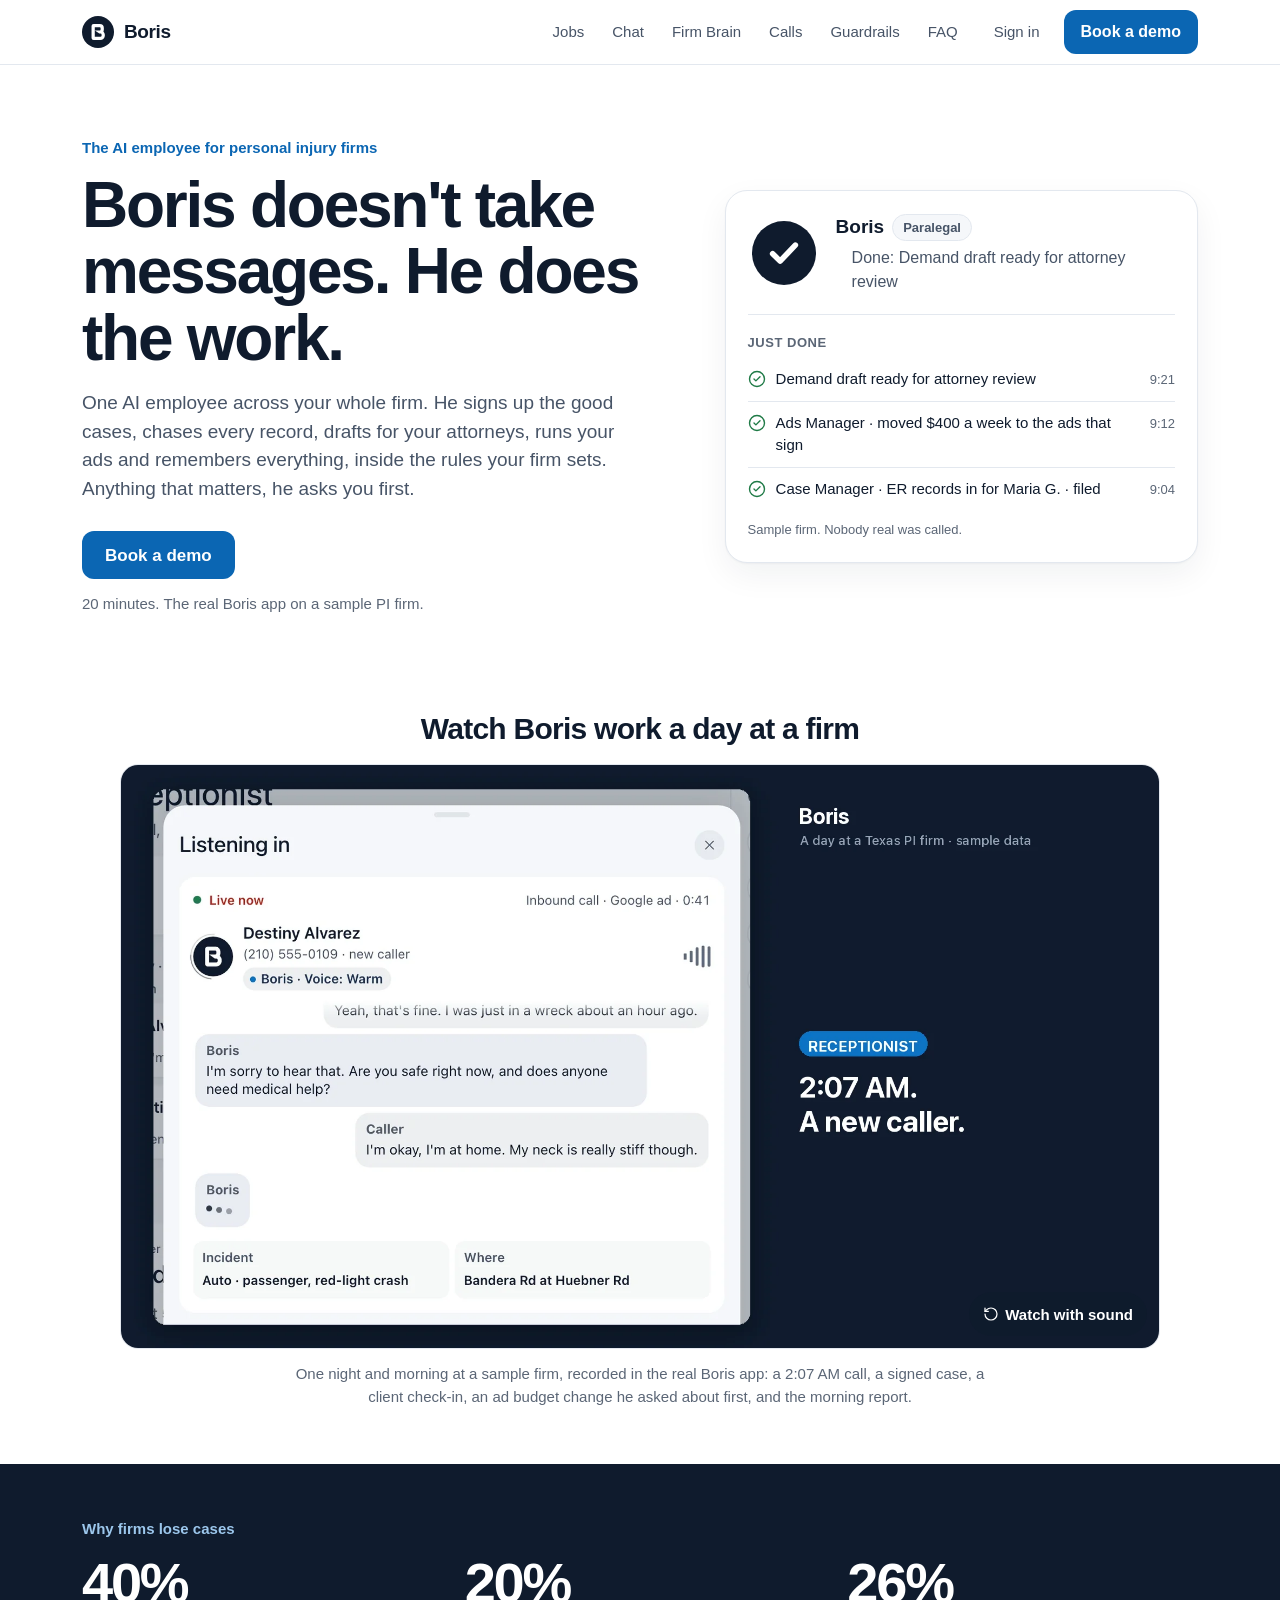
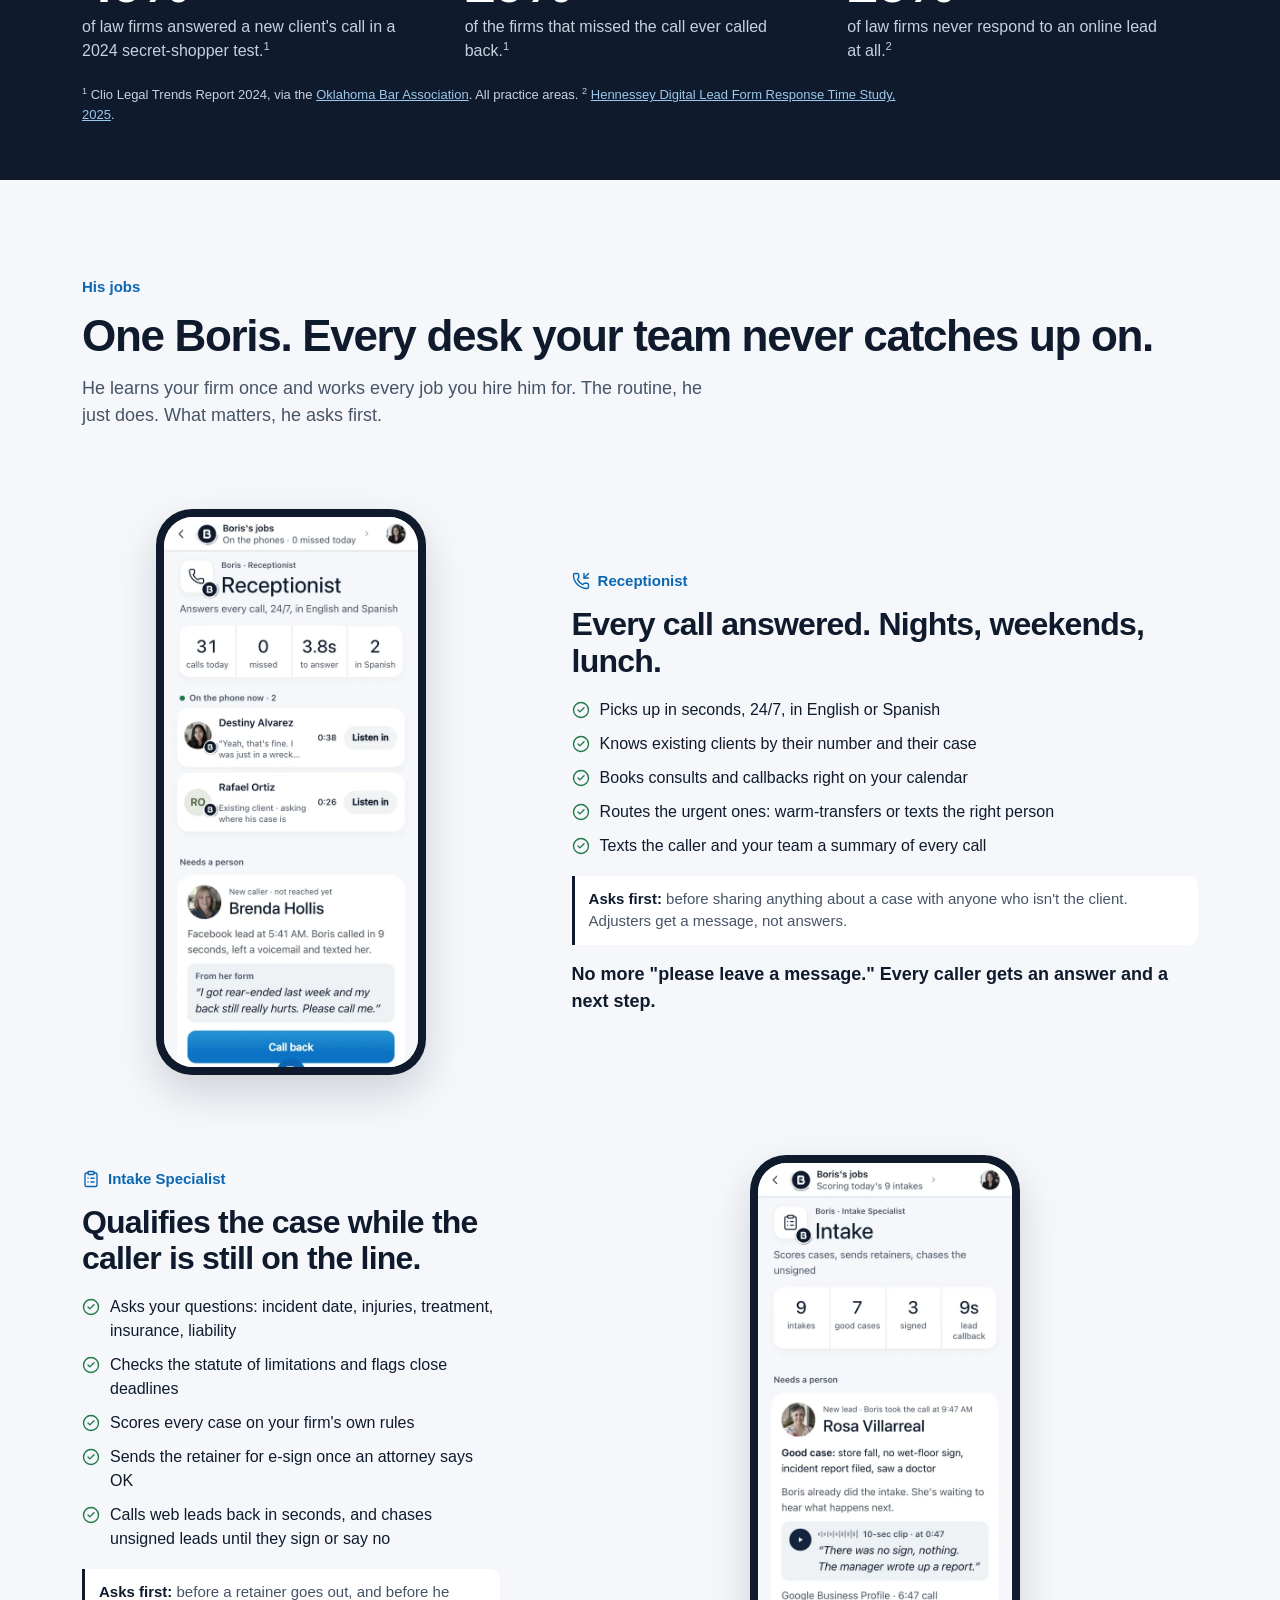
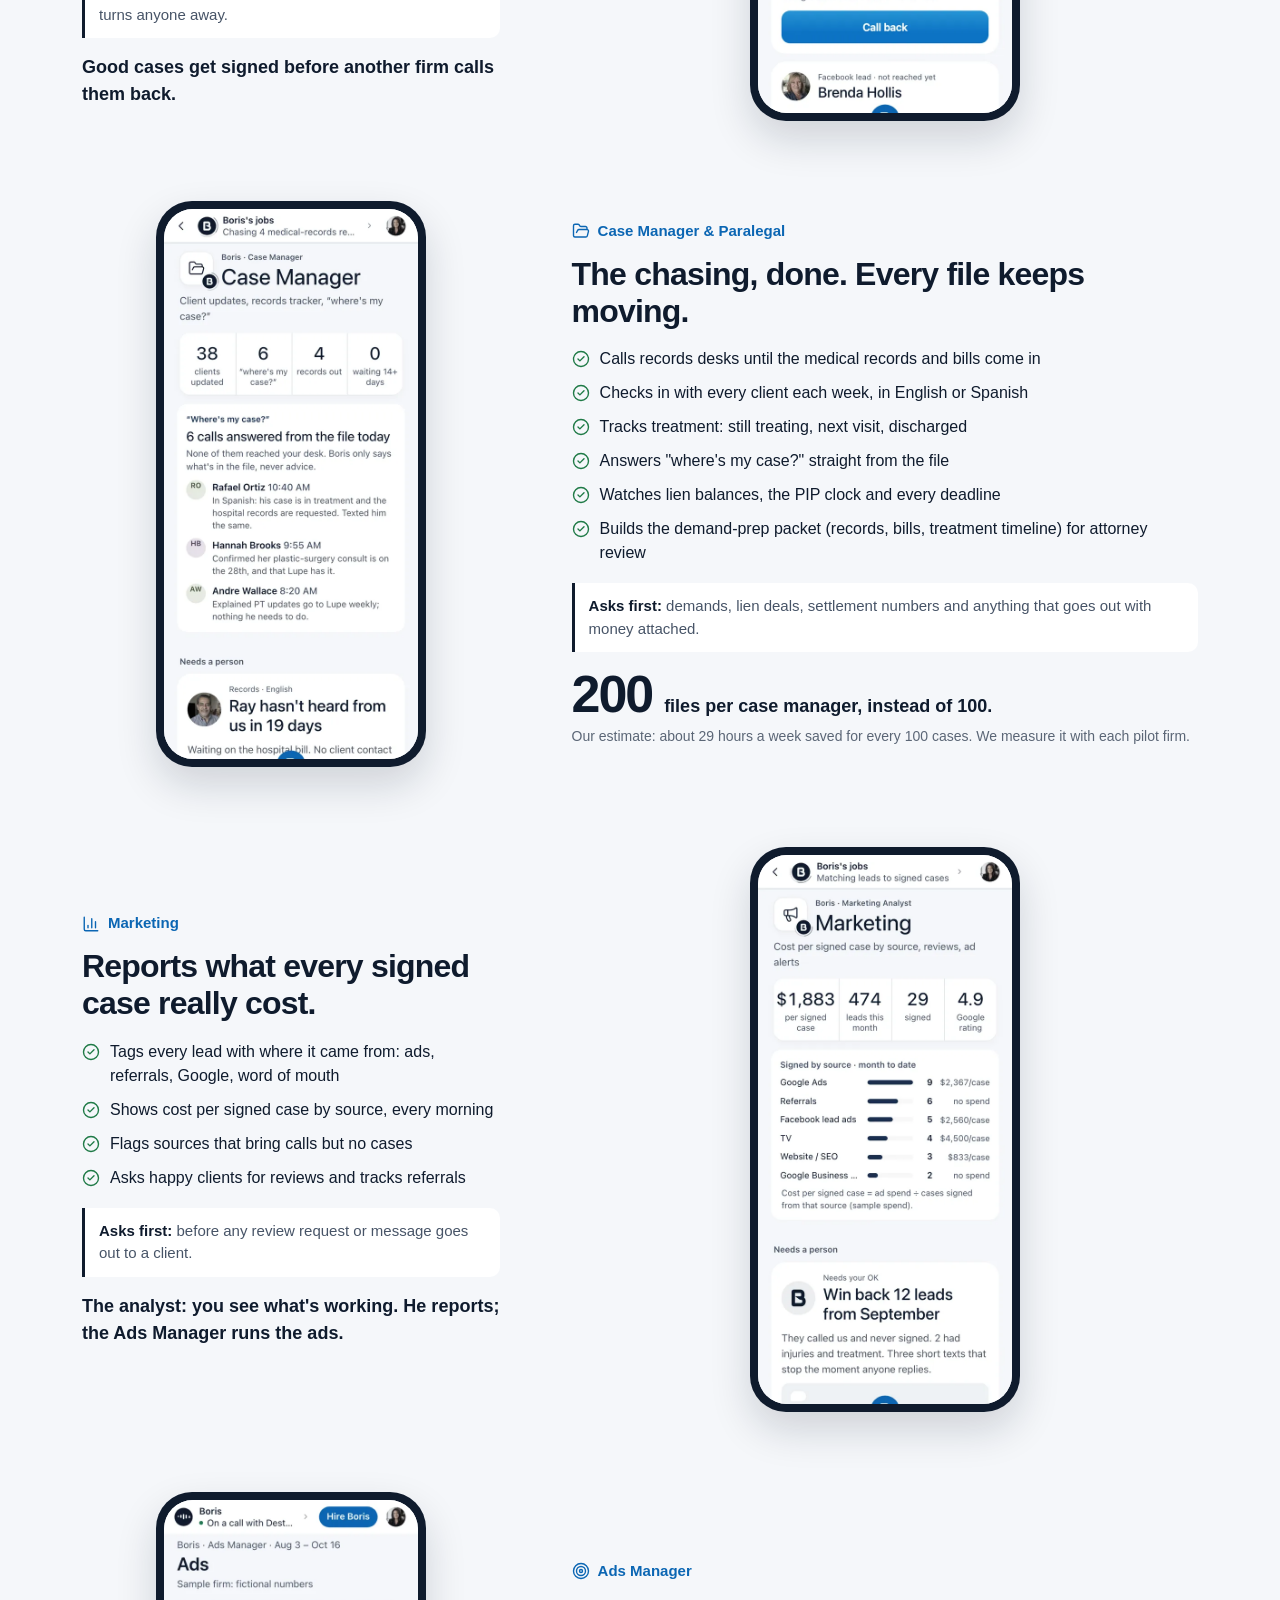
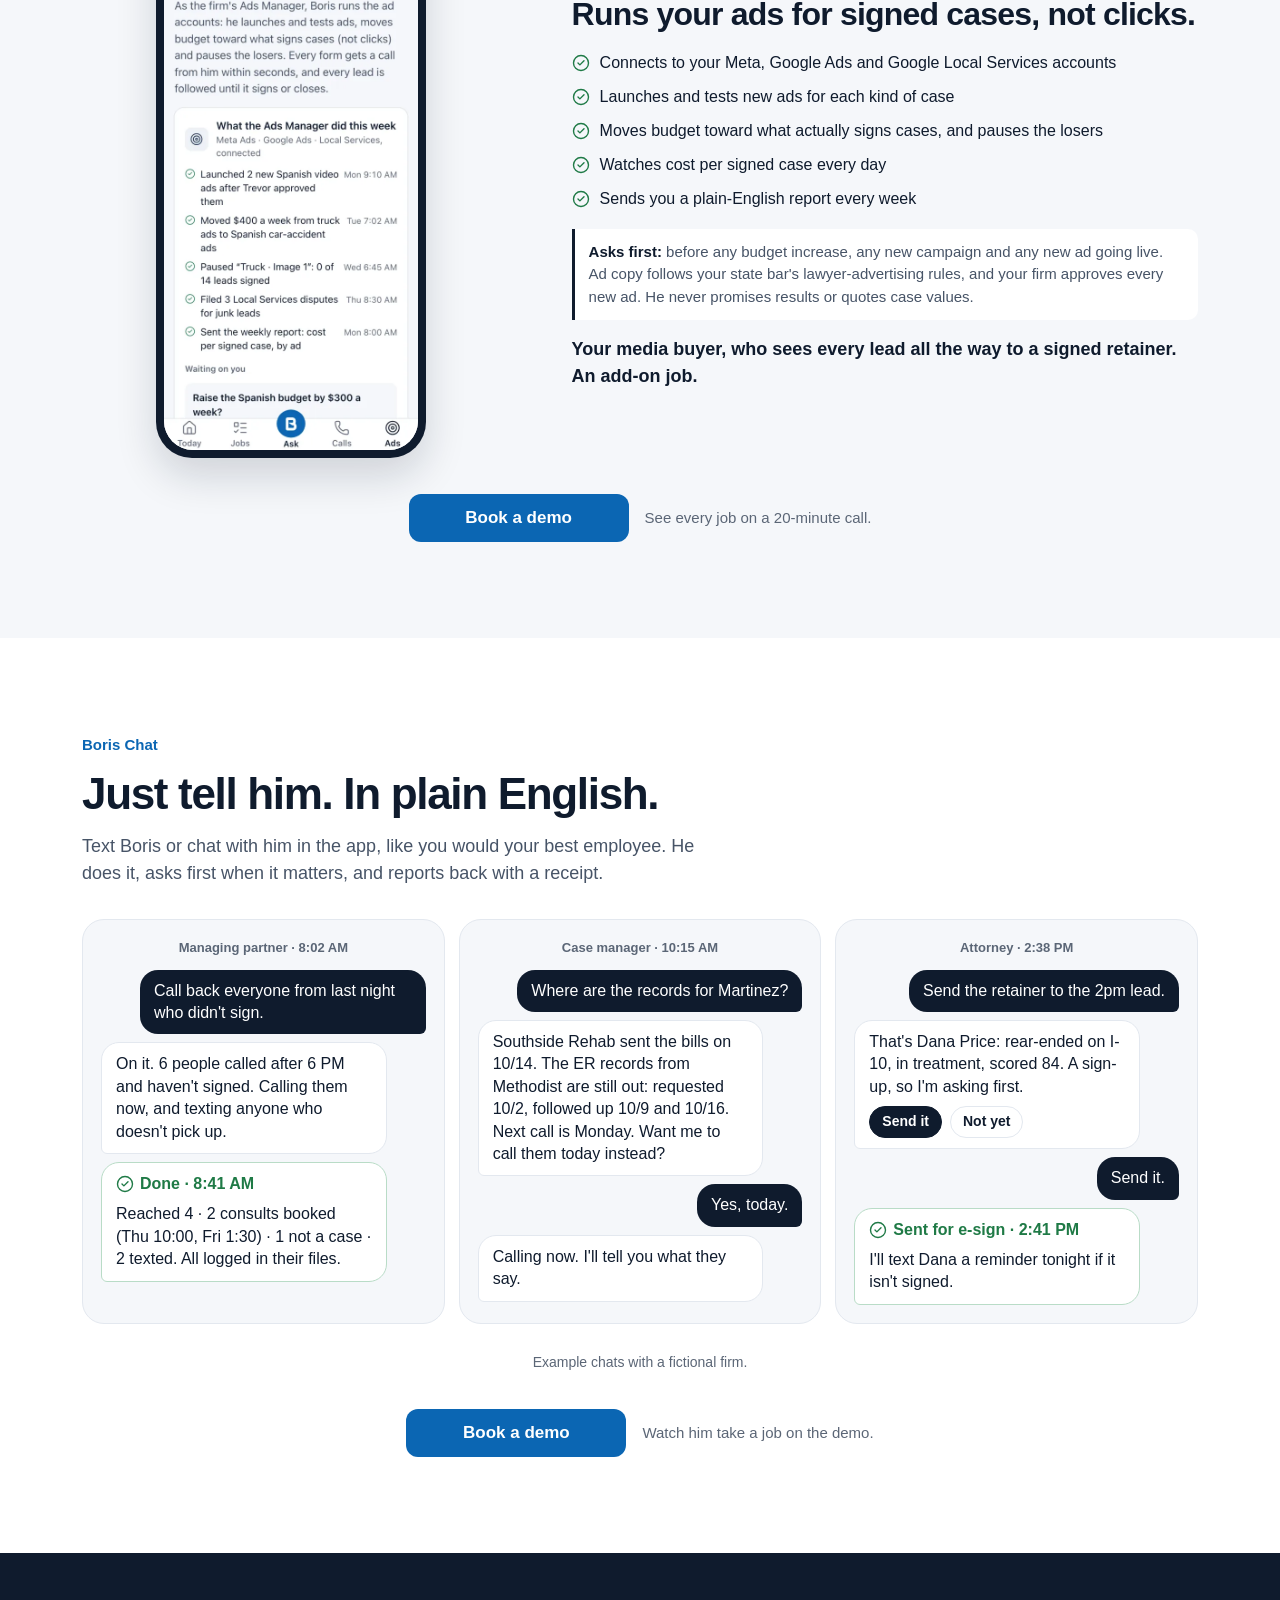
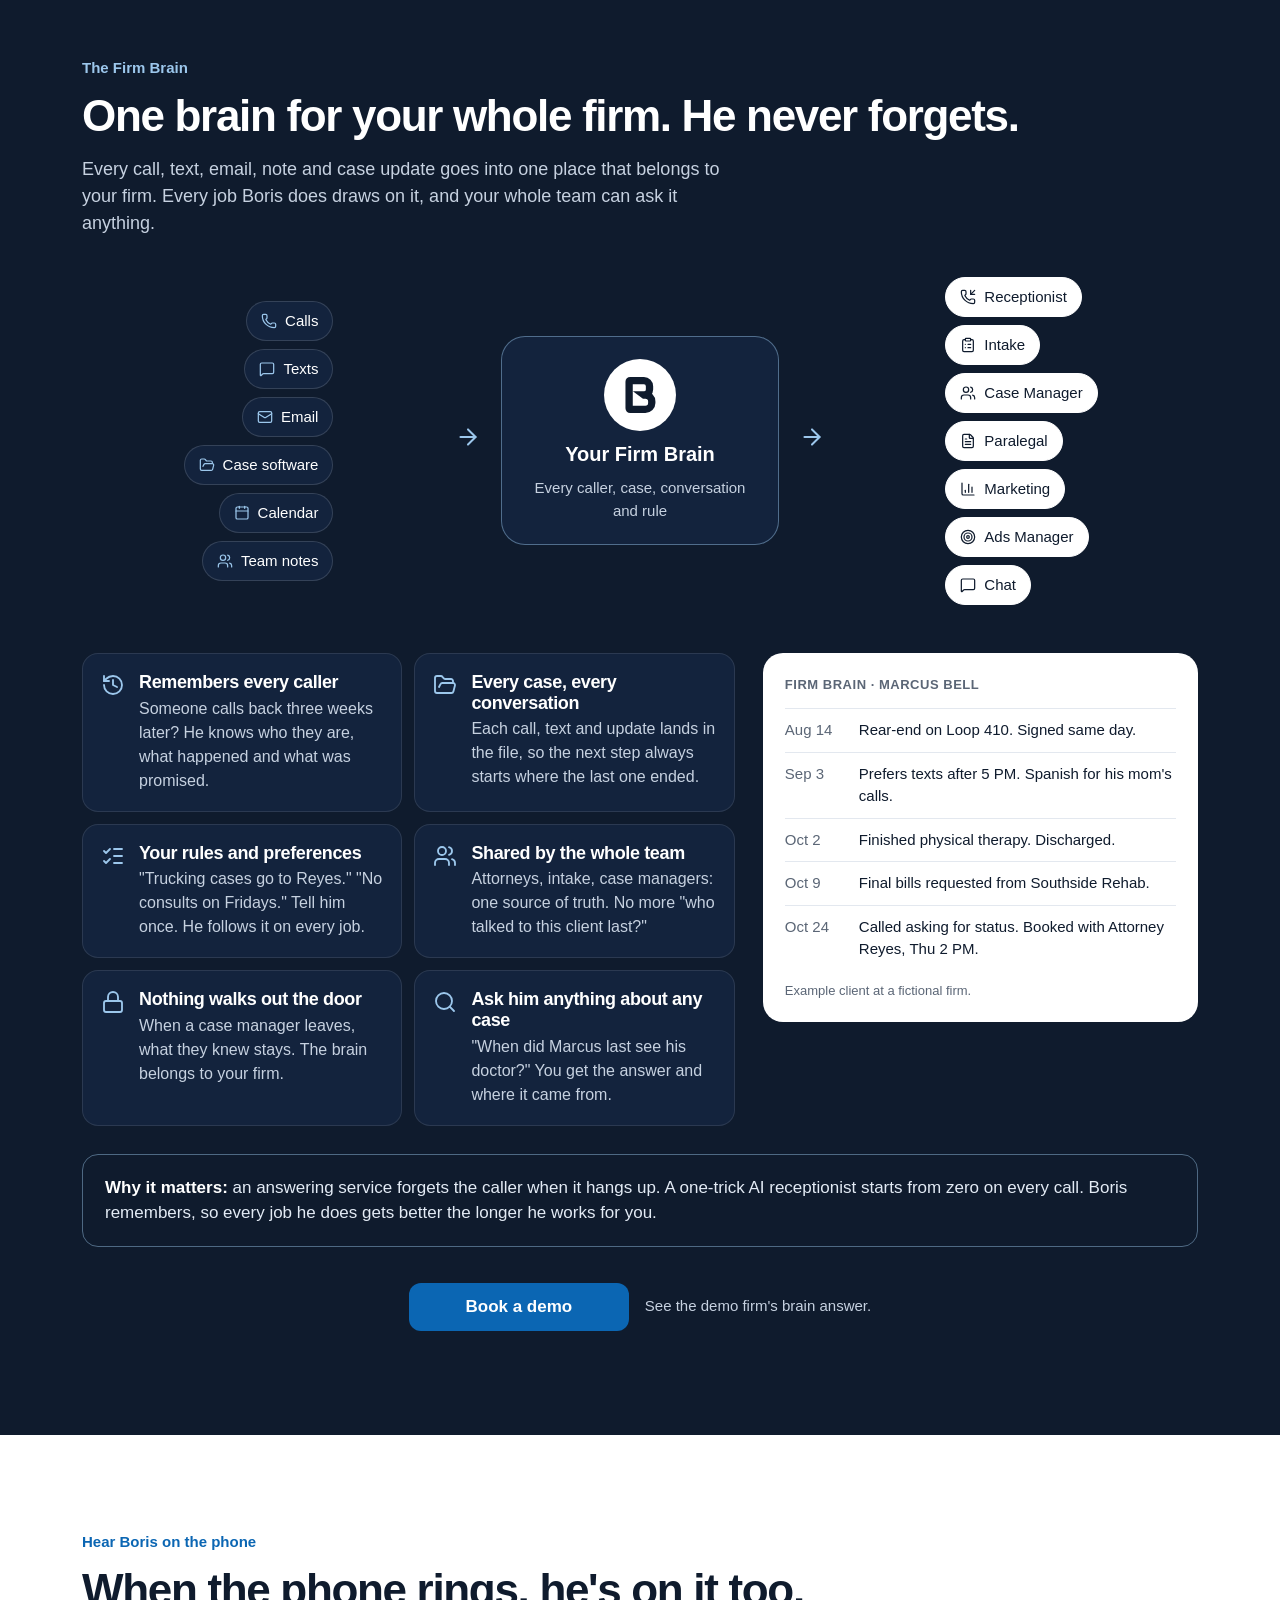
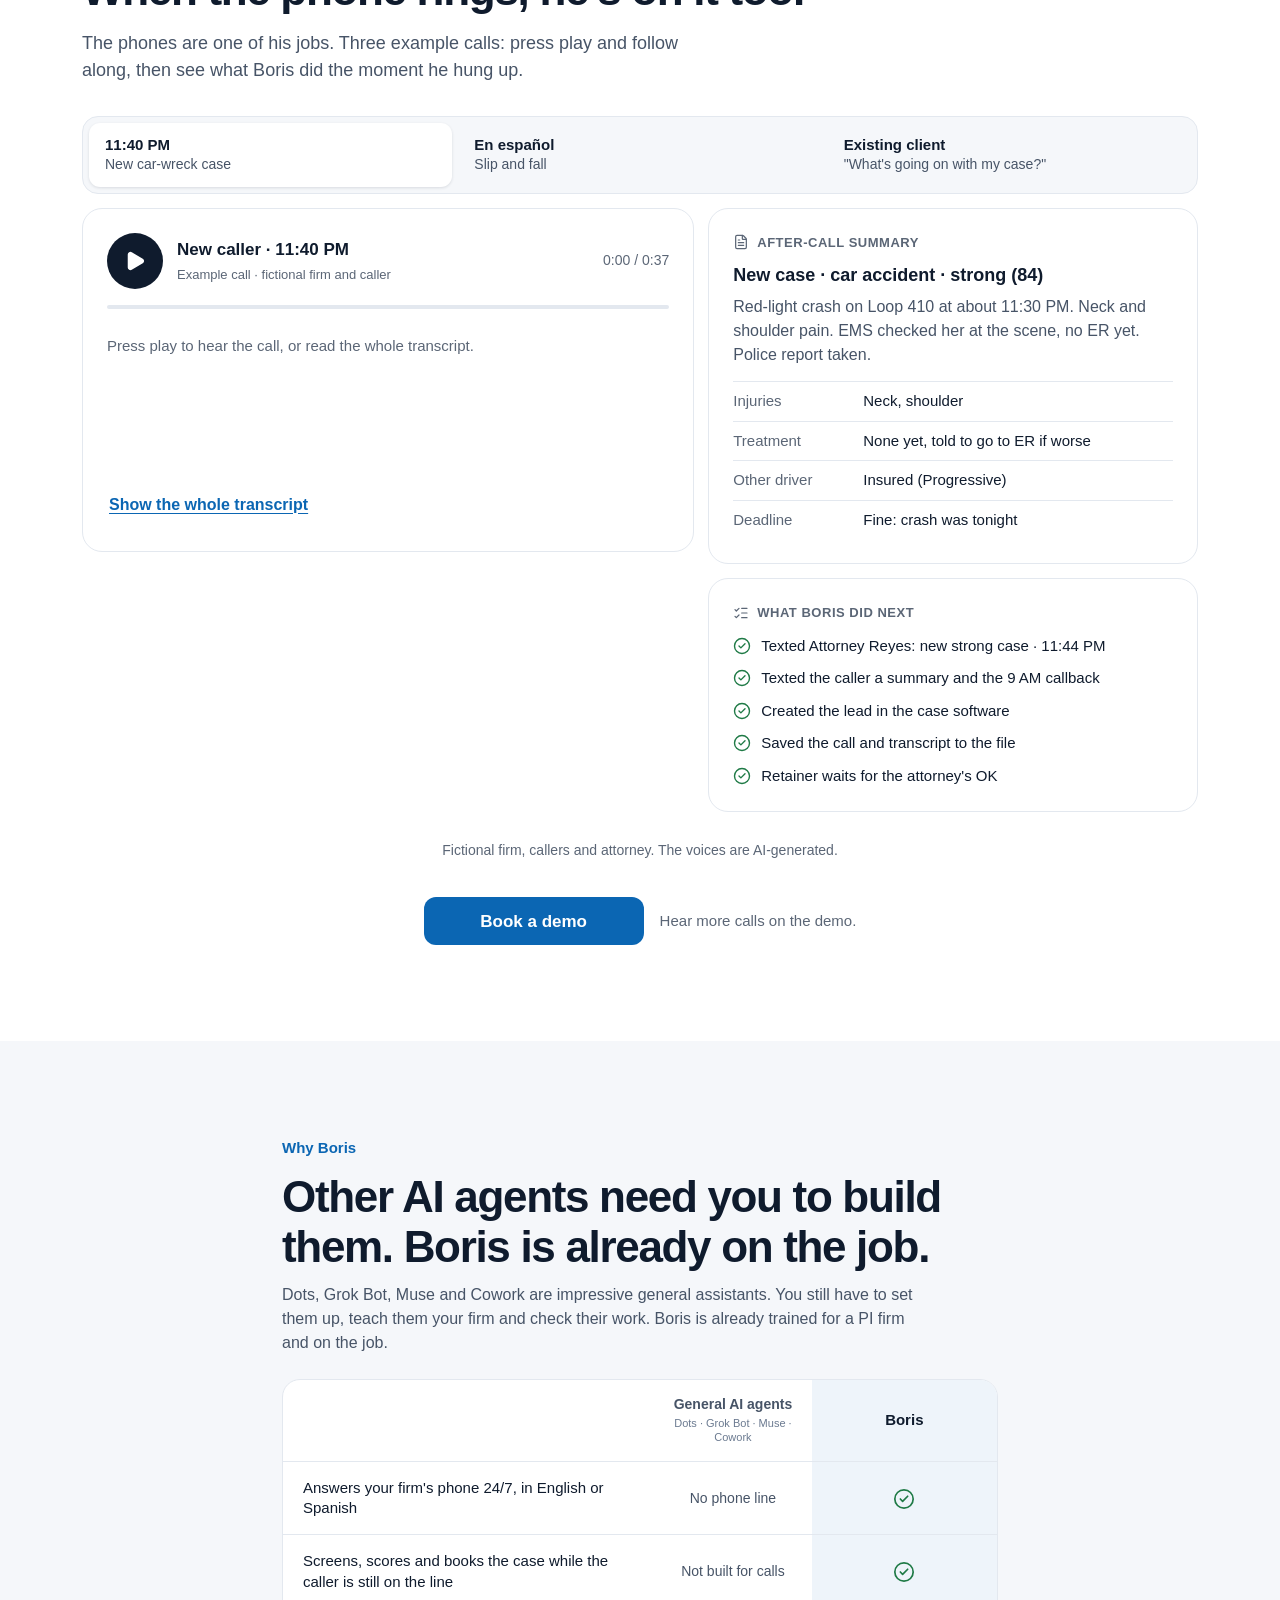
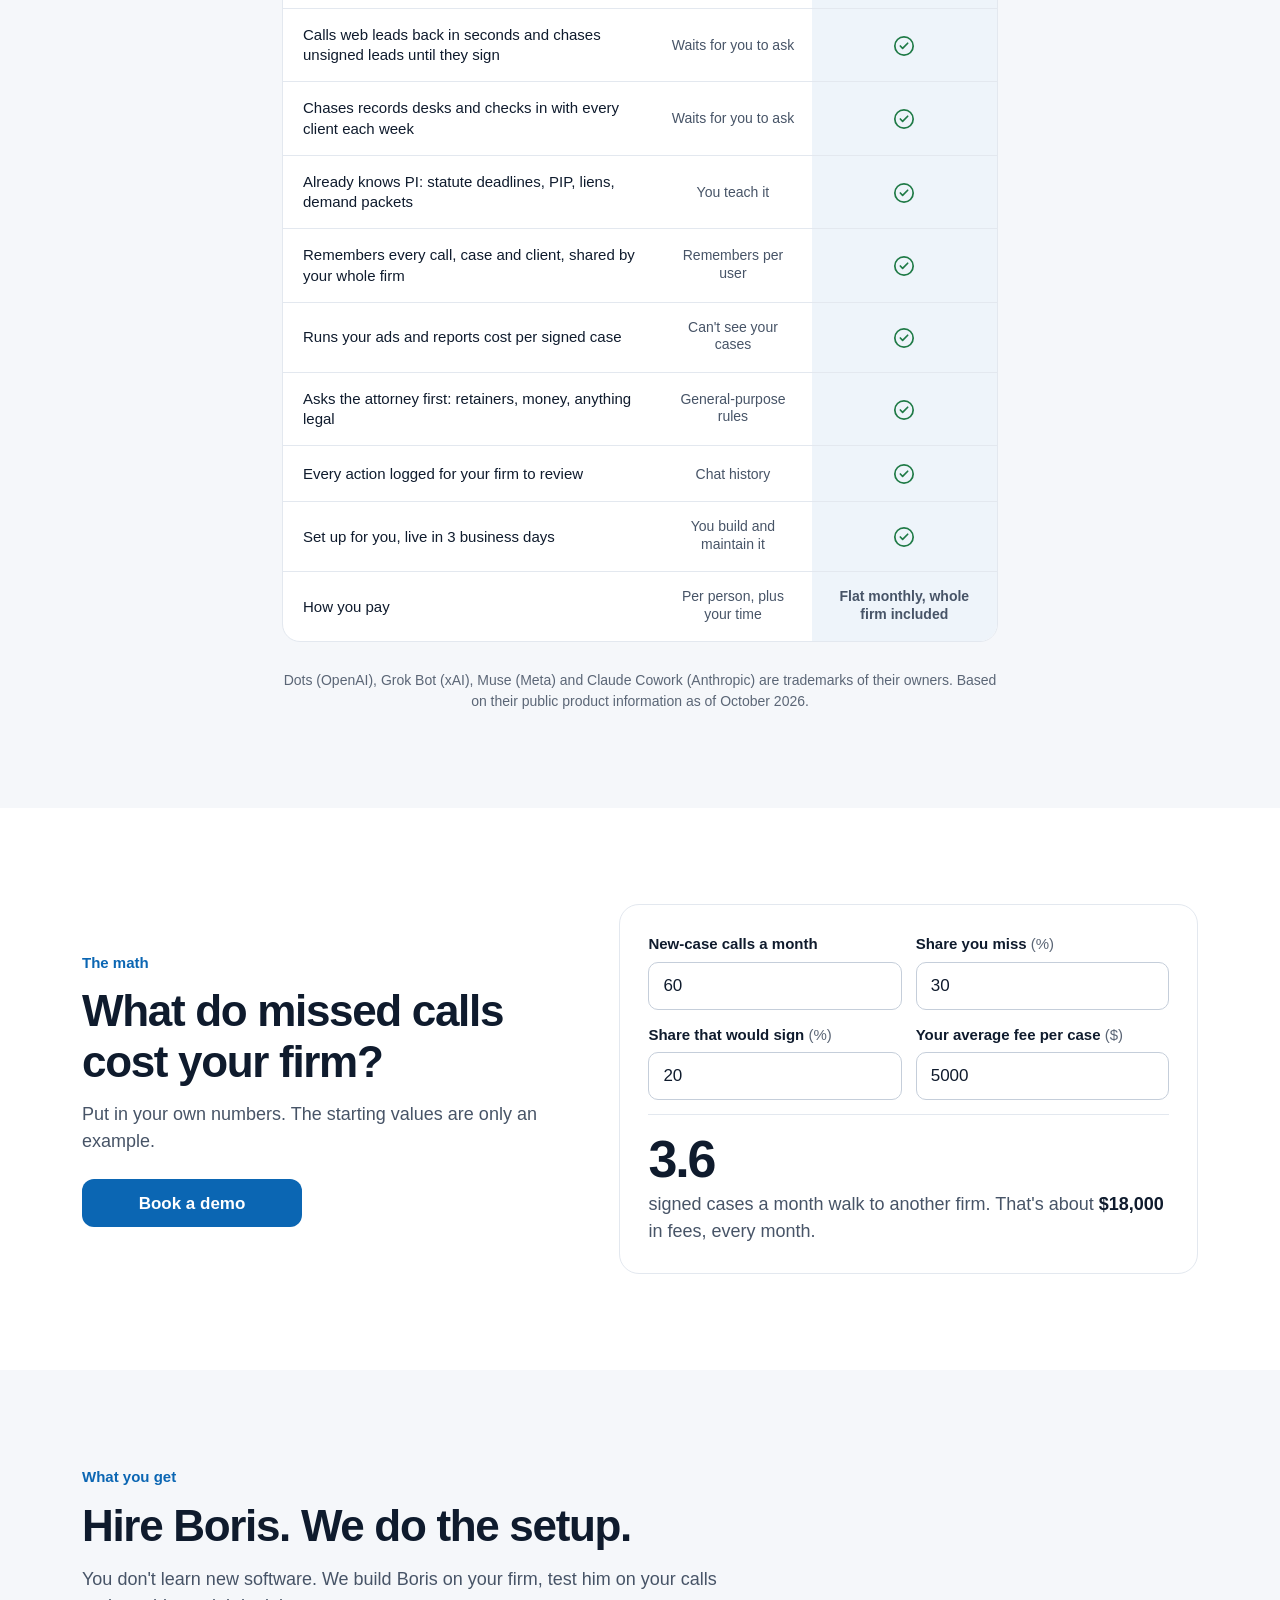
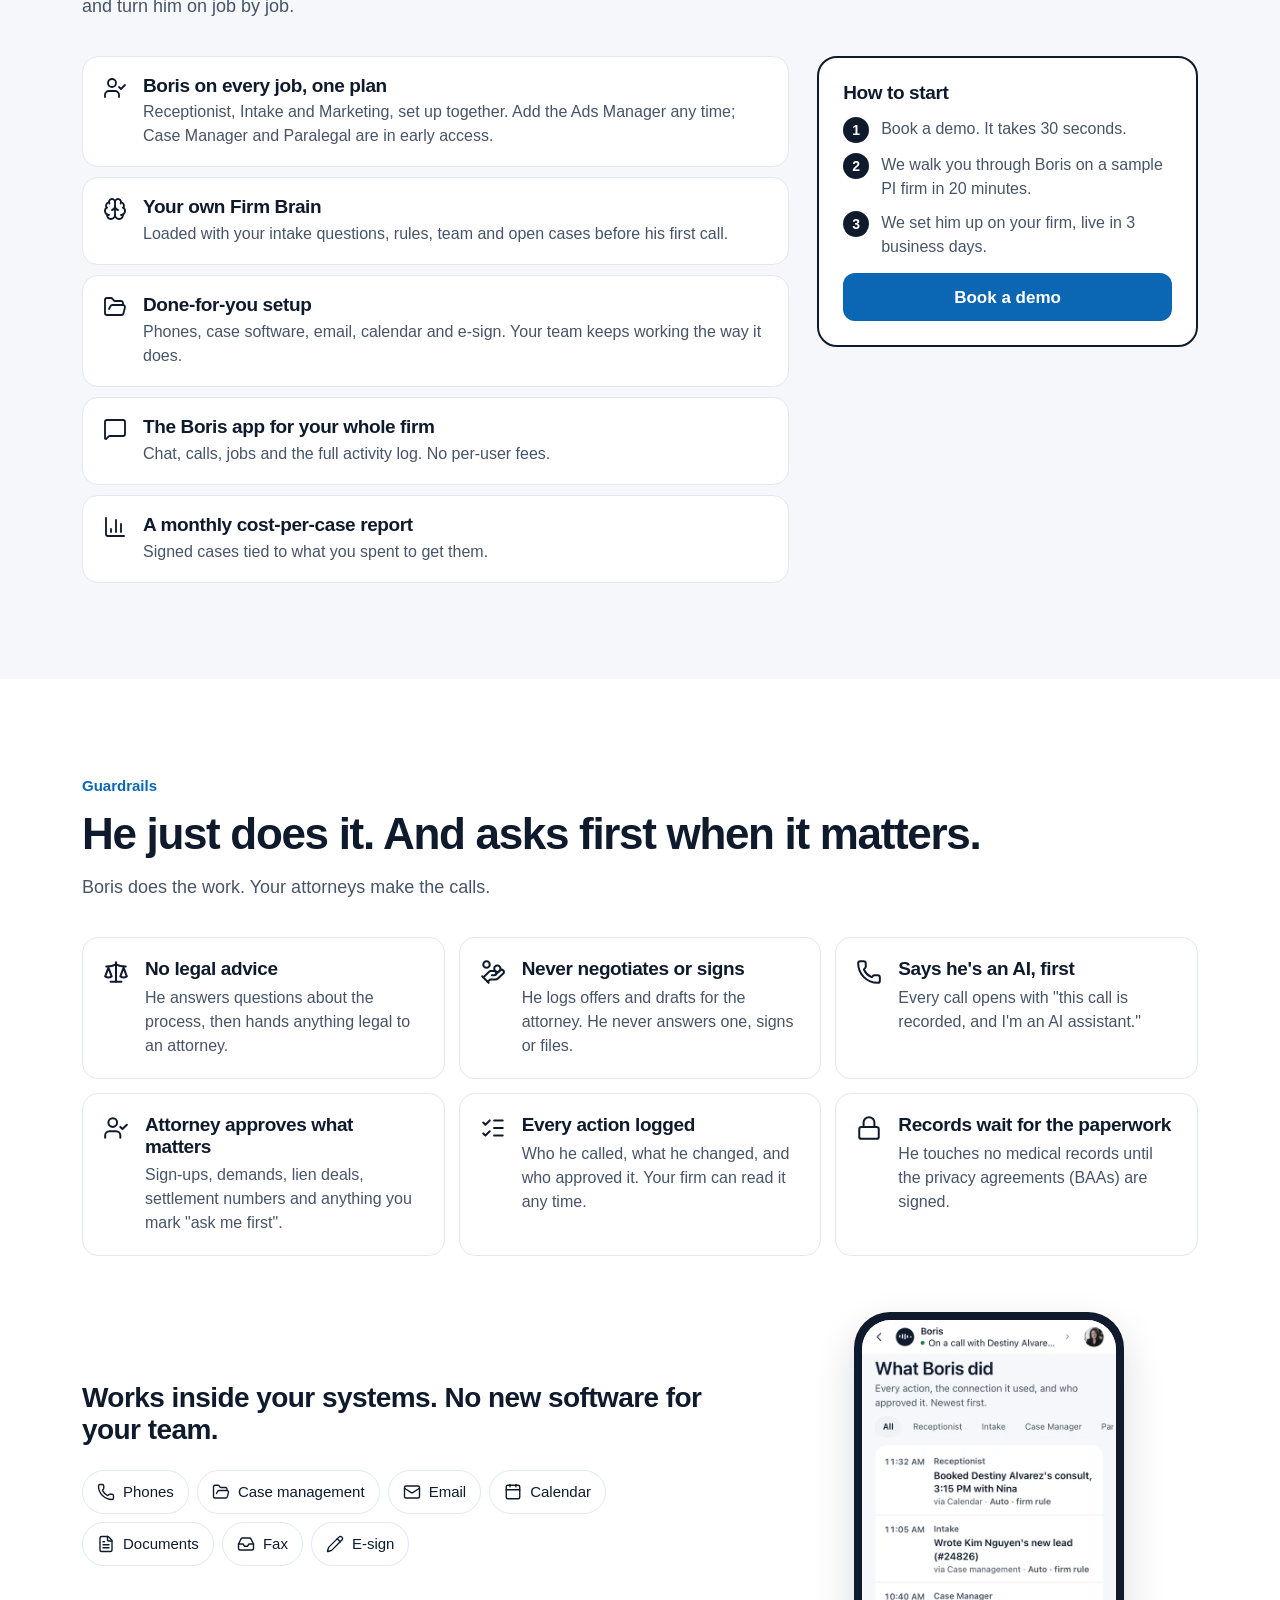
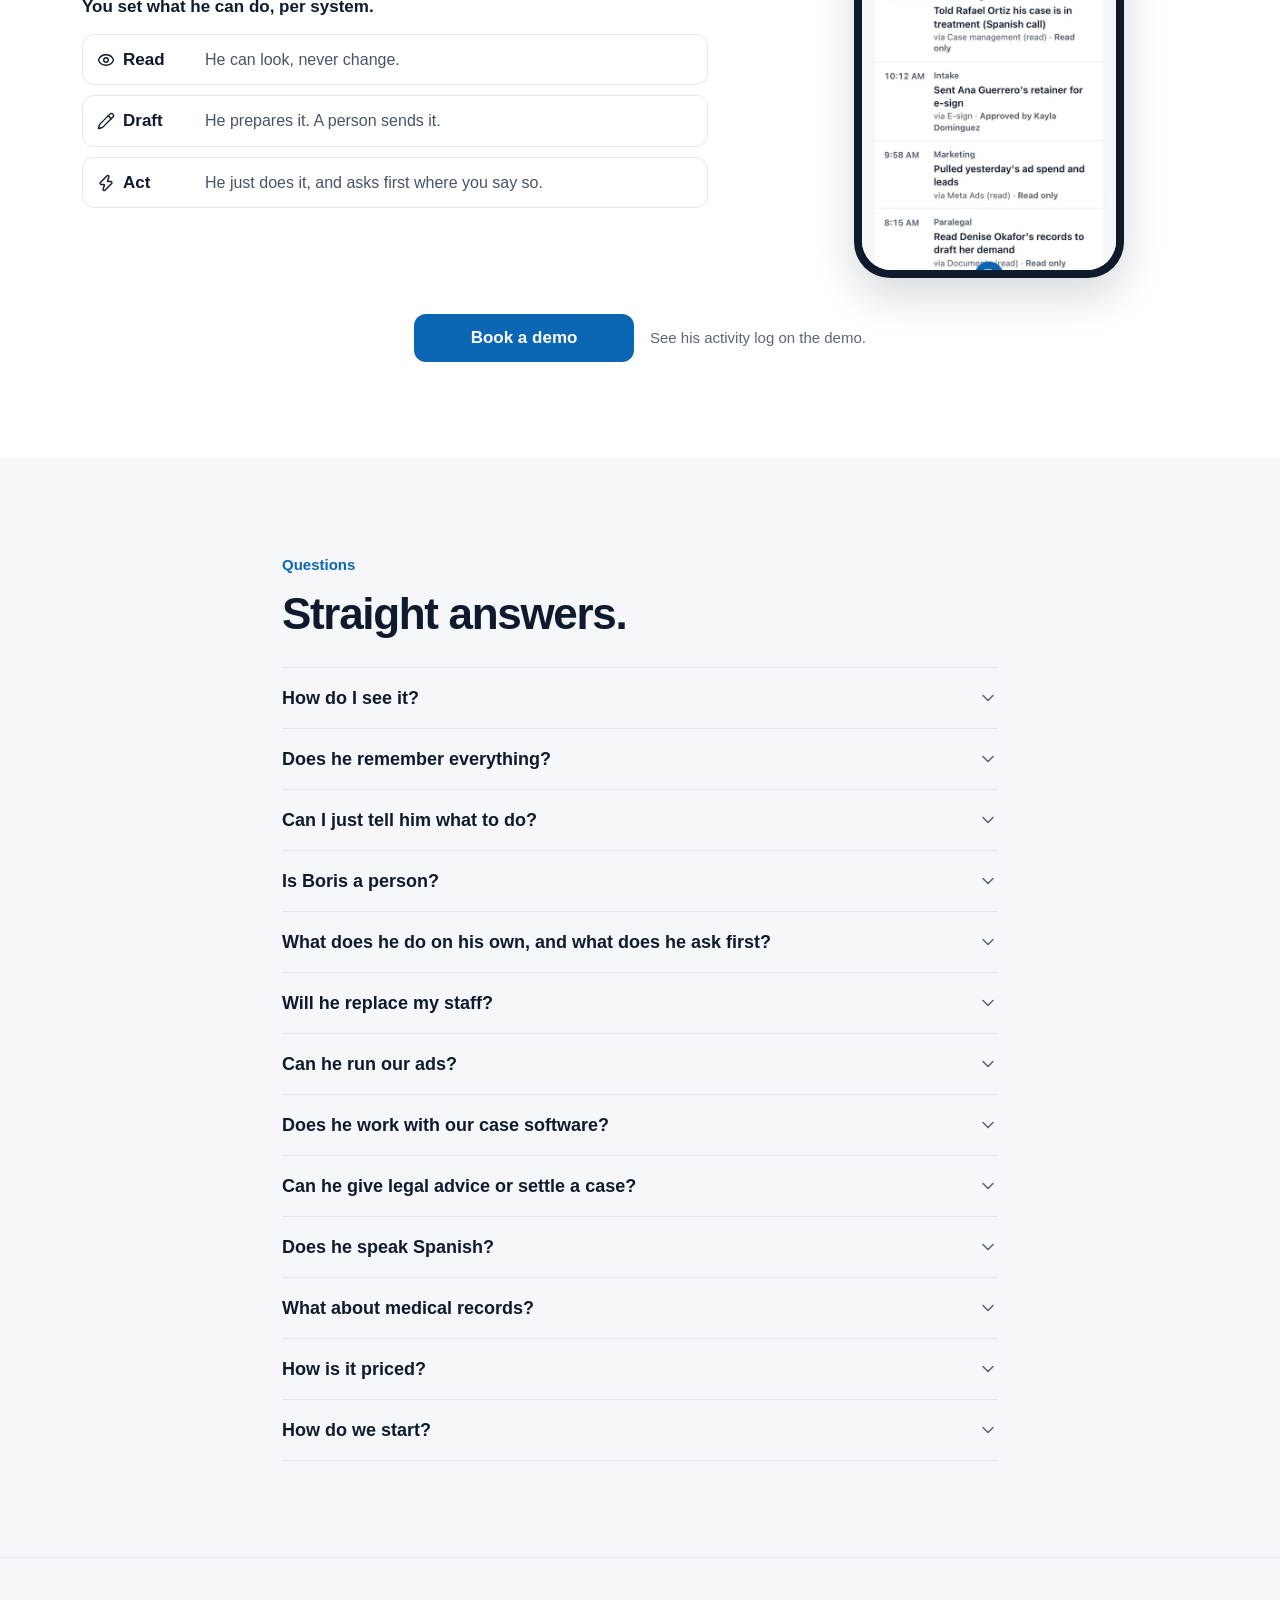
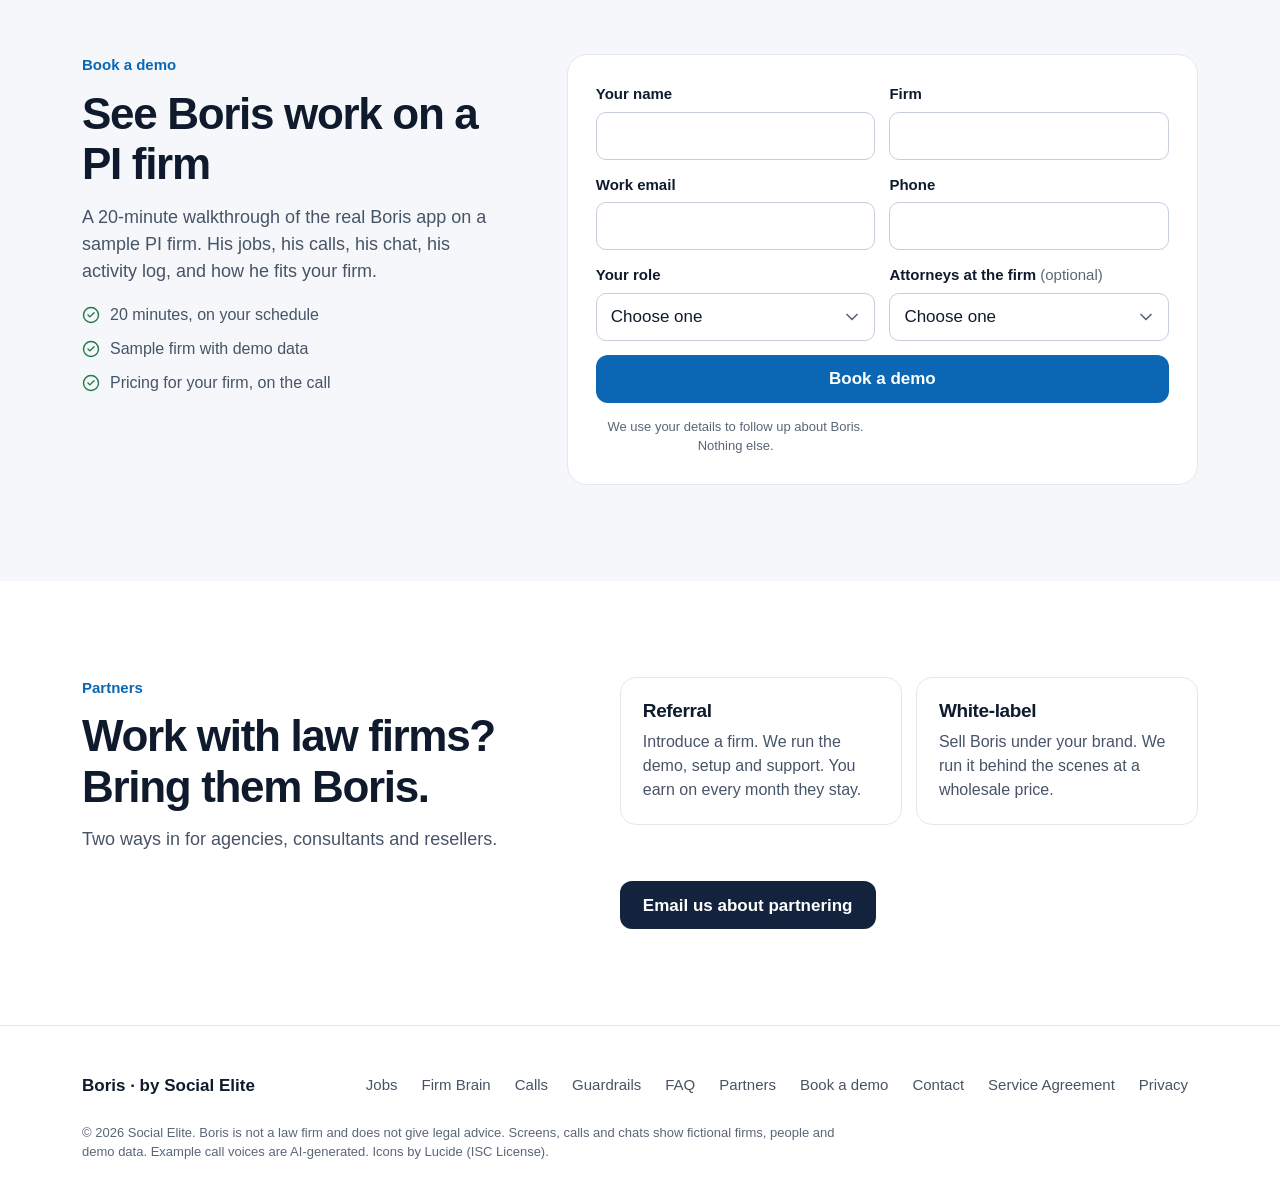
<file: index.html>
<!doctype html>
<html lang="en">
<head>
<meta charset="utf-8">
<meta name="viewport" content="width=device-width, initial-scale=1, viewport-fit=cover">
<title>Boris · The AI employee for personal injury firms</title>
<meta name="description" content="Boris is the AI employee for personal injury firms. One AI employee across your whole firm: intake, case management, paralegal work, marketing, your ads and the phones. Book a demo.">
<meta name="theme-color" content="#ffffff">
<meta name="color-scheme" content="light">
<meta property="og:type" content="website">
<meta property="og:title" content="Boris · The AI employee for personal injury firms">
<meta property="og:description" content="He answers every call, works every lead and chases every record. He just does it, and asks first when it matters.">
<meta property="og:image" content="https://hireboris.com/img/og.png">
<meta property="og:image:width" content="1200">
<meta property="og:image:height" content="630">
<meta name="twitter:card" content="summary_large_image">
<link rel="icon" href="favicon.svg" type="image/svg+xml">
<link rel="icon" href="favicon-32.png" sizes="32x32" type="image/png">
<link rel="apple-touch-icon" href="apple-touch-icon.png">
<link rel="stylesheet" href="styles.css">
<script src="config.js" defer></script>
<script src="site.js" defer></script>
</head>
<body>
<!--ICONS--><!-- Icons: Lucide (https://lucide.dev), ISC License, Copyright (c) Lucide Icons and Contributors --><svg width="0" height="0" style="position:absolute" aria-hidden="true"><symbol id="i-phone" viewBox="0 0 24 24"><path d="M13.832 16.568a1 1 0 0 0 1.213-.303l.355-.465A2 2 0 0 1 17 15h3a2 2 0 0 1 2 2v3a2 2 0 0 1-2 2A18 18 0 0 1 2 4a2 2 0 0 1 2-2h3a2 2 0 0 1 2 2v3a2 2 0 0 1-.8 1.6l-.468.351a1 1 0 0 0-.292 1.233 14 14 0 0 0 6.392 6.384"/></symbol><symbol id="i-phone-incoming" viewBox="0 0 24 24"><path d="M16 2v6h6"/><path d="m22 2-6 6"/><path d="M13.832 16.568a1 1 0 0 0 1.213-.303l.355-.465A2 2 0 0 1 17 15h3a2 2 0 0 1 2 2v3a2 2 0 0 1-2 2A18 18 0 0 1 2 4a2 2 0 0 1 2-2h3a2 2 0 0 1 2 2v3a2 2 0 0 1-.8 1.6l-.468.351a1 1 0 0 0-.292 1.233 14 14 0 0 0 6.392 6.384"/></symbol><symbol id="i-phone-outgoing" viewBox="0 0 24 24"><path d="m16 8 6-6"/><path d="M22 8V2h-6"/><path d="M13.832 16.568a1 1 0 0 0 1.213-.303l.355-.465A2 2 0 0 1 17 15h3a2 2 0 0 1 2 2v3a2 2 0 0 1-2 2A18 18 0 0 1 2 4a2 2 0 0 1 2-2h3a2 2 0 0 1 2 2v3a2 2 0 0 1-.8 1.6l-.468.351a1 1 0 0 0-.292 1.233 14 14 0 0 0 6.392 6.384"/></symbol><symbol id="i-clipboard-list" viewBox="0 0 24 24"><rect width="8" height="4" x="8" y="2" rx="1" ry="1"/><path d="M16 4h2a2 2 0 0 1 2 2v14a2 2 0 0 1-2 2H6a2 2 0 0 1-2-2V6a2 2 0 0 1 2-2h2"/><path d="M12 11h4"/><path d="M12 16h4"/><path d="M8 11h.01"/><path d="M8 16h.01"/></symbol><symbol id="i-folder-open" viewBox="0 0 24 24"><path d="m6 14 1.5-2.9A2 2 0 0 1 9.24 10H20a2 2 0 0 1 1.94 2.5l-1.54 6a2 2 0 0 1-1.95 1.5H4a2 2 0 0 1-2-2V5a2 2 0 0 1 2-2h3.9a2 2 0 0 1 1.69.9l.81 1.2a2 2 0 0 0 1.67.9H18a2 2 0 0 1 2 2v2"/></symbol><symbol id="i-megaphone" viewBox="0 0 24 24"><path d="M11 6a13 13 0 0 0 8.4-2.8A1 1 0 0 1 21 4v12a1 1 0 0 1-1.6.8A13 13 0 0 0 11 14H5a2 2 0 0 1-2-2V8a2 2 0 0 1 2-2z"/><path d="M6 14a12 12 0 0 0 2.4 7.2 2 2 0 0 0 3.2-2.4A8 8 0 0 1 10 14"/><path d="M8 6v8"/></symbol><symbol id="i-file-text" viewBox="0 0 24 24"><path d="M6 22a2 2 0 0 1-2-2V4a2 2 0 0 1 2-2h8a2.4 2.4 0 0 1 1.704.706l3.588 3.588A2.4 2.4 0 0 1 20 8v12a2 2 0 0 1-2 2z"/><path d="M14 2v5a1 1 0 0 0 1 1h5"/><path d="M10 9H8"/><path d="M16 13H8"/><path d="M16 17H8"/></symbol><symbol id="i-calendar" viewBox="0 0 24 24"><path d="M8 2v3"/><path d="M16 2v3"/><rect x="3" y="3" width="18" height="18" rx="2"/><path d="M3 9h18"/></symbol><symbol id="i-calendar-check" viewBox="0 0 24 24"><path d="M8 2v3"/><path d="M16 2v3"/><rect x="3" y="3" width="18" height="18" rx="2"/><path d="M3 9h18"/><path d="m9 15 2 2 4-4"/></symbol><symbol id="i-mail" viewBox="0 0 24 24"><path d="m22 7-8.991 5.727a2 2 0 0 1-2.009 0L2 7"/><rect x="2" y="4" width="20" height="16" rx="2"/></symbol><symbol id="i-eye" viewBox="0 0 24 24"><path d="M2.062 12.348a1 1 0 0 1 0-.696 10.75 10.75 0 0 1 19.876 0 1 1 0 0 1 0 .696 10.75 10.75 0 0 1-19.876 0"/><circle cx="12" cy="12" r="3"/></symbol><symbol id="i-pencil" viewBox="0 0 24 24"><path d="M21.174 6.812a1 1 0 0 0-3.986-3.987L3.842 16.174a2 2 0 0 0-.5.83l-1.321 4.352a.5.5 0 0 0 .623.622l4.353-1.32a2 2 0 0 0 .83-.497z"/><path d="m15 5 4 4"/></symbol><symbol id="i-zap" viewBox="0 0 24 24"><path d="M15.914 4a1.5 1.5 0 00-2.474-1.561l-9 9A1.5 1.5 0 005.5 14h4.002a.5.5 0 01.471.666L8.086 20a1.5 1.5 0 002.475 1.56l9-9A1.5 1.5 0 0018.5 10h-3.997a.5.5 0 01-.472-.667z"/></symbol><symbol id="i-list-checks" viewBox="0 0 24 24"><path d="M13 5h8"/><path d="M13 12h8"/><path d="M13 19h8"/><path d="m3 17 2 2 4-4"/><path d="m3 7 2 2 4-4"/></symbol><symbol id="i-shield-check" viewBox="0 0 24 24"><path d="M20 13c0 5-3.5 7.5-7.66 8.95a1 1 0 0 1-.67-.01C7.5 20.5 4 18 4 13V6a1 1 0 0 1 1-1c2 0 4.5-1.2 6.24-2.72a1.17 1.17 0 0 1 1.52 0C14.51 3.81 17 5 19 5a1 1 0 0 1 1 1z"/><path d="m9 12 2 2 4-4"/></symbol><symbol id="i-circle-check" viewBox="0 0 24 24"><circle cx="12" cy="12" r="10"/><path d="m16 9-5.5 5.5L8 12"/></symbol><symbol id="i-languages" viewBox="0 0 24 24"><path d="m5 8 6 6"/><path d="m4 14 6-6 2-3"/><path d="M2 5h12"/><path d="M7 2h1"/><path d="m22 22-5-10-5 10"/><path d="M14 18h6"/></symbol><symbol id="i-clock" viewBox="0 0 24 24"><circle cx="12" cy="12" r="10"/><path d="M12 6v6l4 2"/></symbol><symbol id="i-scale" viewBox="0 0 24 24"><path d="M12 3v18"/><path d="m19 8 3 8a5 5 0 0 1-6 0zV7"/><path d="M3 7h1a17 17 0 0 0 8-2 17 17 0 0 0 8 2h1"/><path d="m5 8 3 8a5 5 0 0 1-6 0zV7"/><path d="M7 21h10"/></symbol><symbol id="i-send" viewBox="0 0 24 24"><path d="M14.536 21.686a.5.5 0 0 0 .937-.024l6.5-19a.496.496 0 0 0-.635-.635l-19 6.5a.5.5 0 0 0-.024.937l7.93 3.18a2 2 0 0 1 1.112 1.11z"/><path d="m21.854 2.147-10.94 10.939"/></symbol><symbol id="i-user-check" viewBox="0 0 24 24"><path d="m16 11 2 2 4-4"/><path d="M16 21v-2a4 4 0 0 0-4-4H6a4 4 0 0 0-4 4v2"/><circle cx="9" cy="7" r="4"/></symbol><symbol id="i-hourglass" viewBox="0 0 24 24"><path d="M5 22h14"/><path d="M5 2h14"/><path d="M17 22v-4.172a2 2 0 0 0-.586-1.414L12 12l-4.414 4.414A2 2 0 0 0 7 17.828V22"/><path d="M7 2v4.172a2 2 0 0 0 .586 1.414L12 12l4.414-4.414A2 2 0 0 0 17 6.172V2"/></symbol><symbol id="i-inbox" viewBox="0 0 24 24"><polyline points="22 12 16 12 14 15 10 15 8 12 2 12"/><path d="M5.45 5.11 2 12v6a2 2 0 0 0 2 2h16a2 2 0 0 0 2-2v-6l-3.45-6.89A2 2 0 0 0 16.76 4H7.24a2 2 0 0 0-1.79 1.11z"/></symbol><symbol id="i-lock" viewBox="0 0 24 24"><rect width="18" height="11" x="3" y="11" rx="2" ry="2"/><path d="M7 11V7a5 5 0 0 1 10 0v4"/></symbol><symbol id="i-hand-coins" viewBox="0 0 24 24"><path d="M11 15h2a2 2 0 1 0 0-4h-3c-.6 0-1.1.2-1.4.6L3 17"/><path d="m7 21 1.6-1.4c.3-.4.8-.6 1.4-.6h4c1.1 0 2.1-.4 2.8-1.2l4.6-4.4a2 2 0 0 0-2.75-2.91l-4.2 3.9"/><path d="m2 16 6 6"/><circle cx="16" cy="9" r="2.9"/><circle cx="6" cy="5" r="3"/></symbol><symbol id="i-chart-column" viewBox="0 0 24 24"><path d="M3 3v16a2 2 0 0 0 2 2h16"/><path d="M18 17V9"/><path d="M13 17V5"/><path d="M8 17v-3"/></symbol><symbol id="i-message-square" viewBox="0 0 24 24"><path d="M22 17a2 2 0 0 1-2 2H6.828a2 2 0 0 0-1.414.586l-2.202 2.202A.71.71 0 0 1 2 21.286V5a2 2 0 0 1 2-2h16a2 2 0 0 1 2 2z"/></symbol><symbol id="i-arrow-right" viewBox="0 0 24 24"><path d="M5 12h14"/><path d="m12 5 7 7-7 7"/></symbol><symbol id="i-chevron-down" viewBox="0 0 24 24"><path d="m6 9 6 6 6-6"/></symbol><symbol id="i-x" viewBox="0 0 24 24"><path d="M18 6 6 18"/><path d="m6 6 12 12"/></symbol><symbol id="i-users" viewBox="0 0 24 24"><path d="M16 21v-2a4 4 0 0 0-4-4H6a4 4 0 0 0-4 4v2"/><path d="M16 3.128a4 4 0 0 1 0 7.744"/><path d="M22 21v-2a4 4 0 0 0-3-3.87"/><circle cx="9" cy="7" r="4"/></symbol><symbol id="i-timer" viewBox="0 0 24 24"><line x1="10" x2="14" y1="2" y2="2"/><line x1="12" x2="15" y1="14" y2="11"/><circle cx="12" cy="14" r="8"/></symbol><symbol id="i-bell" viewBox="0 0 24 24"><path d="M10.268 21a2 2 0 0 0 3.464 0"/><path d="M3.262 15.326A1 1 0 0 0 4 17h16a1 1 0 0 0 .74-1.673C19.41 13.956 18 12.499 18 8A6 6 0 0 0 6 8c0 4.499-1.411 5.956-2.738 7.326"/></symbol><symbol id="i-play" viewBox="0 0 24 24"><path d="M5 5a2 2 0 0 1 3.008-1.728l11.997 6.998a2 2 0 0 1 .003 3.458l-12 7A2 2 0 0 1 5 19z"/></symbol><symbol id="i-brain" viewBox="0 0 24 24"><path d="M12 18V5"/><path d="M15 13a4.17 4.17 0 0 1-3-4 4.17 4.17 0 0 1-3 4"/><path d="M17.598 6.5A3 3 0 1 0 12 5a3 3 0 1 0-5.598 1.5"/><path d="M17.997 5.125a4 4 0 0 1 2.526 5.77"/><path d="M18 18a4 4 0 0 0 2-7.464"/><path d="M19.967 17.483A4 4 0 1 1 12 18a4 4 0 1 1-7.967-.517"/><path d="M6 18a4 4 0 0 1-2-7.464"/><path d="M6.003 5.125a4 4 0 0 0-2.526 5.77"/></symbol><symbol id="i-pause" viewBox="0 0 24 24"><rect x="14" y="3" width="5" height="18" rx="1"/><rect x="5" y="3" width="5" height="18" rx="1"/></symbol><symbol id="i-history" viewBox="0 0 24 24"><path d="M3 12a9 9 0 1 0 9-9 9.75 9.75 0 0 0-6.74 2.74L3 8"/><path d="M3 3v5h5"/><path d="M12 7v5l4 2"/></symbol><symbol id="i-external-link" viewBox="0 0 24 24"><path d="M15 3h6v6"/><path d="M10 14 21 3"/><path d="M18 13v6a2 2 0 0 1-2 2H5a2 2 0 0 1-2-2V8a2 2 0 0 1 2-2h3"/></symbol><symbol id="i-search" viewBox="0 0 24 24"><circle cx="11" cy="11" r="8"/><path d="m21 21-4.3-4.3"/></symbol><symbol id="i-target" viewBox="0 0 24 24"><circle cx="12" cy="12" r="10"/><circle cx="12" cy="12" r="6"/><circle cx="12" cy="12" r="2"/></symbol><symbol id="i-rotate" viewBox="0 0 24 24"><path d="M3 12a9 9 0 1 0 9-9 9.75 9.75 0 0 0-6.74 2.74L3 8"/><path d="M3 3v5h5"/></symbol></svg><!--/ICONS-->
<a class="skip" href="#main">Skip to content</a>

<header class="top">
  <div class="wrap top__in">
    <a class="brand" href="#top" aria-label="Boris, back to top">
      <span class="bm bm--idle" style="--s:32px" aria-hidden="true"><svg viewBox="0 0 48 48" width="32" height="32"><circle class="bm__orb" cx="24" cy="24" r="24"/><g class="bm__b"><path d="M74 0H294A146 146 0 0 1 440 146V198A146 146 0 0 1 294 344H0V74A74 74 0 0 1 74 0ZM0 228H316A160 160 0 0 1 476 388V412A160 160 0 0 1 316 572H74A74 74 0 0 1 0 498V228ZM116 116V228H294A30 30 0 0 0 324 198V146A30 30 0 0 0 294 116ZM116 344V456H316A44 44 0 0 0 360 412V388A44 44 0 0 0 316 344ZM116 228L116 344L278.08 344L118 228ZM116 228L116 344L278.08 344L118 228Z" transform="translate(14.31 12) scale(0.04196)"/></g></svg></span>
      <span class="brand__name">Boris</span>
    </a>
    <nav class="top__nav" aria-label="Sections">
      <a href="#jobs">Jobs</a>
      <a href="#chat">Chat</a>
      <a href="#brain">Firm Brain</a>
      <a href="#calls">Calls</a>
      <a href="#trust">Guardrails</a>
      <a href="#faq">FAQ</a>
    </nav>
    <a class="top__signin" href="https://app.hireboris.com">Sign in</a>
    <a class="btn btn--primary btn--sm top__cta" href="#try" data-cta="try">Book a demo</a>
  </div>
</header>

<main id="main">

<!-- 1 · hero: the dream outcome + one next step -->
<section class="hero" id="top">
  <div class="wrap hero__in">
    <div class="hero__copy">
      <p class="eyebrow">The AI employee for personal injury firms</p>
      <h1>Boris doesn't take messages. He does the work.</h1>
      <p class="lede">One AI employee across your whole firm. He signs up the good cases, chases every record, drafts for your attorneys, runs your ads and remembers everything, inside the rules your firm sets. Anything that matters, he asks you first.</p>
      <div class="cta-row">
        <a class="btn btn--primary" href="#try" data-cta="try">Book a demo</a>
      </div>
      <p class="hero__note">20 minutes. The real Boris app on a sample PI firm.</p>
    </div>

    <div class="live" aria-label="What Boris is doing right now (sample firm)">
      <div class="live__head">
        <span class="bm bm--idle live__mark" id="liveMark" style="--s:64px" role="img" aria-label="Boris"><svg viewBox="0 0 48 48" width="64" height="64" aria-hidden="true"><circle class="bm__orb" cx="24" cy="24" r="24"/><g class="bm__b"><path d="M74 0H294A146 146 0 0 1 440 146V198A146 146 0 0 1 294 344H0V74A74 74 0 0 1 74 0ZM0 228H316A160 160 0 0 1 476 388V412A160 160 0 0 1 316 572H74A74 74 0 0 1 0 498V228ZM116 116V228H294A30 30 0 0 0 324 198V146A30 30 0 0 0 294 116ZM116 344V456H316A44 44 0 0 0 360 412V388A44 44 0 0 0 316 344ZM116 228L116 344L278.08 344L118 228ZM116 228L116 344L278.08 344L118 228Z" transform="translate(14.31 12) scale(0.04196)"/></g><path class="bm__check" d="M15.5 24.5l5.6 5.6 11.4-12" fill="none" stroke-width="4.2" stroke-linecap="round" stroke-linejoin="round"/></svg><span class="bm__wave" aria-hidden="true"><i style="height:16%"></i><i style="height:30%;animation-delay:110ms"></i><i style="height:38%;animation-delay:220ms"></i><i style="height:25%;animation-delay:330ms"></i><i style="height:14%;animation-delay:440ms"></i></span><span class="bm__sweep" aria-hidden="true"></span><span class="bm__pulse" aria-hidden="true"></span></span>
        <div class="live__text">
          <p class="live__name">Boris <span class="live__job" id="liveJob">Paralegal</span></p>
          <p class="live__line" id="liveLine"><i class="live__dot" aria-hidden="true"></i><span id="liveText">Drafting a demand for Marcus B. from 214 pages of records…</span></p>
        </div>
      </div>
      <p class="live__label">Just done</p>
      <ol class="live__done" id="liveDone">
        <li><svg class="i i--ok" aria-hidden="true"><use href="#i-circle-check"/></svg><span>Ads Manager · moved $400 a week to the ads that sign</span><time>9:12</time></li>
        <li><svg class="i i--ok" aria-hidden="true"><use href="#i-circle-check"/></svg><span>Case Manager · ER records in for Maria G. · filed</span><time>9:04</time></li>
        <li><svg class="i i--ok" aria-hidden="true"><use href="#i-circle-check"/></svg><span>Intake · Dana P. signed the retainer</span><time>8:51</time></li>
      </ol>
      <p class="live__foot">Sample firm. Nobody real was called.</p>
    </div>
  </div>
</section>

<!-- 1b · the day-at-a-firm video (real demo app; captions burned in; muted loop, tap = from the top) -->
<section class="vidsec" id="video" aria-labelledby="video-h">
  <div class="wrap">
    <h2 class="vidsec__h" id="video-h">Watch Boris work a day at a firm</h2>
    <div class="vid">
      <video id="dayVideo" muted loop playsinline preload="none" aria-describedby="video-cap"></video>
      <button class="vid__btn" id="dayVideoBtn" type="button"><svg class="i" aria-hidden="true"><use href="#i-rotate"/></svg><span>Watch from the start</span></button>
    </div>
    <p class="vidsec__cap" id="video-cap">One night and morning at a sample firm, recorded in the real Boris app: a 2:07 AM call, a signed case, a client check-in, an ad budget change he asked about first, and the morning report.</p>
  </div>
</section>

<!-- 2 · the problem (cited numbers only, see tmp/boris-site-v2/INDUSTRY.md) -->
<section class="stats" aria-labelledby="stats-h">
  <div class="wrap">
    <h2 class="stats__h" id="stats-h">Why firms lose cases</h2>
    <ul class="stats__row">
      <li><strong>40%</strong><span>of law firms answered a new client's call in a 2024 secret-shopper test.<sup>1</sup></span></li>
      <li><strong>20%</strong><span>of the firms that missed the call ever called back.<sup>1</sup></span></li>
      <li><strong>26%</strong><span>of law firms never respond to an online lead at all.<sup>2</sup></span></li>
    </ul>
    <p class="stats__src"><sup>1</sup> Clio Legal Trends Report 2024, via the <a href="https://www.okbar.org/lpt_articles/answering-the-call-why-responsiveness-is-critical-for-law-firm-success/" rel="noopener">Oklahoma Bar Association</a>. All practice areas. <sup>2</sup> <a href="https://hennessey.com/press/2025-list-of-fastest-responding-personal-injury-firms/" rel="noopener">Hennessey Digital Lead Form Response Time Study, 2025</a>.</p>
  </div>
</section>

<!-- 4 · every job, in depth -->
<section class="sec sec--tint" id="jobs">
  <div class="wrap">
    <p class="eyebrow">His jobs</p>
    <h2>One Boris. Every desk your team never catches up on.</h2>
    <p class="sub">He learns your firm once and works every job you hire him for. The routine, he just does. What matters, he asks first.</p>

    <article class="jobx" id="job-receptionist">
      <figure class="phone"><img src="img/demo-receptionist.webp" width="560" height="1212" loading="lazy" alt="Boris app, Receptionist: 31 calls today, 0 missed, 3.8 seconds to answer, 2 in Spanish, and two calls in progress"></figure>
      <div class="jobx__copy">
        <p class="jobx__role"><svg class="i" aria-hidden="true"><use href="#i-phone-incoming"/></svg>Receptionist</p>
        <h3>Every call answered. Nights, weekends, lunch.</h3>
        <ul class="ticks">
          <li><svg class="i" aria-hidden="true"><use href="#i-circle-check"/></svg>Picks up in seconds, 24/7, in English or Spanish</li>
          <li><svg class="i" aria-hidden="true"><use href="#i-circle-check"/></svg>Knows existing clients by their number and their case</li>
          <li><svg class="i" aria-hidden="true"><use href="#i-circle-check"/></svg>Books consults and callbacks right on your calendar</li>
          <li><svg class="i" aria-hidden="true"><use href="#i-circle-check"/></svg>Routes the urgent ones: warm-transfers or texts the right person</li>
          <li><svg class="i" aria-hidden="true"><use href="#i-circle-check"/></svg>Texts the caller and your team a summary of every call</li>
        </ul>
        <p class="asks"><b>Asks first:</b> before sharing anything about a case with anyone who isn't the client. Adjusters get a message, not answers.</p>
        <p class="outcome">No more "please leave a message." Every caller gets an answer and a next step.</p>
      </div>
    </article>

    <article class="jobx" id="job-intake">
      <figure class="phone"><img src="img/demo-intake.webp" width="560" height="1212" loading="lazy" alt="Boris app, Intake Specialist: 9 intakes, 7 good cases, 3 signed, 9 seconds to call a lead back, and a new lead Boris already took the intake for"></figure>
      <div class="jobx__copy">
        <p class="jobx__role"><svg class="i" aria-hidden="true"><use href="#i-clipboard-list"/></svg>Intake Specialist</p>
        <h3>Qualifies the case while the caller is still on the line.</h3>
        <ul class="ticks">
          <li><svg class="i" aria-hidden="true"><use href="#i-circle-check"/></svg>Asks your questions: incident date, injuries, treatment, insurance, liability</li>
          <li><svg class="i" aria-hidden="true"><use href="#i-circle-check"/></svg>Checks the statute of limitations and flags close deadlines</li>
          <li><svg class="i" aria-hidden="true"><use href="#i-circle-check"/></svg>Scores every case on your firm's own rules</li>
          <li><svg class="i" aria-hidden="true"><use href="#i-circle-check"/></svg>Sends the retainer for e-sign once an attorney says OK</li>
          <li><svg class="i" aria-hidden="true"><use href="#i-circle-check"/></svg>Calls web leads back in seconds, and chases unsigned leads until they sign or say no</li>
        </ul>
        <p class="asks"><b>Asks first:</b> before a retainer goes out, and before he turns anyone away.</p>
        <p class="outcome">Good cases get signed before another firm calls them back.</p>
      </div>
    </article>

    <article class="jobx" id="job-case">
      <figure class="phone"><img src="img/demo-casemanager.webp" width="560" height="1212" loading="lazy" alt="Boris app, Case Manager: 38 clients updated, 6 'where's my case' calls answered from the file, 4 records out"></figure>
      <div class="jobx__copy">
        <p class="jobx__role"><svg class="i" aria-hidden="true"><use href="#i-folder-open"/></svg>Case Manager &amp; Paralegal</p>
        <h3>The chasing, done. Every file keeps moving.</h3>
        <ul class="ticks">
          <li><svg class="i" aria-hidden="true"><use href="#i-circle-check"/></svg>Calls records desks until the medical records and bills come in</li>
          <li><svg class="i" aria-hidden="true"><use href="#i-circle-check"/></svg>Checks in with every client each week, in English or Spanish</li>
          <li><svg class="i" aria-hidden="true"><use href="#i-circle-check"/></svg>Tracks treatment: still treating, next visit, discharged</li>
          <li><svg class="i" aria-hidden="true"><use href="#i-circle-check"/></svg>Answers "where's my case?" straight from the file</li>
          <li><svg class="i" aria-hidden="true"><use href="#i-circle-check"/></svg>Watches lien balances, the PIP clock and every deadline</li>
          <li><svg class="i" aria-hidden="true"><use href="#i-circle-check"/></svg>Builds the demand-prep packet (records, bills, treatment timeline) for attorney review</li>
        </ul>
        <p class="asks"><b>Asks first:</b> demands, lien deals, settlement numbers and anything that goes out with money attached.</p>
        <div class="outcome outcome--big"><strong>200</strong><span>files per case manager, instead of 100.</span></div>
        <p class="est">Our estimate: about 29 hours a week saved for every 100 cases. We measure it with each pilot firm.</p>
      </div>
    </article>

    <article class="jobx" id="job-marketing">
      <figure class="phone"><img src="img/demo-marketing.webp" width="560" height="1212" loading="lazy" alt="Boris app, Marketing: cost per signed case by source, leads this month and signed cases (sample spend)"></figure>
      <div class="jobx__copy">
        <p class="jobx__role"><svg class="i" aria-hidden="true"><use href="#i-chart-column"/></svg>Marketing</p>
        <h3>Reports what every signed case really cost.</h3>
        <ul class="ticks">
          <li><svg class="i" aria-hidden="true"><use href="#i-circle-check"/></svg>Tags every lead with where it came from: ads, referrals, Google, word of mouth</li>
          <li><svg class="i" aria-hidden="true"><use href="#i-circle-check"/></svg>Shows cost per signed case by source, every morning</li>
          <li><svg class="i" aria-hidden="true"><use href="#i-circle-check"/></svg>Flags sources that bring calls but no cases</li>
          <li><svg class="i" aria-hidden="true"><use href="#i-circle-check"/></svg>Asks happy clients for reviews and tracks referrals</li>
        </ul>
        <p class="asks"><b>Asks first:</b> before any review request or message goes out to a client.</p>
        <p class="outcome">The analyst: you see what's working. He reports; the Ads Manager runs the ads.</p>
      </div>
    </article>

    <article class="jobx" id="job-ads">
      <figure class="phone"><img src="img/demo-ads.webp" width="560" height="1212" loading="lazy" alt="Boris app, Ads: what the Ads Manager did this week (new ads launched, budget moved, a losing ad paused) and two changes waiting for approval"></figure>
      <div class="jobx__copy">
        <p class="jobx__role"><svg class="i" aria-hidden="true"><use href="#i-target"/></svg>Ads Manager</p>
        <h3>Runs your ads for signed cases, not clicks.</h3>
        <ul class="ticks">
          <li><svg class="i" aria-hidden="true"><use href="#i-circle-check"/></svg>Connects to your Meta, Google Ads and Google Local Services accounts</li>
          <li><svg class="i" aria-hidden="true"><use href="#i-circle-check"/></svg>Launches and tests new ads for each kind of case</li>
          <li><svg class="i" aria-hidden="true"><use href="#i-circle-check"/></svg>Moves budget toward what actually signs cases, and pauses the losers</li>
          <li><svg class="i" aria-hidden="true"><use href="#i-circle-check"/></svg>Watches cost per signed case every day</li>
          <li><svg class="i" aria-hidden="true"><use href="#i-circle-check"/></svg>Sends you a plain-English report every week</li>
        </ul>
        <p class="asks"><b>Asks first:</b> before any budget increase, any new campaign and any new ad going live. Ad copy follows your state bar's lawyer-advertising rules, and your firm approves every new ad. He never promises results or quotes case values.</p>
        <p class="outcome">Your media buyer, who sees every lead all the way to a signed retainer. An add-on job.</p>
      </div>
    </article>
    <p class="next"><a class="btn btn--primary" href="#try" data-cta="try">Book a demo</a><span>See every job on a 20-minute call.</span></p>
  </div>
</section>

<!-- 5 · Boris Chat: just tell him -->
<section class="sec" id="chat">
  <div class="wrap">
    <div class="chat__intro">
      <p class="eyebrow">Boris Chat</p>
      <h2>Just tell him. In plain English.</h2>
      <p class="sub">Text Boris or chat with him in the app, like you would your best employee. He does it, asks first when it matters, and reports back with a receipt.</p>
    </div>
    <div class="threads">
      <div class="thread" aria-label="Example chat: call back last night's leads">
        <p class="thread__who">Managing partner · 8:02 AM</p>
        <p class="bub bub--me">Call back everyone from last night who didn't sign.</p>
        <p class="bub bub--b">On it. 6 people called after 6 PM and haven't signed. Calling them now, and texting anyone who doesn't pick up.</p>
        <div class="bub bub--b bub--receipt"><p class="receipt__h"><svg class="i i--ok" aria-hidden="true"><use href="#i-circle-check"/></svg>Done · 8:41 AM</p><p>Reached 4 · 2 consults booked (Thu 10:00, Fri 1:30) · 1 not a case · 2 texted. All logged in their files.</p></div>
      </div>
      <div class="thread" aria-label="Example chat: where are the records">
        <p class="thread__who">Case manager · 10:15 AM</p>
        <p class="bub bub--me">Where are the records for Martinez?</p>
        <p class="bub bub--b">Southside Rehab sent the bills on 10/14. The ER records from Methodist are still out: requested 10/2, followed up 10/9 and 10/16. Next call is Monday. Want me to call them today instead?</p>
        <p class="bub bub--me">Yes, today.</p>
        <p class="bub bub--b">Calling now. I'll tell you what they say.</p>
      </div>
      <div class="thread" aria-label="Example chat: send the retainer">
        <p class="thread__who">Attorney · 2:38 PM</p>
        <p class="bub bub--me">Send the retainer to the 2pm lead.</p>
        <div class="bub bub--b"><p>That's Dana Price: rear-ended on I-10, in treatment, scored 84. A sign-up, so I'm asking first.</p><p class="bub__ask"><span class="chip chip--dark">Send it</span><span class="chip">Not yet</span></p></div>
        <p class="bub bub--me">Send it.</p>
        <div class="bub bub--b bub--receipt"><p class="receipt__h"><svg class="i i--ok" aria-hidden="true"><use href="#i-circle-check"/></svg>Sent for e-sign · 2:41 PM</p><p>I'll text Dana a reminder tonight if it isn't signed.</p></div>
      </div>
    </div>
    <p class="caption">Example chats with a fictional firm.</p>
    <p class="next"><a class="btn btn--primary" href="#try" data-cta="try">Book a demo</a><span>Watch him take a job on the demo.</span></p>
  </div>
</section>

<!-- 6 · the Firm Brain: persistent memory (the moat) -->
<section class="brain" id="brain">
  <div class="wrap">
    <p class="eyebrow eyebrow--light">The Firm Brain</p>
    <h2>One brain for your whole firm. He never forgets.</h2>
    <p class="sub sub--light">Every call, text, email, note and case update goes into one place that belongs to your firm. Every job Boris does draws on it, and your whole team can ask it anything.</p>

    <div class="flow" role="img" aria-label="Calls, texts, email, case software, calendar and team notes flow into the Firm Brain. The Firm Brain powers the Receptionist, Intake, Case Manager, Paralegal, Marketing, Ads Manager and Chat.">
      <ul class="flow__col">
        <li><svg class="i" aria-hidden="true"><use href="#i-phone"/></svg>Calls</li>
        <li><svg class="i" aria-hidden="true"><use href="#i-message-square"/></svg>Texts</li>
        <li><svg class="i" aria-hidden="true"><use href="#i-mail"/></svg>Email</li>
        <li><svg class="i" aria-hidden="true"><use href="#i-folder-open"/></svg>Case software</li>
        <li><svg class="i" aria-hidden="true"><use href="#i-calendar"/></svg>Calendar</li>
        <li><svg class="i" aria-hidden="true"><use href="#i-users"/></svg>Team notes</li>
      </ul>
      <span class="flow__arrow" aria-hidden="true"><svg class="i"><use href="#i-arrow-right"/></svg></span>
      <div class="flow__core">
        <span class="bm bm--idle" style="--s:72px" aria-hidden="true"><svg viewBox="0 0 48 48" width="72" height="72"><circle class="bm__orb" cx="24" cy="24" r="24"/><g class="bm__b"><path d="M74 0H294A146 146 0 0 1 440 146V198A146 146 0 0 1 294 344H0V74A74 74 0 0 1 74 0ZM0 228H316A160 160 0 0 1 476 388V412A160 160 0 0 1 316 572H74A74 74 0 0 1 0 498V228ZM116 116V228H294A30 30 0 0 0 324 198V146A30 30 0 0 0 294 116ZM116 344V456H316A44 44 0 0 0 360 412V388A44 44 0 0 0 316 344ZM116 228L116 344L278.08 344L118 228ZM116 228L116 344L278.08 344L118 228Z" transform="translate(14.31 12) scale(0.04196)"/></g></svg></span>
        <b>Your Firm Brain</b>
        <span>Every caller, case, conversation and rule</span>
      </div>
      <span class="flow__arrow" aria-hidden="true"><svg class="i"><use href="#i-arrow-right"/></svg></span>
      <ul class="flow__col flow__col--out">
        <li><svg class="i" aria-hidden="true"><use href="#i-phone-incoming"/></svg>Receptionist</li>
        <li><svg class="i" aria-hidden="true"><use href="#i-clipboard-list"/></svg>Intake</li>
        <li><svg class="i" aria-hidden="true"><use href="#i-users"/></svg>Case Manager</li>
        <li><svg class="i" aria-hidden="true"><use href="#i-file-text"/></svg>Paralegal</li>
        <li><svg class="i" aria-hidden="true"><use href="#i-chart-column"/></svg>Marketing</li>
        <li><svg class="i" aria-hidden="true"><use href="#i-target"/></svg>Ads Manager</li>
        <li><svg class="i" aria-hidden="true"><use href="#i-message-square"/></svg>Chat</li>
      </ul>
    </div>

    <div class="brain__grid">
      <ul class="mem">
        <li><svg class="i" aria-hidden="true"><use href="#i-history"/></svg><div><h3>Remembers every caller</h3><p>Someone calls back three weeks later? He knows who they are, what happened and what was promised.</p></div></li>
        <li><svg class="i" aria-hidden="true"><use href="#i-folder-open"/></svg><div><h3>Every case, every conversation</h3><p>Each call, text and update lands in the file, so the next step always starts where the last one ended.</p></div></li>
        <li><svg class="i" aria-hidden="true"><use href="#i-list-checks"/></svg><div><h3>Your rules and preferences</h3><p>"Trucking cases go to Reyes." "No consults on Fridays." Tell him once. He follows it on every job.</p></div></li>
        <li><svg class="i" aria-hidden="true"><use href="#i-users"/></svg><div><h3>Shared by the whole team</h3><p>Attorneys, intake, case managers: one source of truth. No more "who talked to this client last?"</p></div></li>
        <li><svg class="i" aria-hidden="true"><use href="#i-lock"/></svg><div><h3>Nothing walks out the door</h3><p>When a case manager leaves, what they knew stays. The brain belongs to your firm.</p></div></li>
        <li><svg class="i" aria-hidden="true"><use href="#i-search"/></svg><div><h3>Ask him anything about any case</h3><p>"When did Marcus last see his doctor?" You get the answer and where it came from.</p></div></li>
      </ul>
      <div class="memcard" aria-label="Example: what Boris remembers about a client">
        <p class="memcard__label">Firm Brain · Marcus Bell</p>
        <ul>
          <li><time>Aug 14</time><span>Rear-end on Loop 410. Signed same day.</span></li>
          <li><time>Sep 3</time><span>Prefers texts after 5 PM. Spanish for his mom's calls.</span></li>
          <li><time>Oct 2</time><span>Finished physical therapy. Discharged.</span></li>
          <li><time>Oct 9</time><span>Final bills requested from Southside Rehab.</span></li>
          <li><time>Oct 24</time><span>Called asking for status. Booked with Attorney Reyes, Thu 2 PM.</span></li>
        </ul>
        <p class="memcard__foot">Example client at a fictional firm.</p>
      </div>
    </div>

    <div class="moat">
      <p><b>Why it matters:</b> an answering service forgets the caller when it hangs up. A one-trick AI receptionist starts from zero on every call. Boris remembers, so every job he does gets better the longer he works for you.</p>
    </div>
    <p class="next next--dark"><a class="btn btn--primary" href="#try" data-cta="try">Book a demo</a><span>See the demo firm's brain answer.</span></p>
  </div>
</section>

<!-- 6b · the phones, one job among many: example calls (fictional) -->
<section class="sec" id="calls">
  <div class="wrap">
    <p class="eyebrow">Hear Boris on the phone</p>
    <h2>When the phone rings, he's on it too.</h2>
    <p class="sub">The phones are one of his jobs. Three example calls: press play and follow along, then see what Boris did the moment he hung up.</p>
    <div class="calls" id="callsBox">
      <div class="calls__tabs" role="tablist" aria-label="Example calls">
        <button class="ctab" role="tab" id="tab-late" aria-controls="callPanel" aria-selected="true" data-call="late"><b>11:40 PM</b><span>New car-wreck case</span></button>
        <button class="ctab" role="tab" id="tab-spanish" aria-controls="callPanel" aria-selected="false" data-call="spanish" tabindex="-1"><b>En español</b><span>Slip and fall</span></button>
        <button class="ctab" role="tab" id="tab-status" aria-controls="callPanel" aria-selected="false" data-call="status" tabindex="-1"><b>Existing client</b><span>"What's going on with my case?"</span></button>
      </div>
      <div class="call" id="callPanel" role="tabpanel" aria-labelledby="tab-late">
        <div class="call__player">
          <div class="call__head">
            <button class="call__play" id="callPlay" type="button" aria-label="Play the call"><svg class="i" aria-hidden="true"><use href="#i-play"/></svg></button>
            <div class="call__meta">
              <p class="call__title" id="callTitle">New caller · 11:40 PM</p>
              <p class="call__tag">Example call · fictional firm and caller</p>
            </div>
            <span class="call__time" id="callTime">0:00</span>
          </div>
          <div class="call__bar" aria-hidden="true"><i id="callBar"></i></div>
          <ol class="tx" id="callTx" aria-live="polite"></ol>
          <button class="linkbtn" id="callAll" type="button">Show the whole transcript</button>
          <audio id="callAudio" preload="none"></audio>
        </div>
        <div class="call__after">
          <div class="card">
            <p class="card__label"><svg class="i" aria-hidden="true"><use href="#i-file-text"/></svg>After-call summary</p>
            <p class="card__h" id="callSumH"></p>
            <p class="card__p" id="callSum"></p>
            <dl class="kv" id="callKv"></dl>
          </div>
          <div class="card">
            <p class="card__label"><svg class="i" aria-hidden="true"><use href="#i-list-checks"/></svg>What Boris did next</p>
            <ul class="acts" id="callActs"></ul>
          </div>
        </div>
      </div>
    </div>
    <p class="caption">Fictional firm, callers and attorney. The voices are AI-generated.</p>
    <p class="next"><a class="btn btn--primary" href="#try" data-cta="try">Book a demo</a><span>Hear more calls on the demo.</span></p>
  </div>
</section>

<!-- 7 · compare: categories table + named AI-agent table (public product info, Oct 2026) -->
<section class="sec sec--tint" id="compare">
  <div class="wrap wrap--narrow">
    <p class="eyebrow">Why Boris</p>
    <h2>Other AI agents need you to build them. Boris is already on the job.</h2>
    <p class="cmp__sub">Dots, Grok Bot, Muse and Cowork are impressive general assistants. You still have to set them up, teach them your firm and check their work. Boris is already trained for a PI firm and on the job.</p>
    <div class="cmp cmp--2" role="region" aria-label="General AI agents vs Boris" tabindex="0">
      <table>
        <thead><tr><th scope="col"><span class="sr">Task</span></th><th scope="col">General AI agents<span class="cmp__names">Dots · Grok Bot · Muse · Cowork</span></th><th scope="col" class="cmp__us">Boris</th></tr></thead>
        <tbody>
          <tr><th scope="row">Answers your firm's phone 24/7, in English or Spanish</th><td><span class="cmp__p">No phone line</span></td><td class="cmp__us"><svg class="i i--ok" role="img" aria-label="Yes"><use href="#i-circle-check"/></svg></td></tr>
          <tr><th scope="row">Screens, scores and books the case while the caller is still on the line</th><td><span class="cmp__p">Not built for calls</span></td><td class="cmp__us"><svg class="i i--ok" role="img" aria-label="Yes"><use href="#i-circle-check"/></svg></td></tr>
          <tr><th scope="row">Calls web leads back in seconds and chases unsigned leads until they sign</th><td><span class="cmp__p">Waits for you to ask</span></td><td class="cmp__us"><svg class="i i--ok" role="img" aria-label="Yes"><use href="#i-circle-check"/></svg></td></tr>
          <tr><th scope="row">Chases records desks and checks in with every client each week</th><td><span class="cmp__p">Waits for you to ask</span></td><td class="cmp__us"><svg class="i i--ok" role="img" aria-label="Yes"><use href="#i-circle-check"/></svg></td></tr>
          <tr><th scope="row">Already knows PI: statute deadlines, PIP, liens, demand packets</th><td><span class="cmp__p">You teach it</span></td><td class="cmp__us"><svg class="i i--ok" role="img" aria-label="Yes"><use href="#i-circle-check"/></svg></td></tr>
          <tr><th scope="row">Remembers every call, case and client, shared by your whole firm</th><td><span class="cmp__p">Remembers per user</span></td><td class="cmp__us"><svg class="i i--ok" role="img" aria-label="Yes"><use href="#i-circle-check"/></svg></td></tr>
          <tr><th scope="row">Runs your ads and reports cost per signed case</th><td><span class="cmp__p">Can't see your cases</span></td><td class="cmp__us"><svg class="i i--ok" role="img" aria-label="Yes"><use href="#i-circle-check"/></svg></td></tr>
          <tr><th scope="row">Asks the attorney first: retainers, money, anything legal</th><td><span class="cmp__p">General-purpose rules</span></td><td class="cmp__us"><svg class="i i--ok" role="img" aria-label="Yes"><use href="#i-circle-check"/></svg></td></tr>
          <tr><th scope="row">Every action logged for your firm to review</th><td><span class="cmp__p">Chat history</span></td><td class="cmp__us"><svg class="i i--ok" role="img" aria-label="Yes"><use href="#i-circle-check"/></svg></td></tr>
          <tr><th scope="row">Set up for you, live in 3 business days</th><td><span class="cmp__p">You build and maintain it</span></td><td class="cmp__us"><svg class="i i--ok" role="img" aria-label="Yes"><use href="#i-circle-check"/></svg></td></tr>
          <tr><th scope="row">How you pay</th><td><span class="cmp__p">Per person, plus your time</span></td><td class="cmp__us"><span class="cmp__p"><b>Flat monthly, whole firm included</b></span></td></tr>
        </tbody>
      </table>
    </div>
    <p class="caption">Dots (OpenAI), Grok Bot (xAI), Muse (Meta) and Claude Cowork (Anthropic) are trademarks of their owners. Based on their public product information as of October 2026.</p>
  </div>
</section>

<!-- 8 · the cost of doing nothing -->
<section class="sec" id="math">
  <div class="wrap math">
    <div>
      <p class="eyebrow">The math</p>
      <h2>What do missed calls cost your firm?</h2>
      <p class="sub">Put in your own numbers. The starting values are only an example.</p>
      <p class="next next--left"><a class="btn btn--primary" href="#try" data-cta="try">Book a demo</a></p>
    </div>
    <form class="calc" id="calc" aria-describedby="calcOut">
      <div class="field"><label for="c-calls">New-case calls a month</label><input id="c-calls" type="number" inputmode="numeric" min="0" step="1" value="60"></div>
      <div class="field"><label for="c-miss">Share you miss <span>(%)</span></label><input id="c-miss" type="number" inputmode="numeric" min="0" max="100" step="1" value="30"></div>
      <div class="field"><label for="c-sign">Share that would sign <span>(%)</span></label><input id="c-sign" type="number" inputmode="numeric" min="0" max="100" step="1" value="20"></div>
      <div class="field"><label for="c-fee">Your average fee per case <span>($)</span></label><input id="c-fee" type="number" inputmode="numeric" min="0" step="500" value="5000"></div>
      <output class="calc__out" id="calcOut" for="c-calls c-miss c-sign c-fee" aria-live="polite"><span class="calc__n" id="calcCases">3.6</span> signed cases a month walk to another firm. That's about <b id="calcMoney">$18,000</b> in fees, every month.</output>
    </form>
  </div>
</section>

<!-- 9 · the offer (stack; founding + guarantee are config-gated, OFF on live) -->
<section class="sec sec--tint" id="offer">
  <div class="wrap">
    <p class="eyebrow" id="offerEyebrow">What you get</p>
    <h2 id="offerH">Hire Boris. We do the setup.</h2>
    <p class="sub" id="offerSub">You don't learn new software. We build Boris on your firm, test him on your calls and turn him on job by job.</p>
    <div class="offer">
      <ul class="stack" id="stack">
        <li><svg class="i" aria-hidden="true"><use href="#i-user-check"/></svg><div><h3>Boris on every job, one plan</h3><p>Receptionist, Intake and Marketing, set up together. Add the Ads Manager any time; Case Manager and Paralegal are in early access.</p></div></li>
        <li><svg class="i" aria-hidden="true"><use href="#i-brain"/></svg><div><h3>Your own Firm Brain</h3><p>Loaded with your intake questions, rules, team and open cases before his first call.</p></div></li>
        <li><svg class="i" aria-hidden="true"><use href="#i-folder-open"/></svg><div><h3>Done-for-you setup</h3><p>Phones, case software, email, calendar and e-sign. Your team keeps working the way it does.</p></div></li>
        <li><svg class="i" aria-hidden="true"><use href="#i-message-square"/></svg><div><h3>The Boris app for your whole firm</h3><p>Chat, calls, jobs and the full activity log. No per-user fees.</p></div></li>
        <li><svg class="i" aria-hidden="true"><use href="#i-chart-column"/></svg><div><h3>A monthly cost-per-case report</h3><p>Signed cases tied to what you spent to get them.</p></div></li>
        <li data-flag="founding" hidden><svg class="i" aria-hidden="true"><use href="#i-lock"/></svg><div><h3>Founding price, locked for life</h3><p>Your monthly price never goes up for as long as you stay.</p></div></li>
      </ul>
      <aside class="side">
        <div class="founding" data-flag="founding" hidden>
          <p class="eyebrow eyebrow--light">Founding firms</p>
          <h3 id="foundName">The Boris Founding Firm Program</h3>
          <p id="foundLine">One personal injury firm per market. Once your metro is taken, it's closed.</p>
          <p class="founding__left" id="foundLeft" hidden></p>
        </div>
        <div class="guarantee" data-flag="guarantee" hidden>
          <svg class="i" aria-hidden="true"><use href="#i-shield-check"/></svg>
          <h3 id="guarName">The Every Call Guarantee</h3>
          <p id="guarLine"></p>
          <p class="guarantee__fine" id="guarFine"></p>
        </div>
        <div class="start">
          <h3>How to start</h3>
          <ol>
            <li><b>1</b><span>Book a demo. It takes 30 seconds.</span></li>
            <li><b>2</b><span>We walk you through Boris on a sample PI firm in 20 minutes.</span></li>
            <li><b>3</b><span>We set him up on your firm, live in 3 business days.</span></li>
          </ol>
          <a class="btn btn--primary btn--block" href="#try" data-cta="try">Book a demo</a>
        </div>
      </aside>
    </div>
  </div>
</section>

<!-- 9b · proof slots (config-gated; OFF on live; never filled with made-up results) -->
<section class="sec" id="proof" data-flag="proof" hidden>
  <div class="wrap">
    <p class="eyebrow">Results</p>
    <h2>Real firm results go here.</h2>
    <div class="proof">
      <div class="proof__slot">Placeholder: first pilot firm's answered-call rate</div>
      <div class="proof__slot">Placeholder: signed cases, before and after</div>
      <div class="proof__slot">Placeholder: an attorney quote, with permission</div>
    </div>
  </div>
</section>

<!-- 10 · risk reversal: guardrails + your systems -->
<section class="sec" id="trust">
  <div class="wrap">
    <p class="eyebrow">Guardrails</p>
    <h2>He just does it. And asks first when it matters.</h2>
    <p class="sub">Boris does the work. Your attorneys make the calls.</p>
    <ul class="rules">
      <li><svg class="i" aria-hidden="true"><use href="#i-scale"/></svg><div><h3>No legal advice</h3><p>He answers questions about the process, then hands anything legal to an attorney.</p></div></li>
      <li><svg class="i" aria-hidden="true"><use href="#i-hand-coins"/></svg><div><h3>Never negotiates or signs</h3><p>He logs offers and drafts for the attorney. He never answers one, signs or files.</p></div></li>
      <li><svg class="i" aria-hidden="true"><use href="#i-phone"/></svg><div><h3>Says he's an AI, first</h3><p>Every call opens with "this call is recorded, and I'm an AI assistant."</p></div></li>
      <li><svg class="i" aria-hidden="true"><use href="#i-user-check"/></svg><div><h3>Attorney approves what matters</h3><p>Sign-ups, demands, lien deals, settlement numbers and anything you mark "ask me first".</p></div></li>
      <li><svg class="i" aria-hidden="true"><use href="#i-list-checks"/></svg><div><h3>Every action logged</h3><p>Who he called, what he changed, and who approved it. Your firm can read it any time.</p></div></li>
      <li><svg class="i" aria-hidden="true"><use href="#i-lock"/></svg><div><h3>Records wait for the paperwork</h3><p>He touches no medical records until the privacy agreements (BAAs) are signed.</p></div></li>
    </ul>

    <div class="split" id="systems">
      <div class="split__copy">
        <h3 class="split__h">Works inside your systems. No new software for your team.</h3>
        <ul class="sys">
          <li><svg class="i" aria-hidden="true"><use href="#i-phone"/></svg>Phones</li>
          <li><svg class="i" aria-hidden="true"><use href="#i-folder-open"/></svg>Case management</li>
          <li><svg class="i" aria-hidden="true"><use href="#i-mail"/></svg>Email</li>
          <li><svg class="i" aria-hidden="true"><use href="#i-calendar"/></svg>Calendar</li>
          <li><svg class="i" aria-hidden="true"><use href="#i-file-text"/></svg>Documents</li>
          <li><svg class="i" aria-hidden="true"><use href="#i-inbox"/></svg>Fax</li>
          <li><svg class="i" aria-hidden="true"><use href="#i-pencil"/></svg>E-sign</li>
        </ul>
        <p class="h4">You set what he can do, per system.</p>
        <dl class="rda">
          <div><dt><svg class="i" aria-hidden="true"><use href="#i-eye"/></svg>Read</dt><dd>He can look, never change.</dd></div>
          <div><dt><svg class="i" aria-hidden="true"><use href="#i-pencil"/></svg>Draft</dt><dd>He prepares it. A person sends it.</dd></div>
          <div><dt><svg class="i" aria-hidden="true"><use href="#i-zap"/></svg>Act</dt><dd>He just does it, and asks first where you say so.</dd></div>
        </dl>
      </div>
      <figure class="phone"><img src="img/demo-log.webp" width="560" height="1212" loading="lazy" alt="Boris app, What Boris did: every action with the time, the job, the connection it used and who approved it"></figure>
    </div>
    <p class="next"><a class="btn btn--primary" href="#try" data-cta="try">Book a demo</a><span>See his activity log on the demo.</span></p>
  </div>
</section>

<!-- 11 · FAQ -->
<section class="sec sec--tint" id="faq">
  <div class="wrap wrap--narrow">
    <p class="eyebrow">Questions</p>
    <h2>Straight answers.</h2>
    <div class="faq">
      <details><summary>How do I see it?<svg class="i" aria-hidden="true"><use href="#i-chevron-down"/></svg></summary><p>Hit "Book a demo", fill in a short form and pick a time. In 20 minutes we walk you through the Boris app on a sample personal injury firm: his jobs, calls, chat and activity log, and how he would fit your firm.</p></details>
      <details><summary>Does he remember everything?<svg class="i" aria-hidden="true"><use href="#i-chevron-down"/></svg></summary><p>Yes. Each firm gets one Firm Brain. Every call, text, email and note Boris handles goes into it, along with your rules and preferences. Your whole team shares it, and it stays with your firm when staff leave. You choose what he can read, and every action is in the activity log.</p></details>
      <details><summary>Can I just tell him what to do?<svg class="i" aria-hidden="true"><use href="#i-chevron-down"/></svg></summary><p>Yes. Text him or chat with him in the app in plain English: "call back last night's leads", "where are the records for Martinez?", "send the retainer to the 2pm lead". He does the routine on his own, asks first on anything that matters, and reports back.</p></details>
      <details><summary>Is Boris a person?<svg class="i" aria-hidden="true"><use href="#i-chevron-down"/></svg></summary><p>No. Boris is an AI employee. He says so at the start of every call, and every call is recorded.</p></details>
      <details><summary>What does he do on his own, and what does he ask first?<svg class="i" aria-hidden="true"><use href="#i-chevron-down"/></svg></summary><p>You decide. Out of the box he just does the routine: answers calls, calls leads back, chases records and bills, checks in with clients and logs it all. He asks first before sign-ups, anything legal and anything with money. You can move any action to "ask me first".</p></details>
      <details><summary>Will he replace my staff?<svg class="i" aria-hidden="true"><use href="#i-chevron-down"/></svg></summary><p>He takes the chasing: callbacks, check-ins, follow-ups, records. Your people keep the judgment calls. Most firms use him to grow the caseload without the next hire.</p></details>
      <details><summary>Can he run our ads?<svg class="i" aria-hidden="true"><use href="#i-chevron-down"/></svg></summary><p>Yes, as an add-on job: Ads Manager. Connect your Meta, Google Ads and Local Services accounts and he launches and tests ads, moves budget toward what signs cases and pauses the losers. He asks before any budget increase, new campaign or new ad, your firm approves every ad, and the copy follows your state bar's advertising rules. Marketing is a separate job: it reports where your cases come from.</p></details>
      <details><summary>Does he work with our case software?<svg class="i" aria-hidden="true"><use href="#i-chevron-down"/></svg></summary><p>Boris connects to the case software you already use, so nobody moves systems. Tell us yours on a walkthrough call and we'll show you how it fits.</p></details>
      <details><summary>Can he give legal advice or settle a case?<svg class="i" aria-hidden="true"><use href="#i-chevron-down"/></svg></summary><p>No. He never gives legal advice, never negotiates, never accepts an offer and never signs or files anything. Those go to your attorneys.</p></details>
      <details><summary>Does he speak Spanish?<svg class="i" aria-hidden="true"><use href="#i-chevron-down"/></svg></summary><p>Yes. He answers and checks in with clients in English or Spanish, and texts summaries in the caller's language.</p></details>
      <details><summary>What about medical records?<svg class="i" aria-hidden="true"><use href="#i-chevron-down"/></svg></summary><p>Boris handles no medical records until the privacy agreements (BAAs) are signed for your firm. Every request he sends uses your firm's own authorization forms.</p></details>
      <details><summary>How is it priced?<svg class="i" aria-hidden="true"><use href="#i-chevron-down"/></svg></summary><p><span id="faqPrice">One flat monthly price, never a percentage of fees or settlements. We go over pricing for your firm on the demo call.</span> <span id="faqAnnual"></span></p></details>
      <details data-flag="guarantee" hidden><summary>Is there a guarantee?<svg class="i" aria-hidden="true"><use href="#i-chevron-down"/></svg></summary><p id="faqGuar"></p></details>
      <details data-flag="founding" hidden><summary>What does "one firm per market" mean?<svg class="i" aria-hidden="true"><use href="#i-chevron-down"/></svg></summary><p>We take one personal injury firm per metro as a founding firm. Your competitors across town can't get Boris at founding terms while you're with us.</p></details>
      <details><summary>How do we start?<svg class="i" aria-hidden="true"><use href="#i-chevron-down"/></svg></summary><p>Book a demo. On a 20-minute call we show you Boris on a sample firm and map him to yours. Then we set Boris up on your phones and software, load your Firm Brain and turn him on job by job, live within 3 business days.</p></details>
    </div>
  </div>
</section>

<!-- 12 · the one CTA: book a demo (10/29: pricing + purchase path removed) -->
<section class="sec cta" id="try">
  <div class="wrap cta__in">
    <div class="cta__copy">
      <p class="eyebrow">Book a demo</p>
      <h2>See Boris work on a PI firm</h2>
      <p class="sub">A 20-minute walkthrough of the real Boris app on a sample PI firm. His jobs, his calls, his chat, his activity log, and how he fits your firm.</p>
      <ul class="ticks ticks--sm">
        <li><svg class="i" aria-hidden="true"><use href="#i-circle-check"/></svg>20 minutes, on your schedule</li>
        <li><svg class="i" aria-hidden="true"><use href="#i-circle-check"/></svg>Sample firm with demo data</li>
        <li><svg class="i" aria-hidden="true"><use href="#i-circle-check"/></svg>Pricing for your firm, on the call</li>
      </ul>
    </div>
    <form class="form" id="tryForm" novalidate>
      <div class="hp" aria-hidden="true"><label for="f-website">Website</label><input id="f-website" name="website" tabindex="-1" autocomplete="off"></div>
      <div class="field"><label for="f-name">Your name</label><input id="f-name" name="name" autocomplete="name" required></div>
      <div class="field"><label for="f-firm">Firm</label><input id="f-firm" name="firm" autocomplete="organization" required></div>
      <div class="field"><label for="f-email">Work email</label><input id="f-email" name="email" type="email" autocomplete="email" required></div>
      <div class="field"><label for="f-phone">Phone</label><input id="f-phone" name="phone" type="tel" autocomplete="tel" required></div>
      <div class="field"><label for="f-role">Your role</label>
        <select id="f-role" name="role" required><option value="">Choose one</option><option>Owner or managing partner</option><option>Attorney</option><option>Intake or case manager</option><option>Operations or marketing</option><option>Other</option></select></div>
      <div class="field"><label for="f-atty">Attorneys at the firm <span>(optional)</span></label>
        <select id="f-atty" name="attorneys"><option value="">Choose one</option><option>1</option><option>2–5</option><option>6–15</option><option>16+</option></select></div>
      <p class="form__err" id="formErr" role="alert" hidden></p>
      <button class="btn btn--primary btn--block" type="submit" name="intent" value="call" id="btnCall">Book a demo</button>
      <p class="form__fine">We use your details to follow up about Boris. Nothing else.</p>
    </form>
    <div class="inpanel" id="inPanel" hidden tabindex="-1">
      <svg class="i i--ok" aria-hidden="true"><use href="#i-circle-check"/></svg>
      <h3 id="inH">You're in.</h3>
      <p id="inP">Pick a time for your demo below.</p>
      <a class="btn btn--primary btn--block" id="openDemo" href="#" target="_blank" rel="noopener">Explore the live demo<svg class="i" aria-hidden="true"><use href="#i-external-link"/></svg></a>
      <a class="btn btn--ghost btn--block" id="bookCall" href="#" rel="noopener">Want a walkthrough? Book a 20-min call</a>
      <p class="inpanel__send" id="sendBox" hidden><span>We don't have your details yet. Send them so we can follow up:</span> <a class="btn btn--ghost btn--block" id="sendMail" href="#">Send my details by email</a></p>
      <button class="linkbtn" type="button" id="notMe">Not you? Start over</button>
    </div>
  </div>
</section>

<!-- 13 · partners (side door; goes to email, not the funnel form) -->
<section class="sec sec--tint partners-sec" id="partners">
  <div class="wrap partners">
    <div>
      <p class="eyebrow">Partners</p>
      <h2>Work with law firms? Bring them Boris.</h2>
      <p class="sub">Two ways in for agencies, consultants and resellers.</p>
    </div>
    <div class="partners__grid">
      <div class="pcard"><h3>Referral</h3><p>Introduce a firm. We run the demo, setup and support. You earn on every month they stay.</p></div>
      <div class="pcard"><h3>White-label</h3><p>Sell Boris under your brand. We run it behind the scenes at a wholesale price.</p></div>
    </div>
    <a class="btn btn--dark" id="partnerMail" href="#">Email us about partnering</a>
  </div>
</section>

</main>

<footer class="foot">
  <div class="wrap foot__in">
    <p class="foot__brand">Boris · by Social Elite</p>
    <nav aria-label="Footer"><a href="#jobs">Jobs</a><a href="#brain">Firm Brain</a><a href="#calls">Calls</a><a href="#trust">Guardrails</a><a href="#faq">FAQ</a><a href="#partners">Partners</a><a href="#try">Book a demo</a><a id="footMail" href="#try">Contact</a><a href="/terms/">Service Agreement</a><a href="/privacy/">Privacy</a></nav>
    <p class="foot__fine">© 2026 Social Elite. Boris is not a law firm and does not give legal advice. Screens, calls and chats show fictional firms, people and demo data. Example call voices are AI-generated. Icons by Lucide (ISC License).</p>
  </div>
</footer>

</body>
</html>
</file>
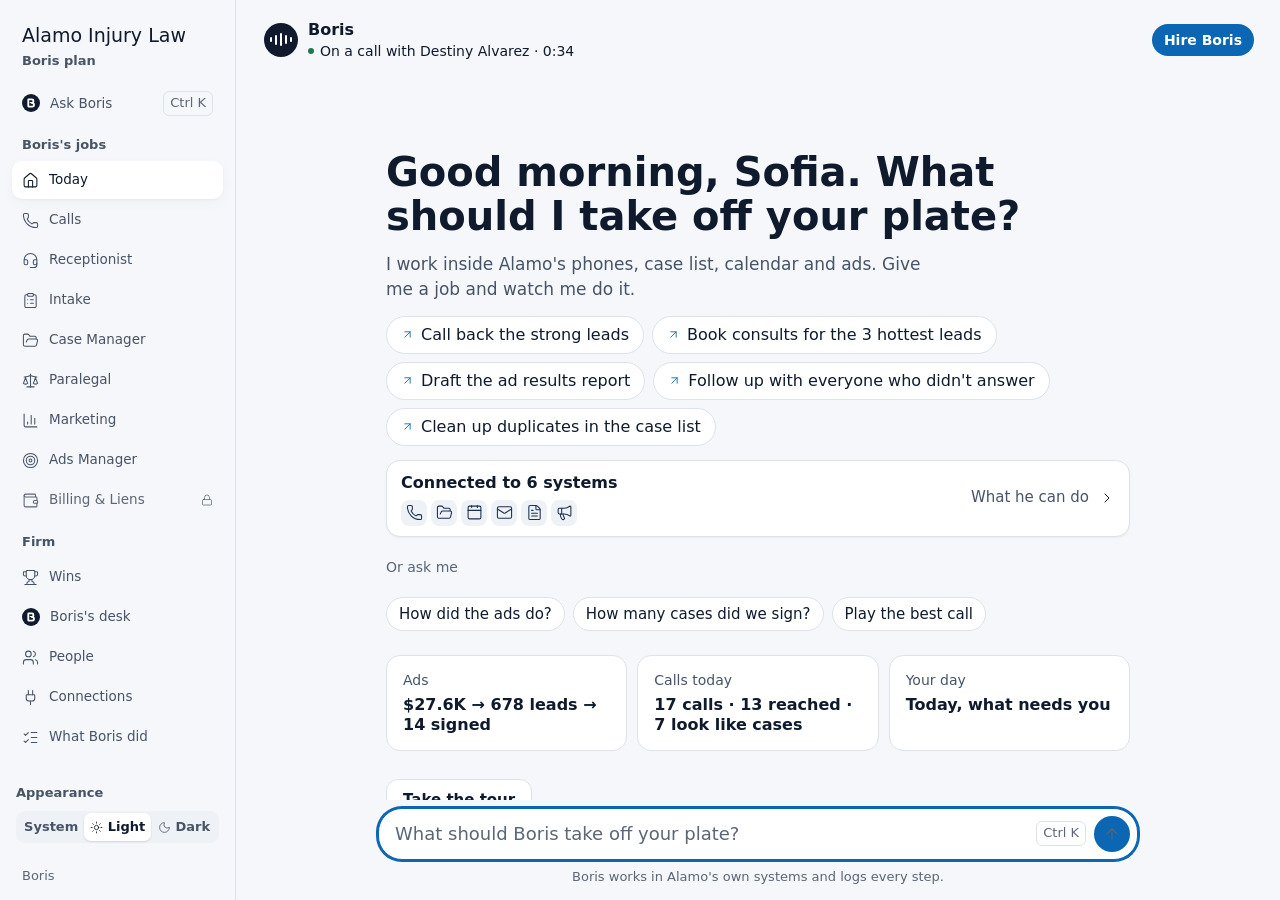
<file: demo/index.html>
<!doctype html>
<html lang="en" data-theme="dark" data-default-appearance="light">
  <head>
    <meta name="robots" content="noindex, nofollow" />
    <meta charset="UTF-8" />
    <meta name="viewport" content="width=device-width, initial-scale=1, viewport-fit=cover, interactive-widget=resizes-content" />
    <meta name="theme-color" content="#0b1220" data-light="#f5f7fa" data-dark="#0b1220" />
    <meta name="color-scheme" content="light dark" />
    <meta name="apple-mobile-web-app-capable" content="yes" />
    <meta name="mobile-web-app-capable" content="yes" />
    <meta name="apple-mobile-web-app-status-bar-style" content="black-translucent" />
    <meta name="apple-mobile-web-app-title" content="Boris" />
    <style id="brand-theme">html:root[data-theme=light]{--bg:#f5f7fa;--accent:#1b2f4e;--accent-fill:#13233d;--bubble-me:#13233d}html:root[data-theme=dark]{--bg:#0b1220;--accent:#c8d6ea;--accent-fill:#e8eef6;--bubble-me:#1c3557}</style>
    <script src="./theme-boot.js"></script>
    <link rel="manifest" href="./manifest.webmanifest" />
    <link rel="icon" type="image/png" sizes="32x32" href="icons/favicon-32.png?v=32" />
    <link rel="icon" type="image/svg+xml" href="icons/app-icon.svg?v=32" />
    <link rel="preload" as="image" href="./icons/boris-portrait-192.webp" type="image/webp" />
    <link rel="apple-touch-icon" href="icons/apple-touch-icon.png?v=32" />
    <title>Boris</title>
    <script type="module" crossorigin src="./assets/index-B6QNL1av.js"></script>
    <link rel="stylesheet" crossorigin href="./assets/index-DHGEk_si.css">
  </head>
  <body>
    <div id="root"></div>
  </body>
</html>
</file>
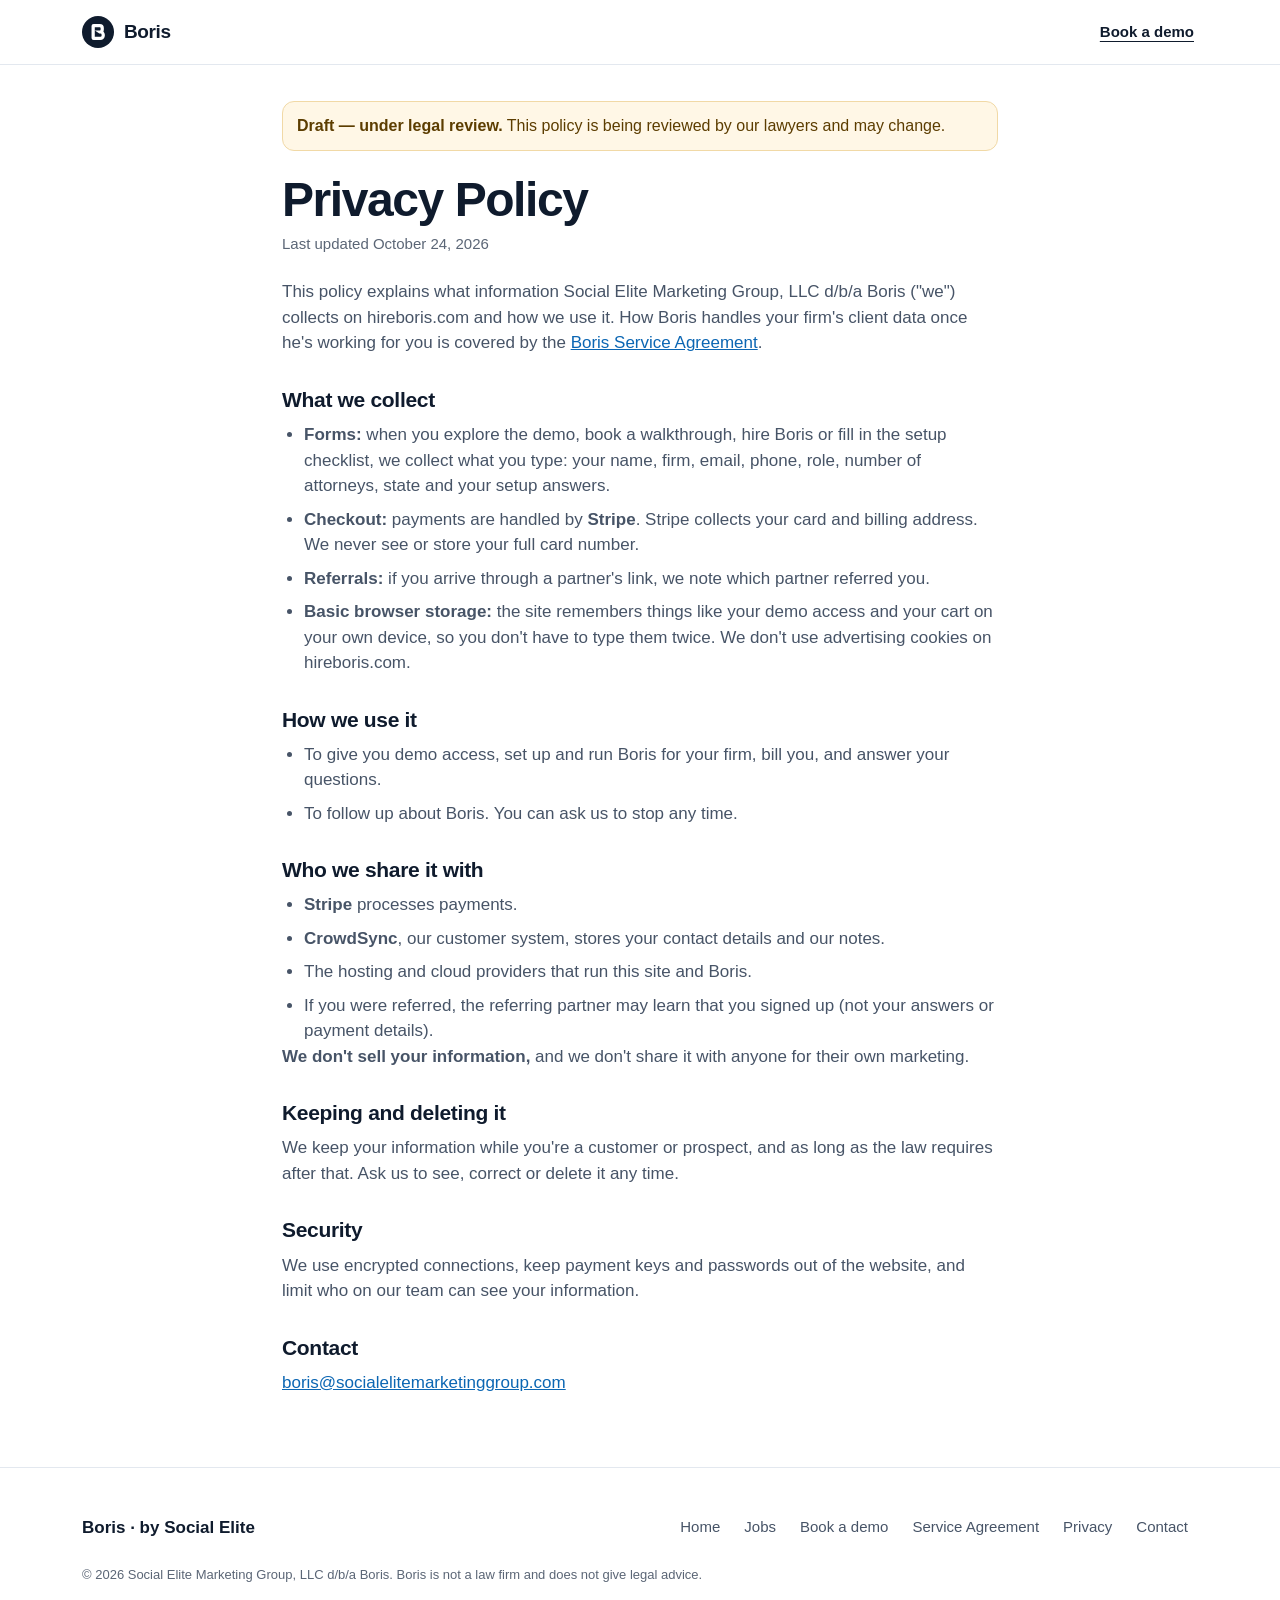
<file: privacy/index.html>
<!doctype html>
<html lang="en">
<head>
<meta charset="utf-8">
<meta name="viewport" content="width=device-width, initial-scale=1, viewport-fit=cover">
<title>Boris Privacy Policy (draft)</title>
<meta name="description" content="How Boris handles the information you give us.">
<meta name="theme-color" content="#ffffff">
<meta name="color-scheme" content="light">
<link rel="icon" href="/favicon.svg" type="image/svg+xml">
<link rel="icon" href="/favicon-32.png" sizes="32x32" type="image/png">
<link rel="apple-touch-icon" href="/apple-touch-icon.png">
<link rel="stylesheet" href="/styles.css">
<link rel="stylesheet" href="/app.css">
<script src="/config.js" defer></script>
</head>
<body class="pg">
<a class="skip" href="#main">Skip to content</a>
<svg width="0" height="0" style="position:absolute" aria-hidden="true"><symbol id="i-circle-check" viewBox="0 0 24 24"><circle cx="12" cy="12" r="10"/><path d="m16 9-5.5 5.5L8 12"/></symbol><symbol id="i-arrow-right" viewBox="0 0 24 24"><path d="M5 12h14"/><path d="m12 5 7 7-7 7"/></symbol><symbol id="i-lock" viewBox="0 0 24 24"><rect width="18" height="11" x="3" y="11" rx="2" ry="2"/><path d="M7 11V7a5 5 0 0 1 10 0v4"/></symbol><symbol id="i-external-link" viewBox="0 0 24 24"><path d="M15 3h6v6"/><path d="M10 14 21 3"/><path d="M18 13v6a2 2 0 0 1-2 2H5a2 2 0 0 1-2-2V8a2 2 0 0 1 2-2h3"/></symbol><symbol id="i-calendar" viewBox="0 0 24 24"><path d="M8 2v3"/><path d="M16 2v3"/><rect x="3" y="3" width="18" height="18" rx="2"/><path d="M3 9h18"/></symbol><symbol id="i-phone" viewBox="0 0 24 24"><path d="M13.832 16.568a1 1 0 0 0 1.213-.303l.355-.465A2 2 0 0 1 17 15h3a2 2 0 0 1 2 2v3a2 2 0 0 1-2 2A18 18 0 0 1 2 4a2 2 0 0 1 2-2h3a2 2 0 0 1 2 2v3a2 2 0 0 1-.8 1.6l-.468.351a1 1 0 0 0-.292 1.233 14 14 0 0 0 6.392 6.384"/></symbol><symbol id="i-shield-check" viewBox="0 0 24 24"><path d="M20 13c0 5-3.5 7.5-7.66 8.95a1 1 0 0 1-.67-.01C7.5 20.5 4 18 4 13V6a1 1 0 0 1 1-1c2 0 4.5-1.2 6.24-2.72a1.17 1.17 0 0 1 1.52 0C14.51 3.81 17 5 19 5a1 1 0 0 1 1 1z"/><path d="m9 12 2 2 4-4"/></symbol><symbol id="i-mail" viewBox="0 0 24 24"><path d="m22 7-8.991 5.727a2 2 0 0 1-2.009 0L2 7"/><rect x="2" y="4" width="20" height="16" rx="2"/></symbol><symbol id="i-clock" viewBox="0 0 24 24"><circle cx="12" cy="12" r="10"/><path d="M12 6v6l4 2"/></symbol><symbol id="i-check" viewBox="0 0 24 24"><path d="M20 6 9 17l-5-5"/></symbol></svg>
<header class="top">
  <div class="wrap top__in">
    <a class="brand" href="/" aria-label="Boris home">
      <span class="bm bm--idle" style="--s:32px" aria-hidden="true"><svg viewBox="0 0 48 48" width="32" height="32"><circle class="bm__orb" cx="24" cy="24" r="24"/><g class="bm__b"><path d="M74 0H294A146 146 0 0 1 440 146V198A146 146 0 0 1 294 344H0V74A74 74 0 0 1 74 0ZM0 228H316A160 160 0 0 1 476 388V412A160 160 0 0 1 316 572H74A74 74 0 0 1 0 498V228ZM116 116V228H294A30 30 0 0 0 324 198V146A30 30 0 0 0 294 116ZM116 344V456H316A44 44 0 0 0 360 412V388A44 44 0 0 0 316 344ZM116 228L116 344L278.08 344L118 228ZM116 228L116 344L278.08 344L118 228Z" transform="translate(14.31 12) scale(0.04196)"/></g></svg></span>
      <span class="brand__name">Boris</span>
    </a>
    <a class="top__link" href="/#try">Book a demo</a>
  </div>
</header>
<main id="main" class="legal">
  <div class="wrap wrap--narrow">
    <p class="legal__draft" role="note"><b>Draft — under legal review.</b> This policy is being reviewed by our lawyers and may change.</p>
    <h1 class="buy__h">Privacy Policy</h1>
    <p class="legal__meta">Last updated October 24, 2026</p>
    <p>This policy explains what information Social Elite Marketing Group, LLC d/b/a Boris ("we") collects on hireboris.com and how we use it. How Boris handles your firm's client data once he's working for you is covered by the <a href="/terms/">Boris Service Agreement</a>.</p>

    <h2>What we collect</h2>
    <ul>
      <li><b>Forms:</b> when you explore the demo, book a walkthrough, hire Boris or fill in the setup checklist, we collect what you type: your name, firm, email, phone, role, number of attorneys, state and your setup answers.</li>
      <li><b>Checkout:</b> payments are handled by <b>Stripe</b>. Stripe collects your card and billing address. We never see or store your full card number.</li>
      <li><b>Referrals:</b> if you arrive through a partner's link, we note which partner referred you.</li>
      <li><b>Basic browser storage:</b> the site remembers things like your demo access and your cart on your own device, so you don't have to type them twice. We don't use advertising cookies on hireboris.com.</li>
    </ul>

    <h2>How we use it</h2>
    <ul>
      <li>To give you demo access, set up and run Boris for your firm, bill you, and answer your questions.</li>
      <li>To follow up about Boris. You can ask us to stop any time.</li>
    </ul>

    <h2>Who we share it with</h2>
    <ul>
      <li><b>Stripe</b> processes payments.</li>
      <li><b>CrowdSync</b>, our customer system, stores your contact details and our notes.</li>
      <li>The hosting and cloud providers that run this site and Boris.</li>
      <li>If you were referred, the referring partner may learn that you signed up (not your answers or payment details).</li>
    </ul>
    <p><b>We don't sell your information,</b> and we don't share it with anyone for their own marketing.</p>

    <h2>Keeping and deleting it</h2>
    <p>We keep your information while you're a customer or prospect, and as long as the law requires after that. Ask us to see, correct or delete it any time.</p>

    <h2>Security</h2>
    <p>We use encrypted connections, keep payment keys and passwords out of the website, and limit who on our team can see your information.</p>

    <h2>Contact</h2>
    <p><a href="mailto:boris@socialelitemarketinggroup.com">boris@socialelitemarketinggroup.com</a></p>
  </div>
</main>
<footer class="foot">
  <div class="wrap foot__in">
    <p class="foot__brand">Boris · by Social Elite</p>
    <nav aria-label="Footer"><a href="/">Home</a><a href="/#jobs">Jobs</a><a href="/#try">Book a demo</a><a href="/terms/">Service Agreement</a><a href="/privacy/">Privacy</a><a href="mailto:boris@socialelitemarketinggroup.com">Contact</a></nav>
    <p class="foot__fine">© 2026 Social Elite Marketing Group, LLC d/b/a Boris. Boris is not a law firm and does not give legal advice.</p>
  </div>
</footer>
</body>
</html>
</file>
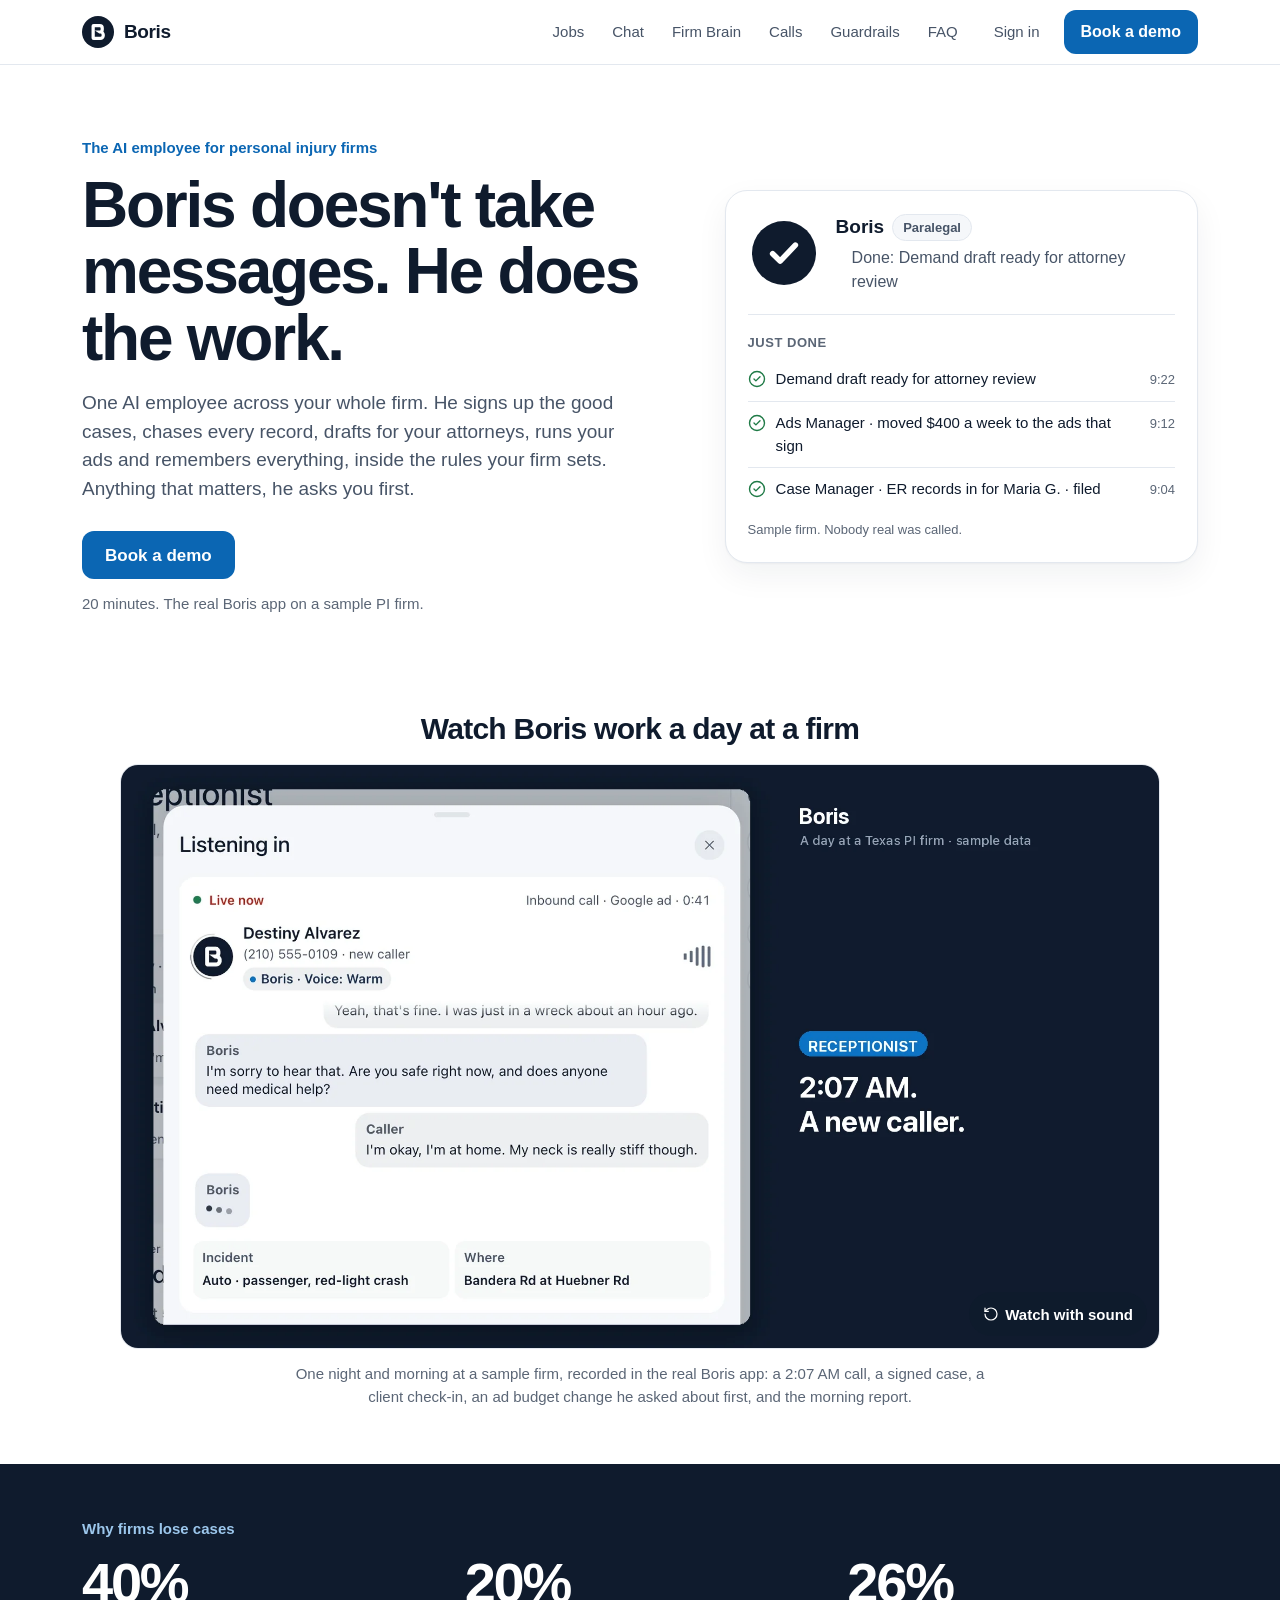
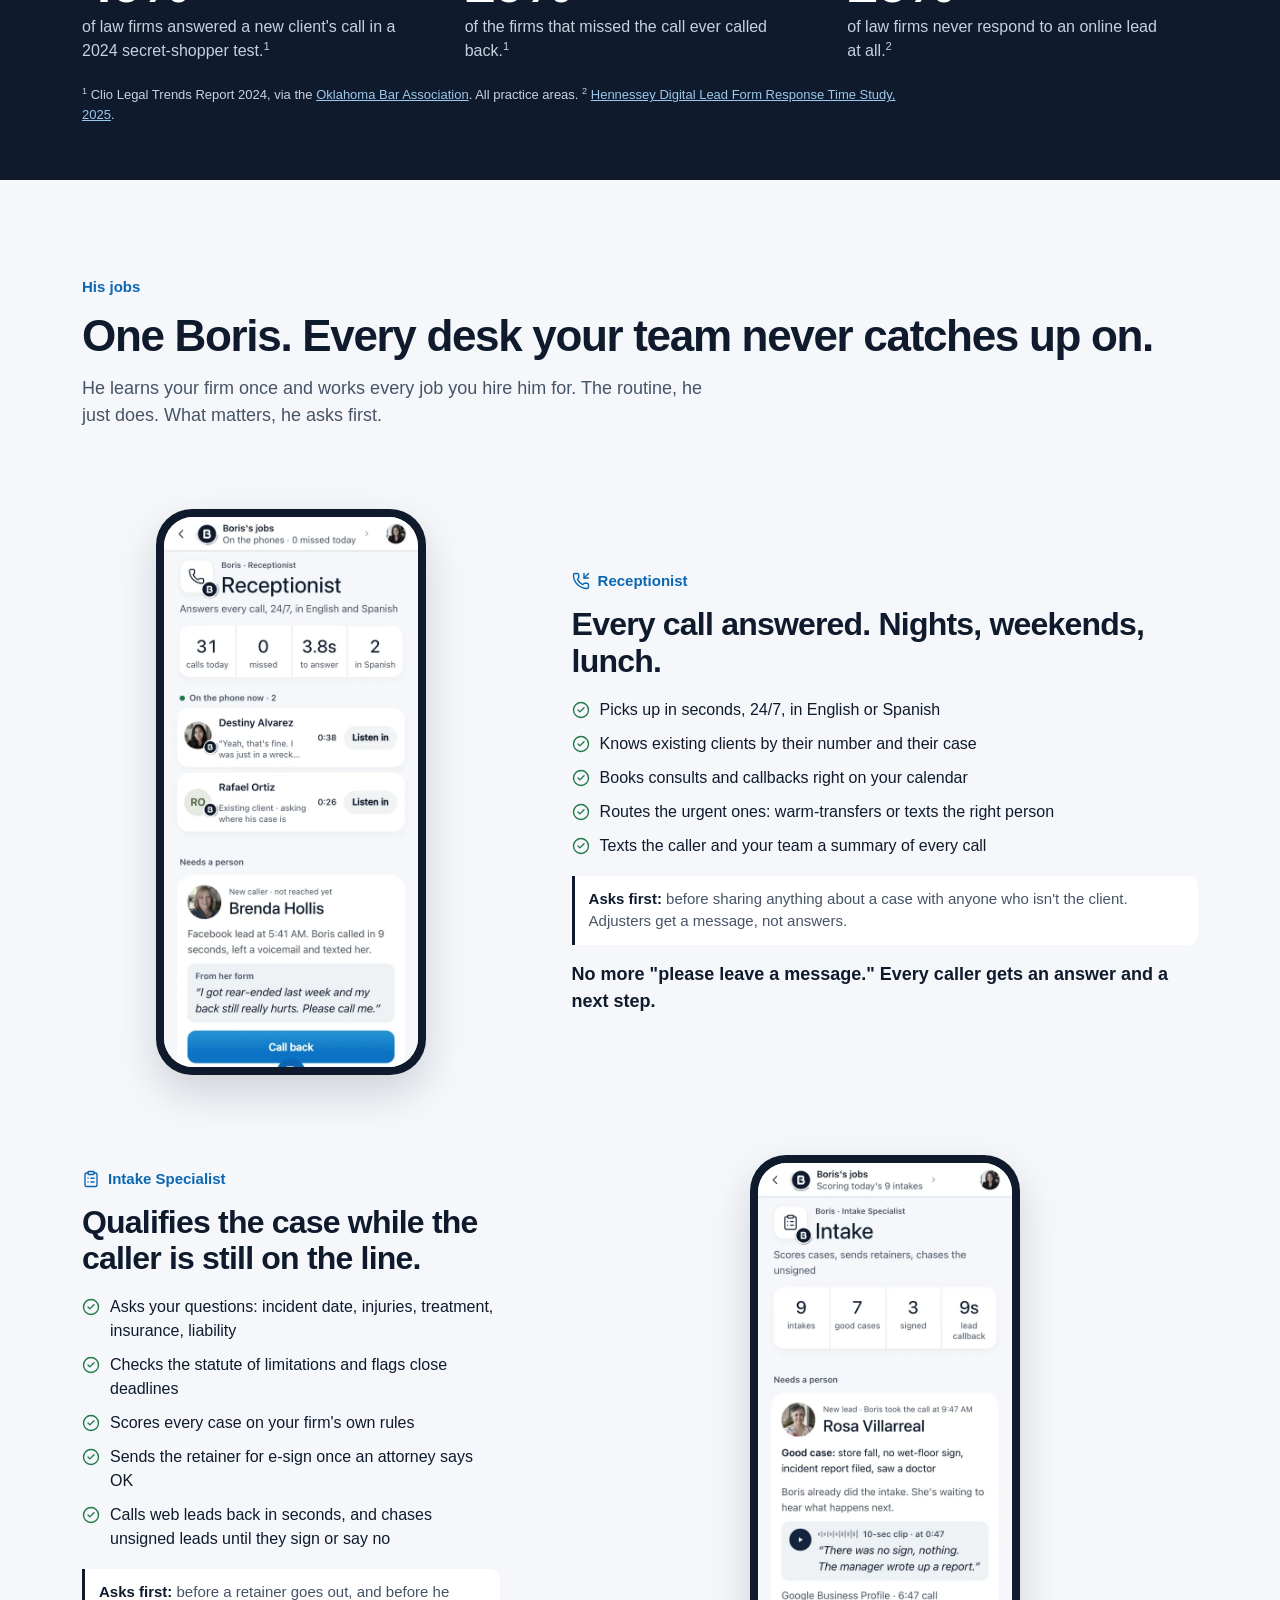
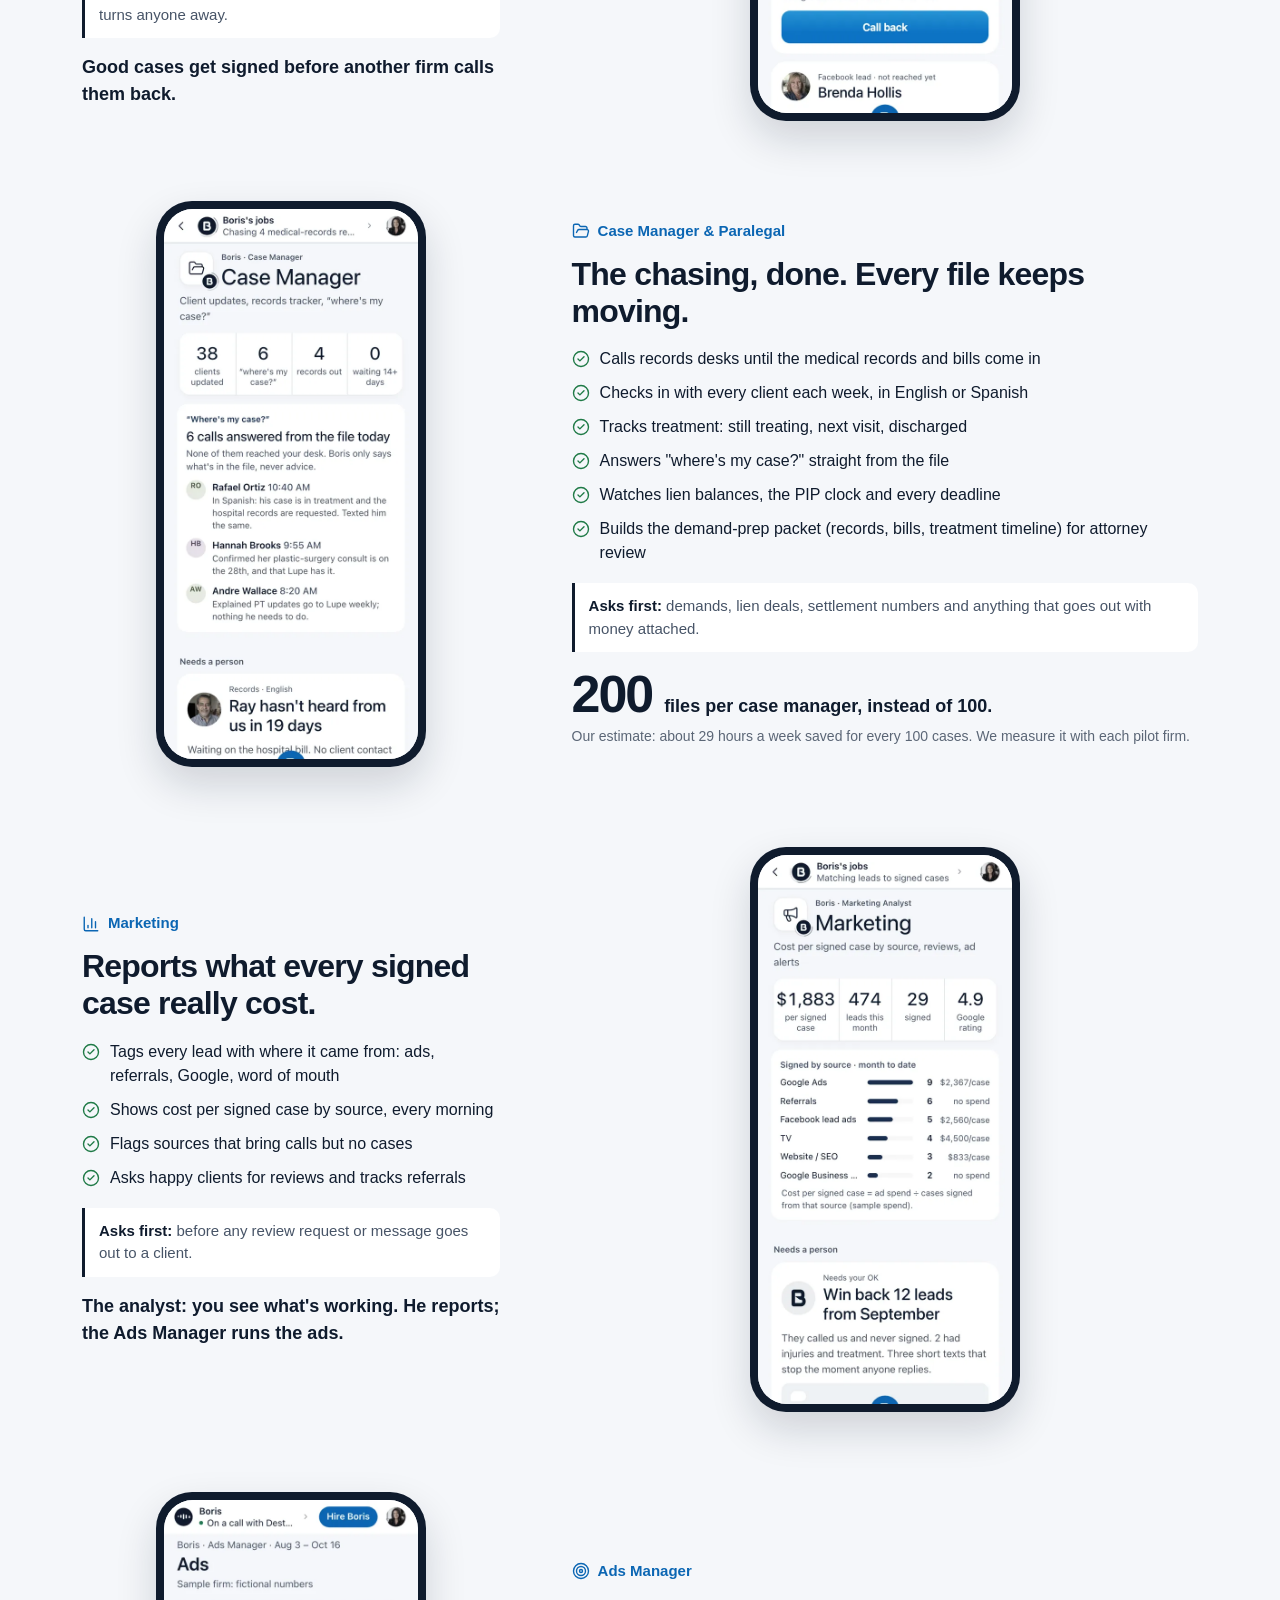
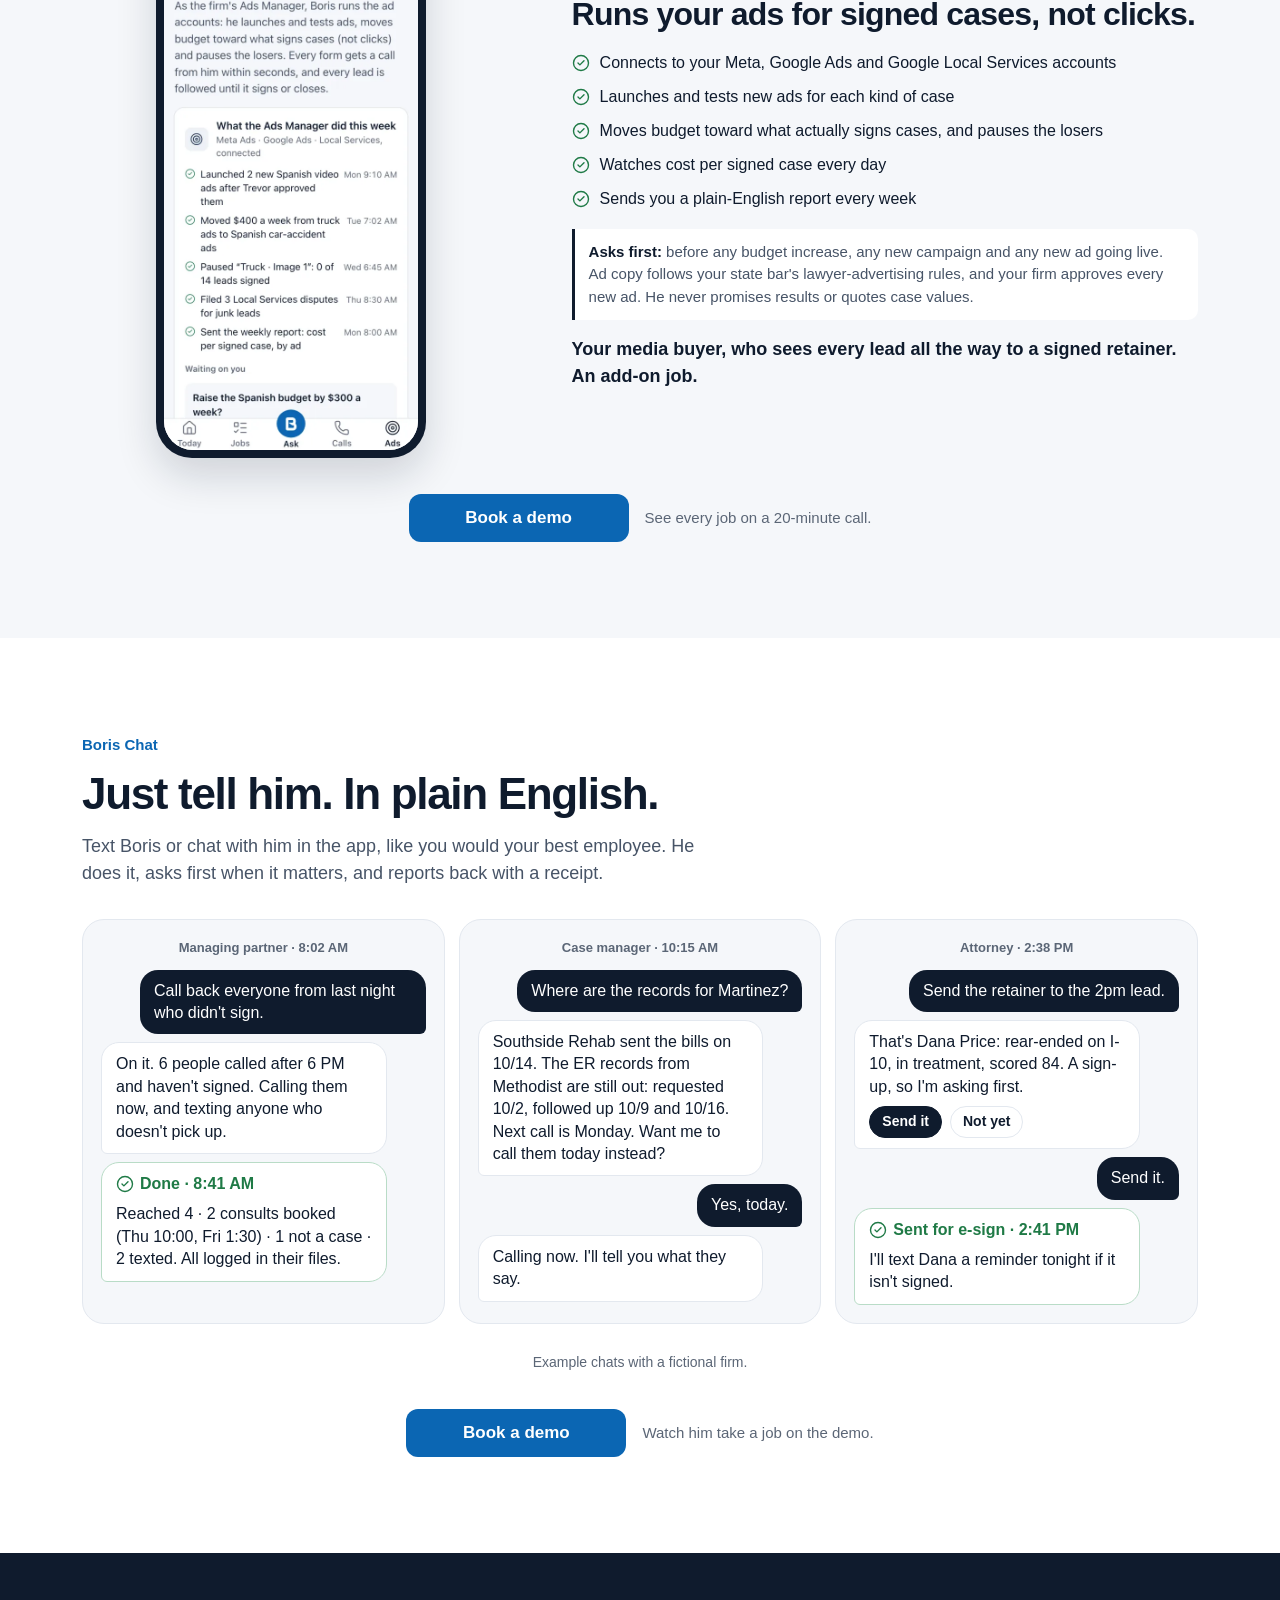
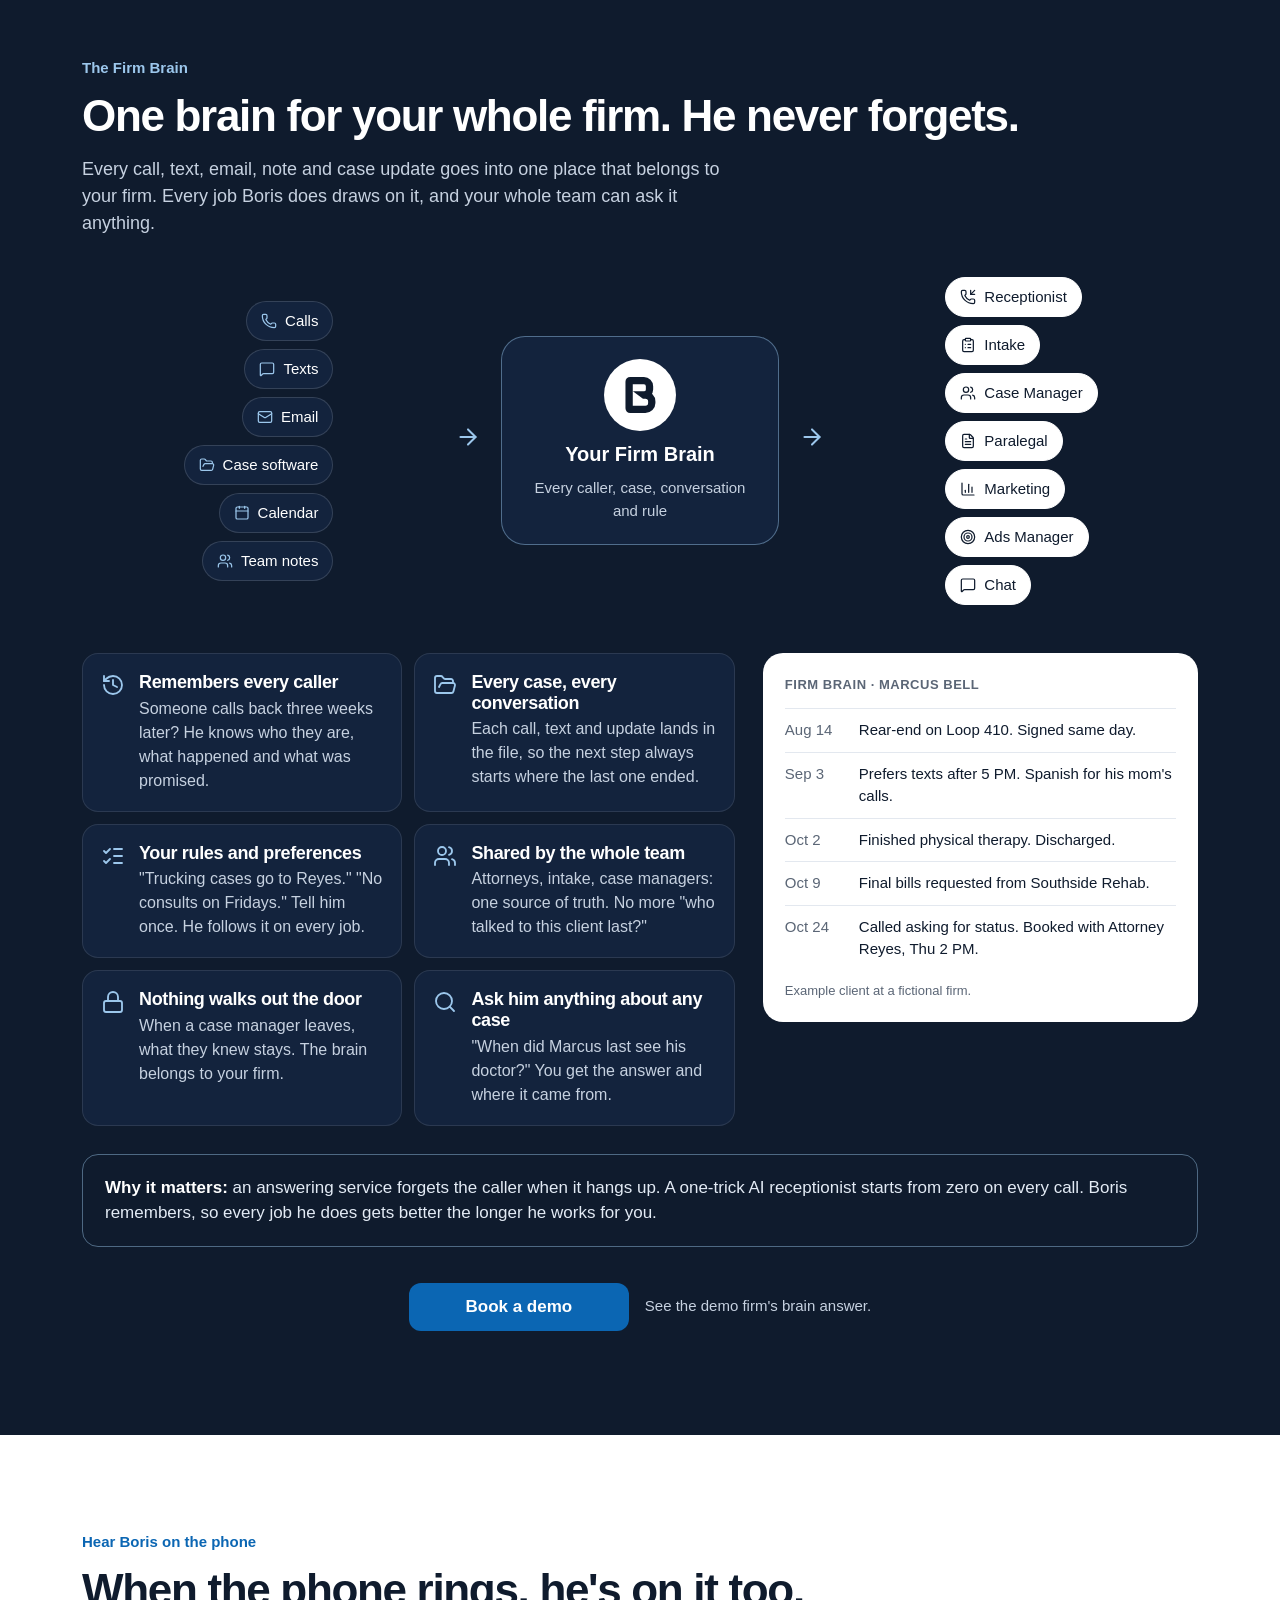
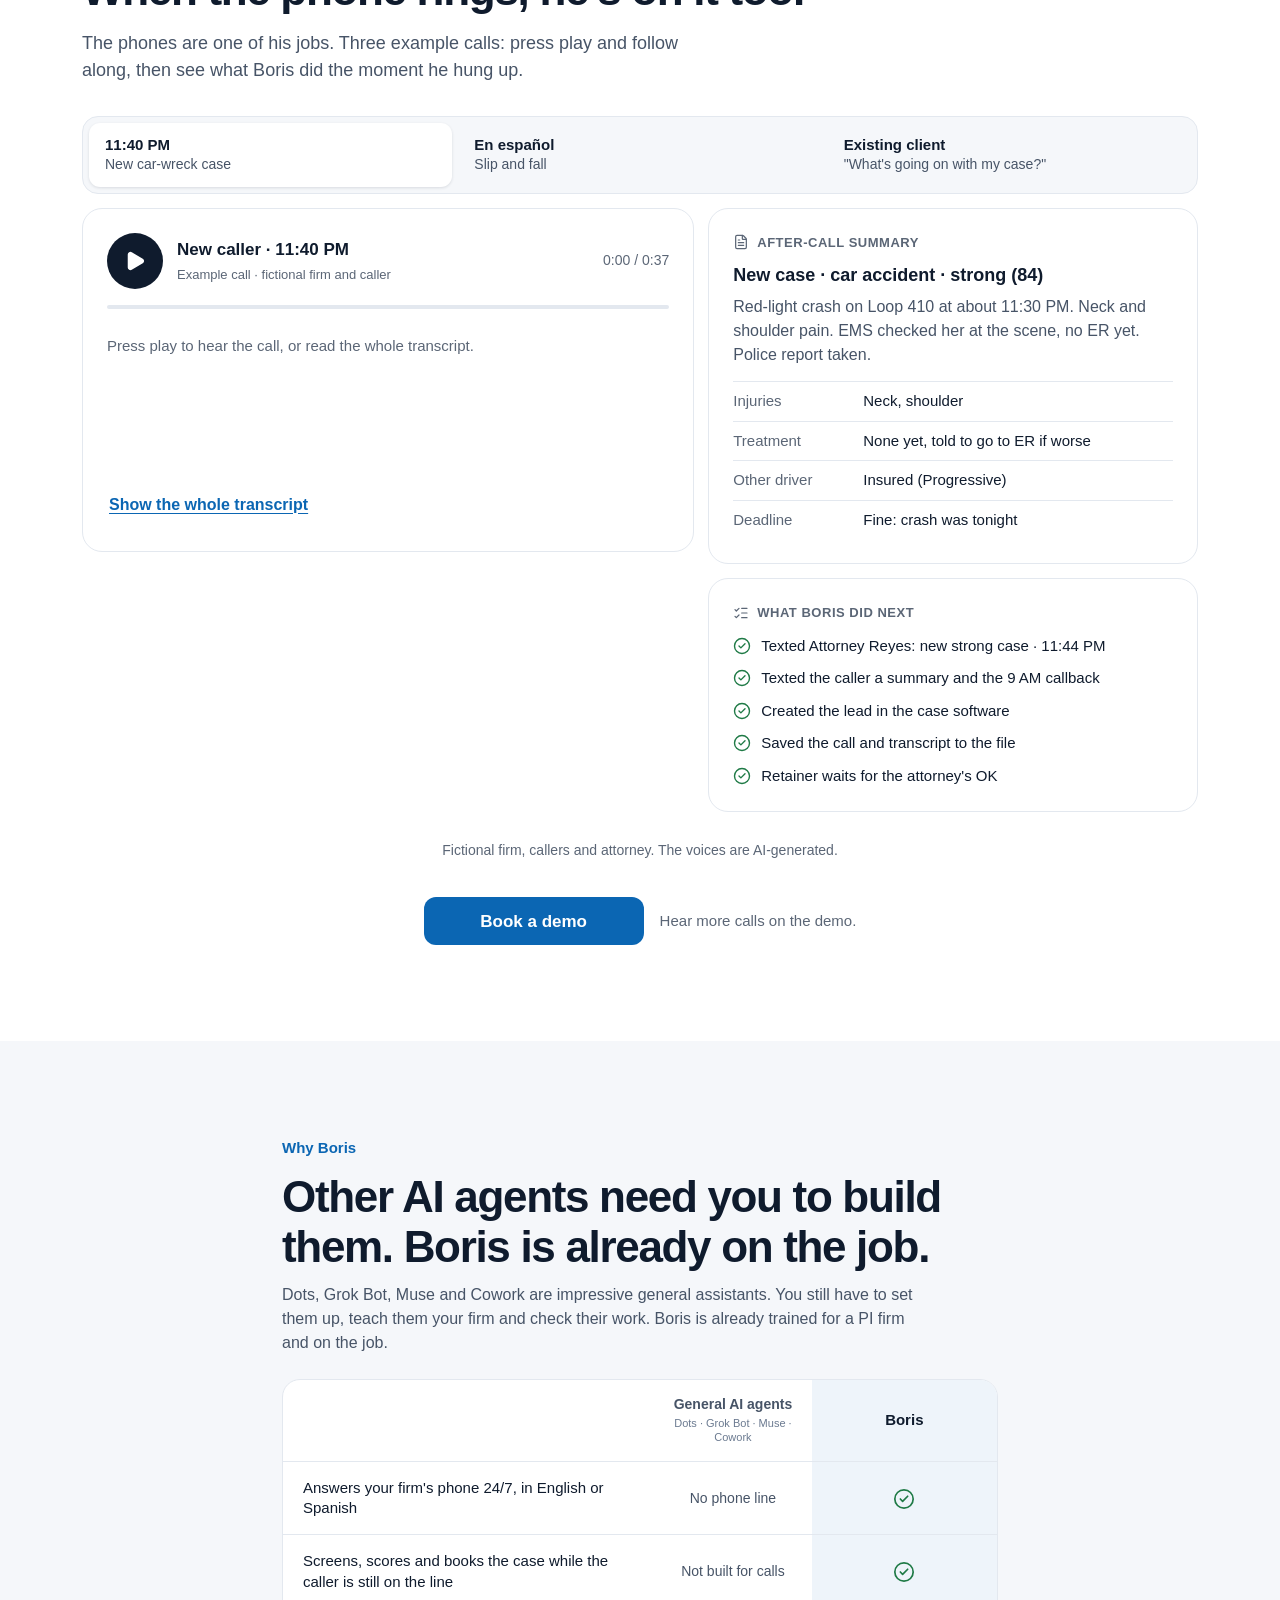
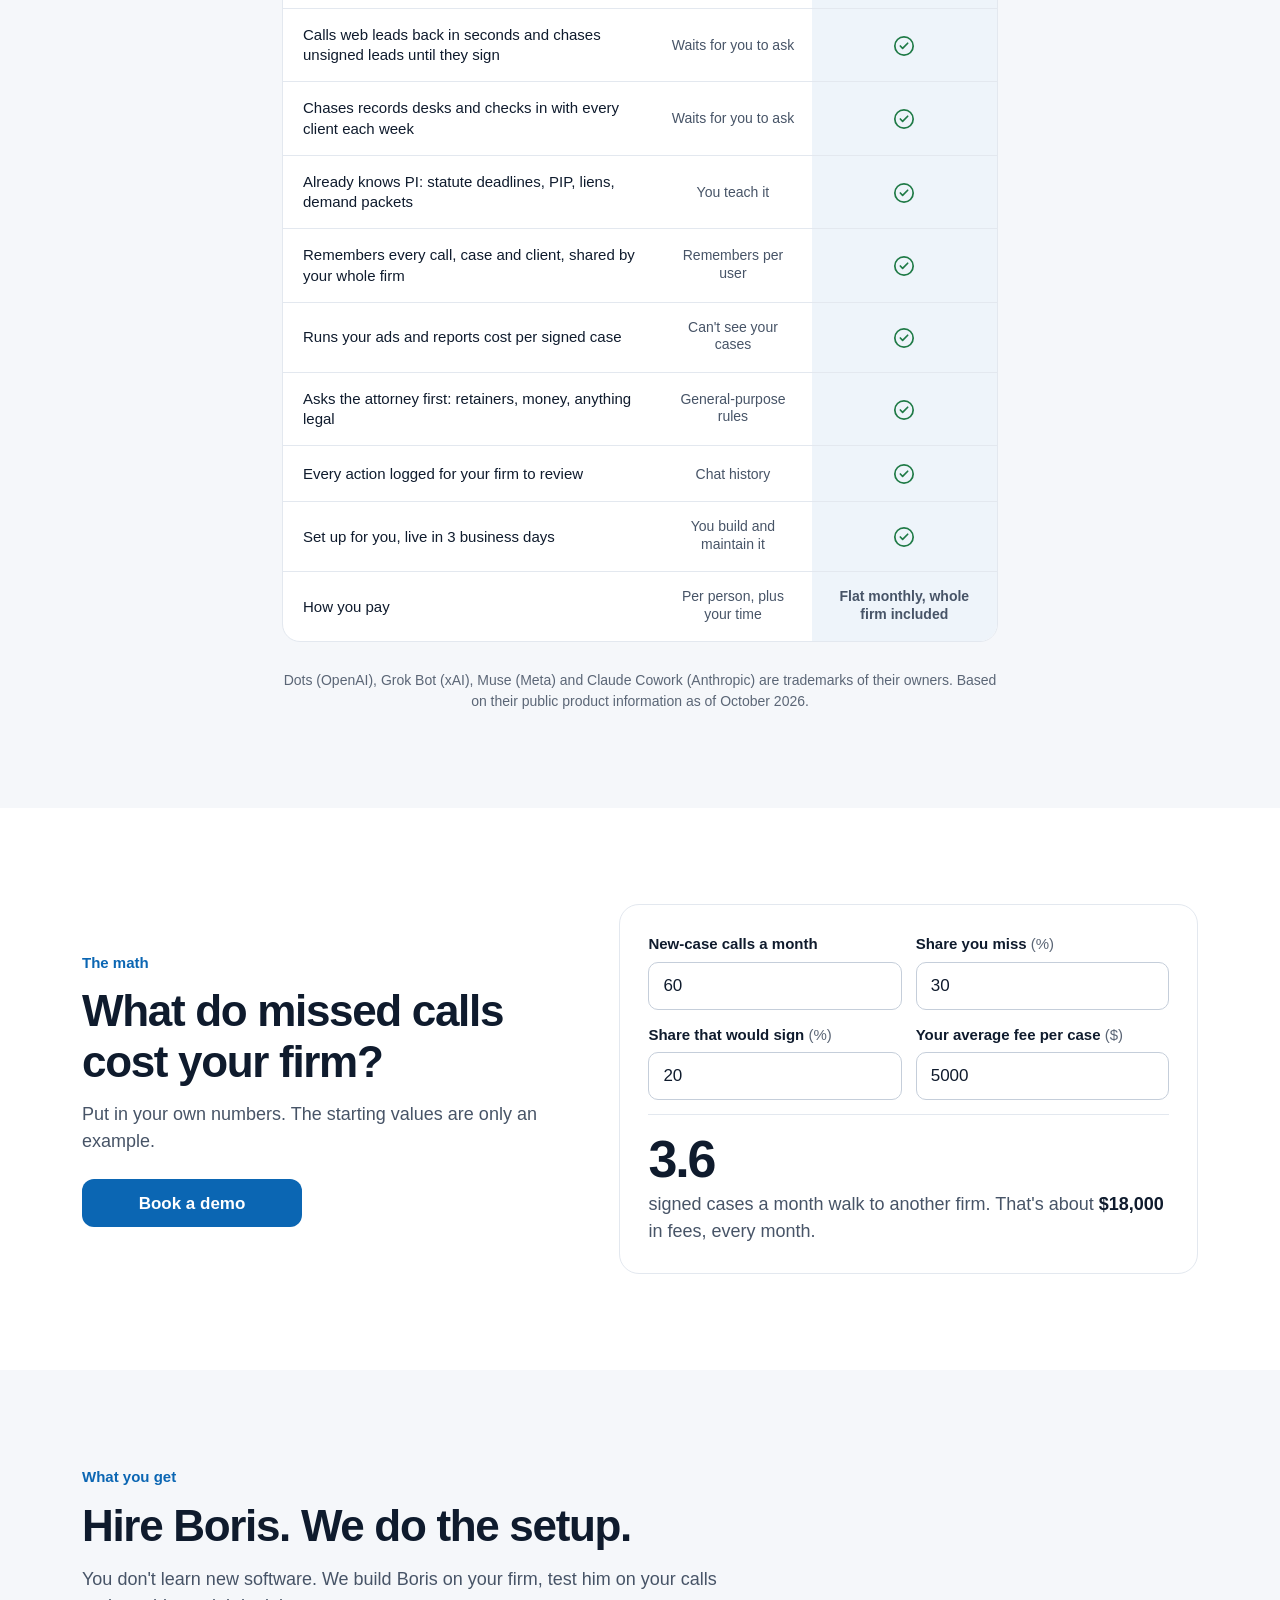
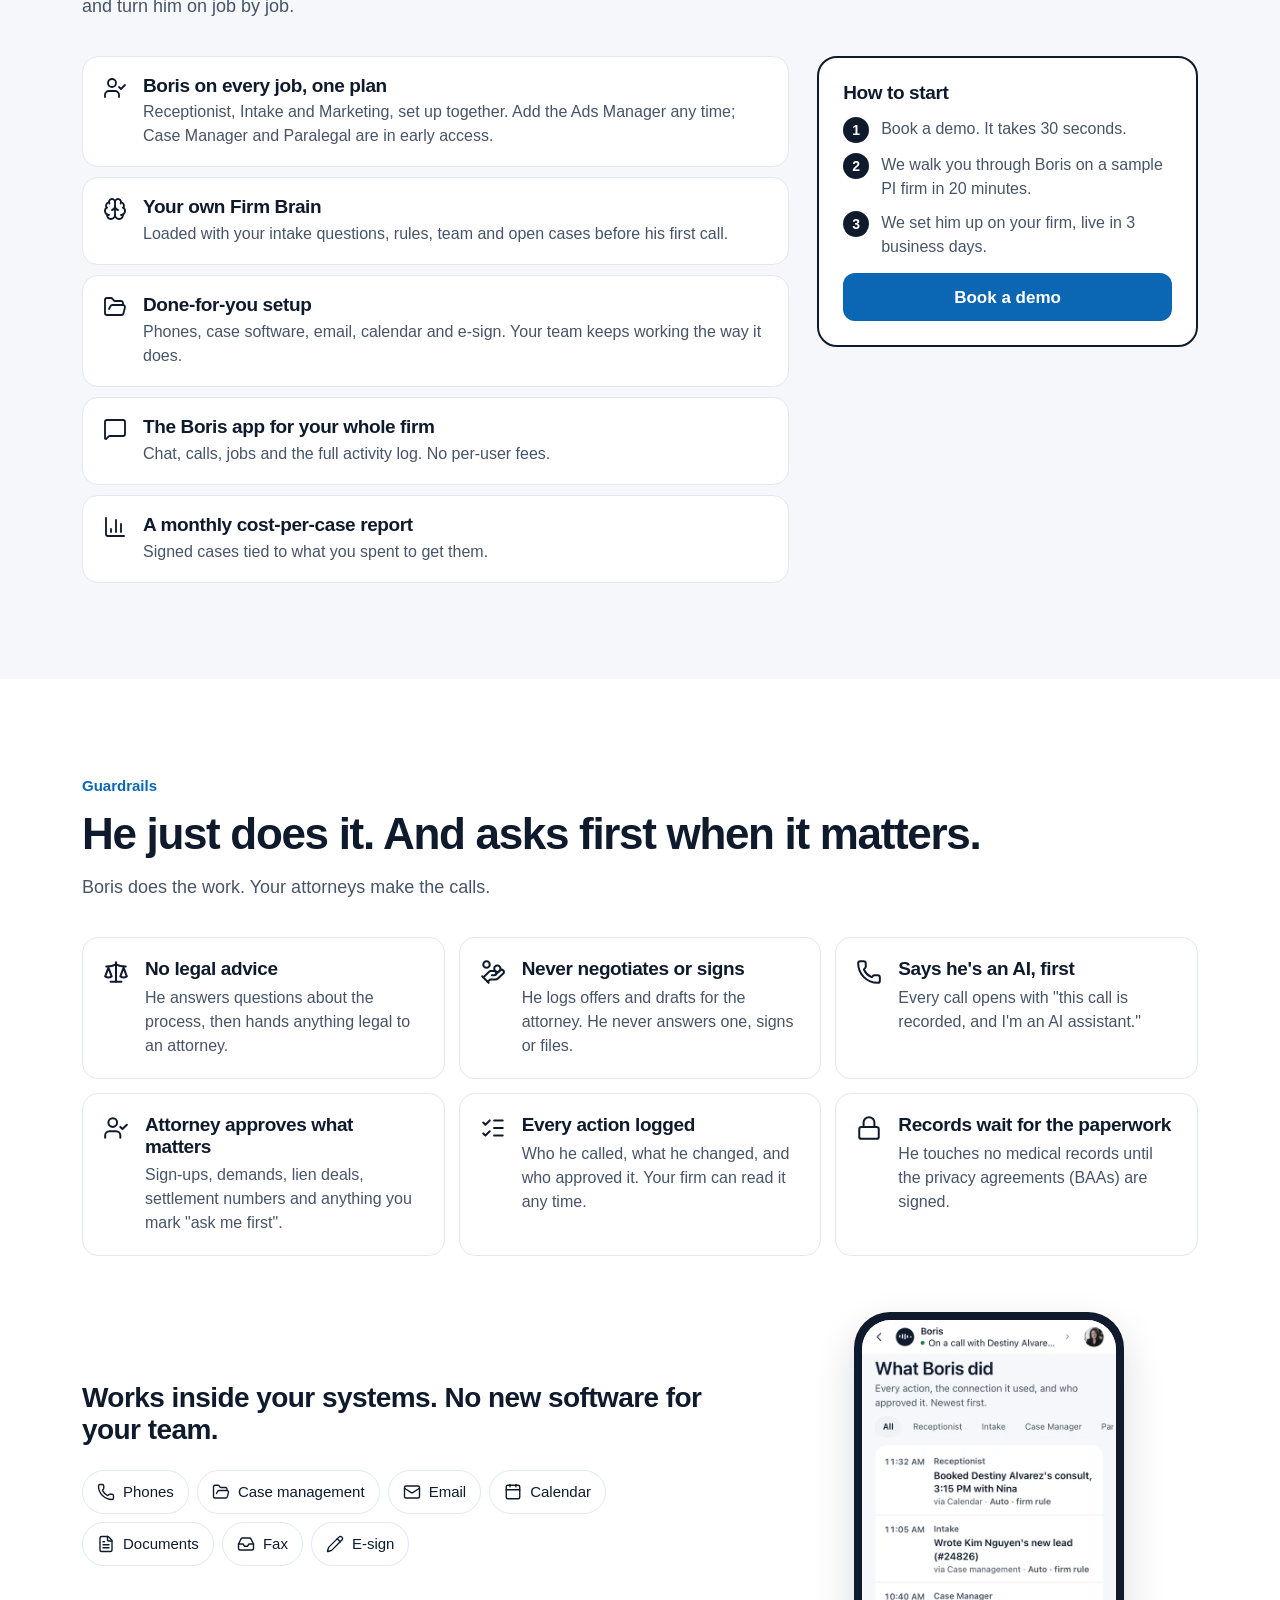
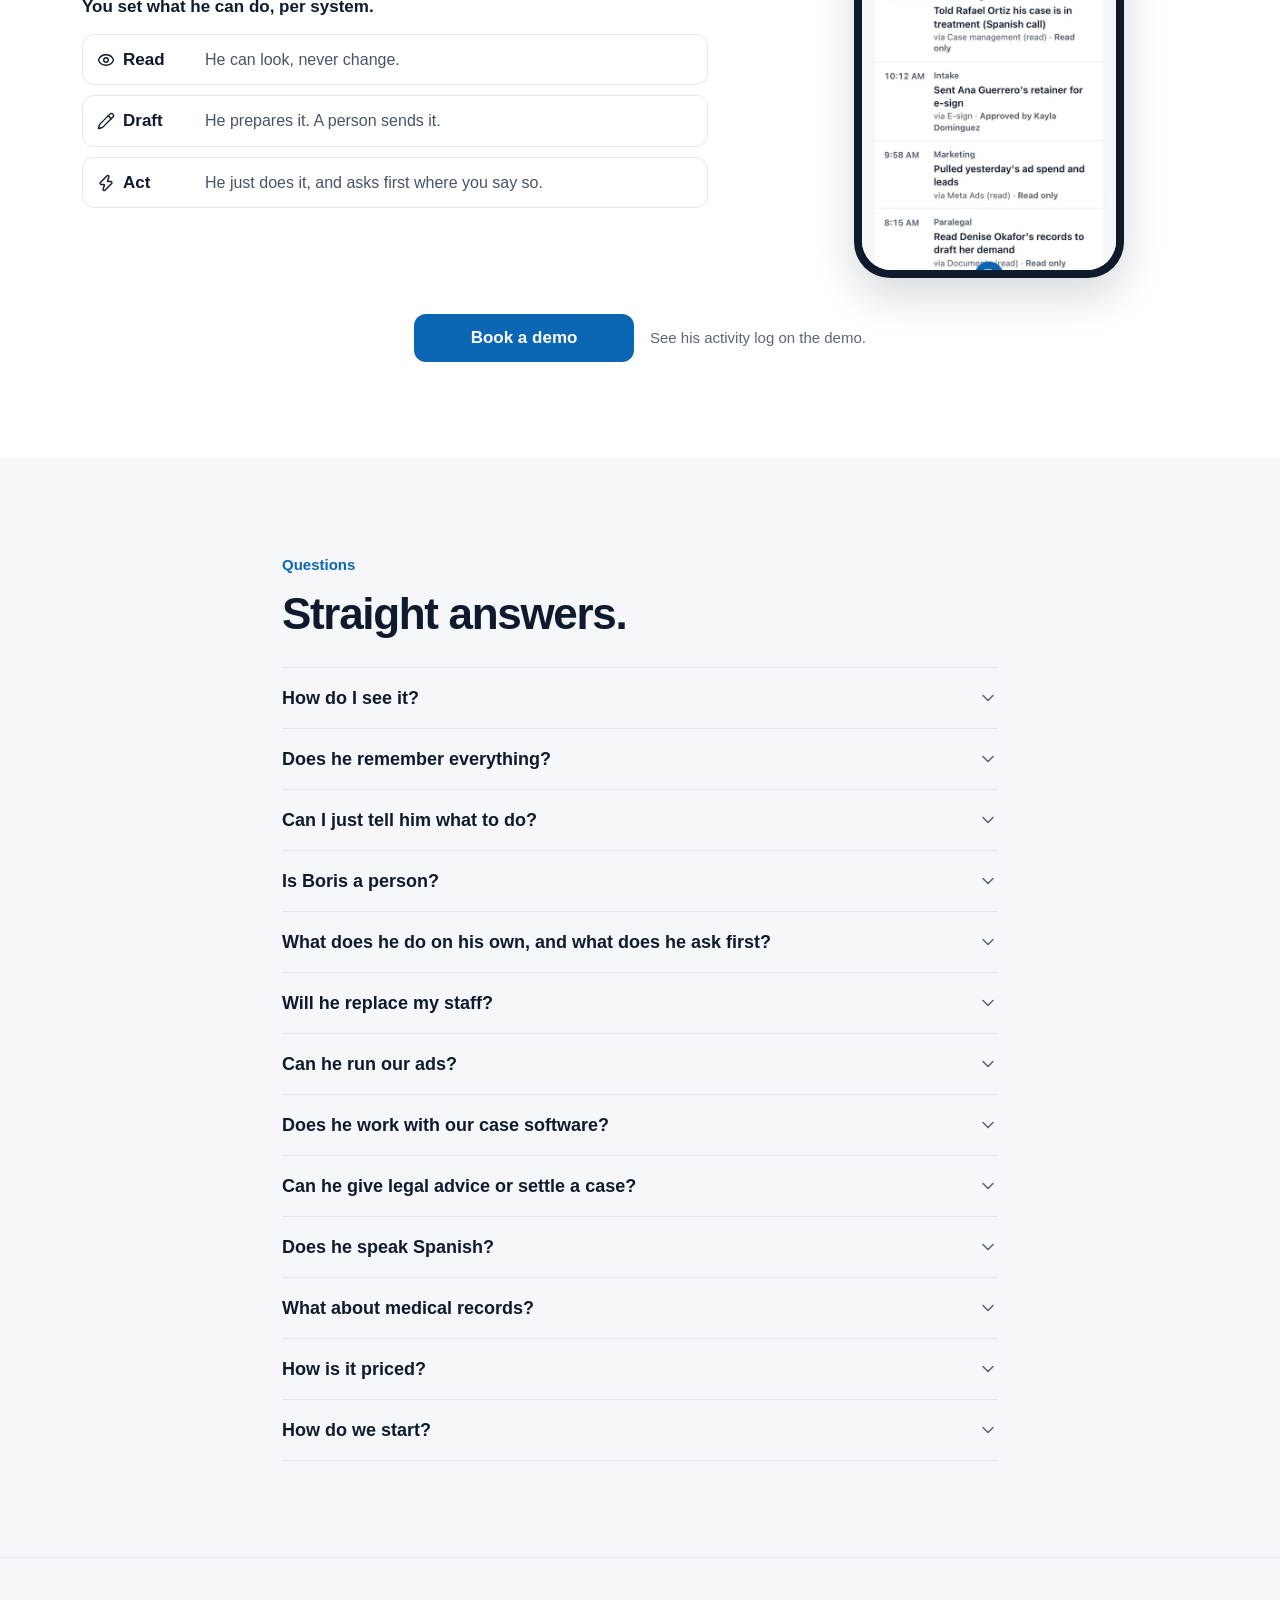
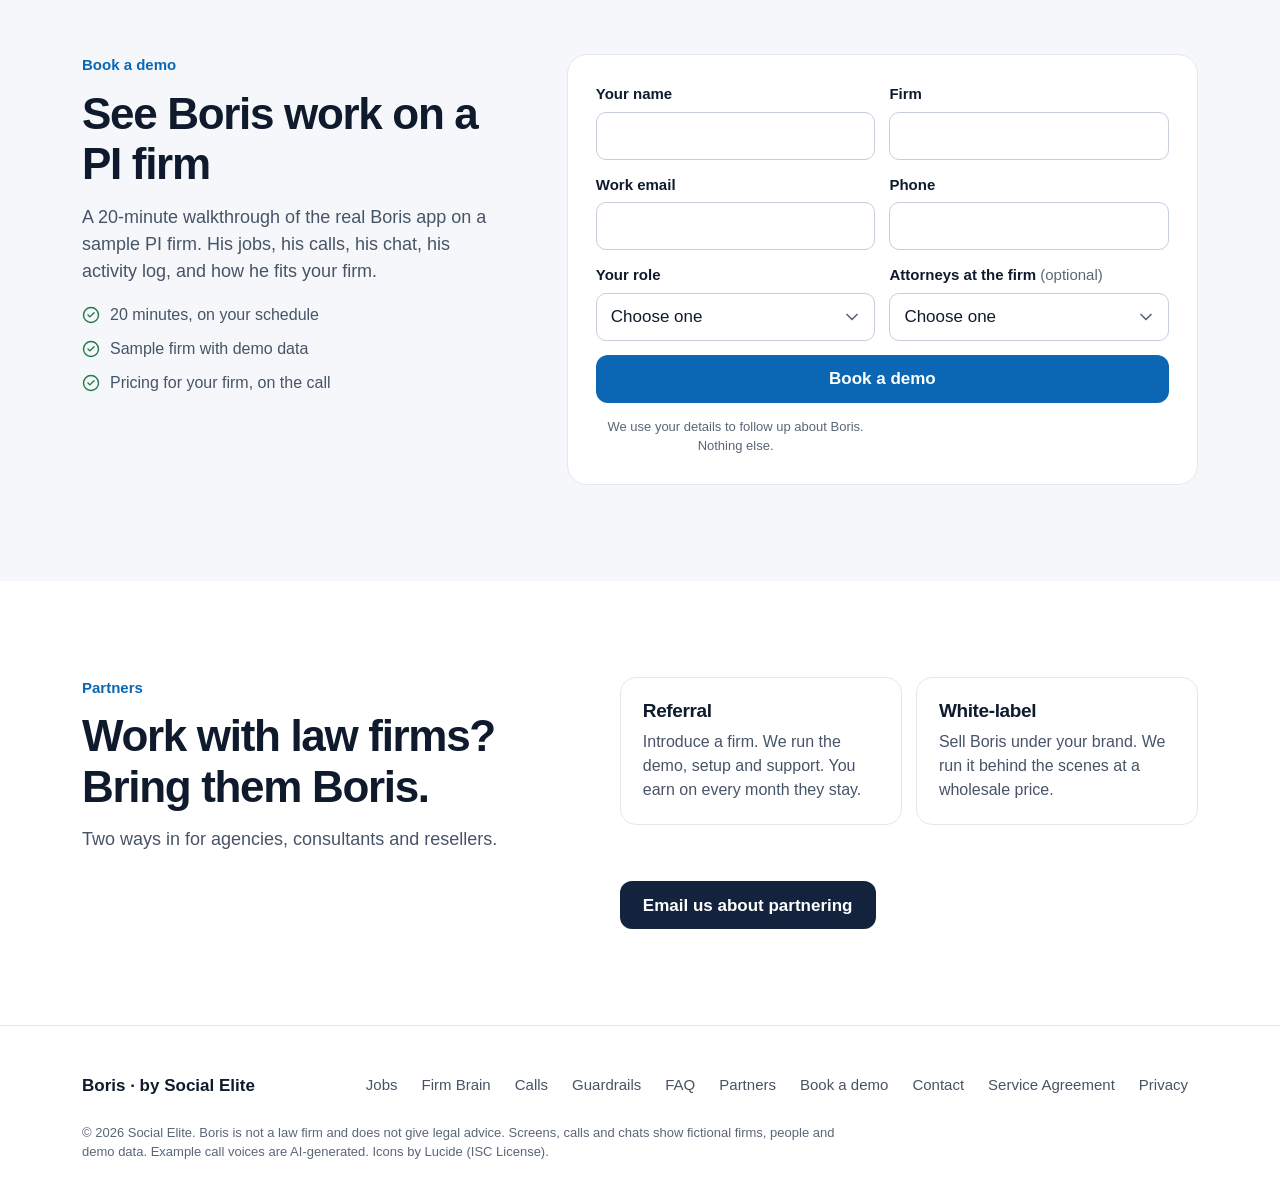
<file: start/index.html>
<!doctype html>
<html lang="en">
<head>
<meta charset="utf-8">
<meta name="viewport" content="width=device-width, initial-scale=1">
<title>Book a demo · Boris</title>
<meta name="robots" content="noindex">
<link rel="canonical" href="https://hireboris.com/#try">
<!-- 10/29 Jeremy: the self-serve checkout is off. Every old "Hire Boris" / ?job= link lands on the demo booking. Old checkout: git history (07914bd..3664971) + start.js. -->
<meta http-equiv="refresh" content="0; url=/#try">
<script>location.replace("/" + (location.search.indexOf("ref=") > -1 ? location.search.replace(/[?&](job|jobs|pass|billing)=[^&]*/g, "").replace(/^&/, "?") : "") + "#try");</script>
<link rel="icon" href="/favicon.svg" type="image/svg+xml">
</head>
<body style="font-family:-apple-system,BlinkMacSystemFont,'SF Pro Text',system-ui,sans-serif;text-align:center;padding:4rem 1rem">
<p>Taking you to <a href="/#try">Book a demo</a>…</p>
</body>
</html>
</file>
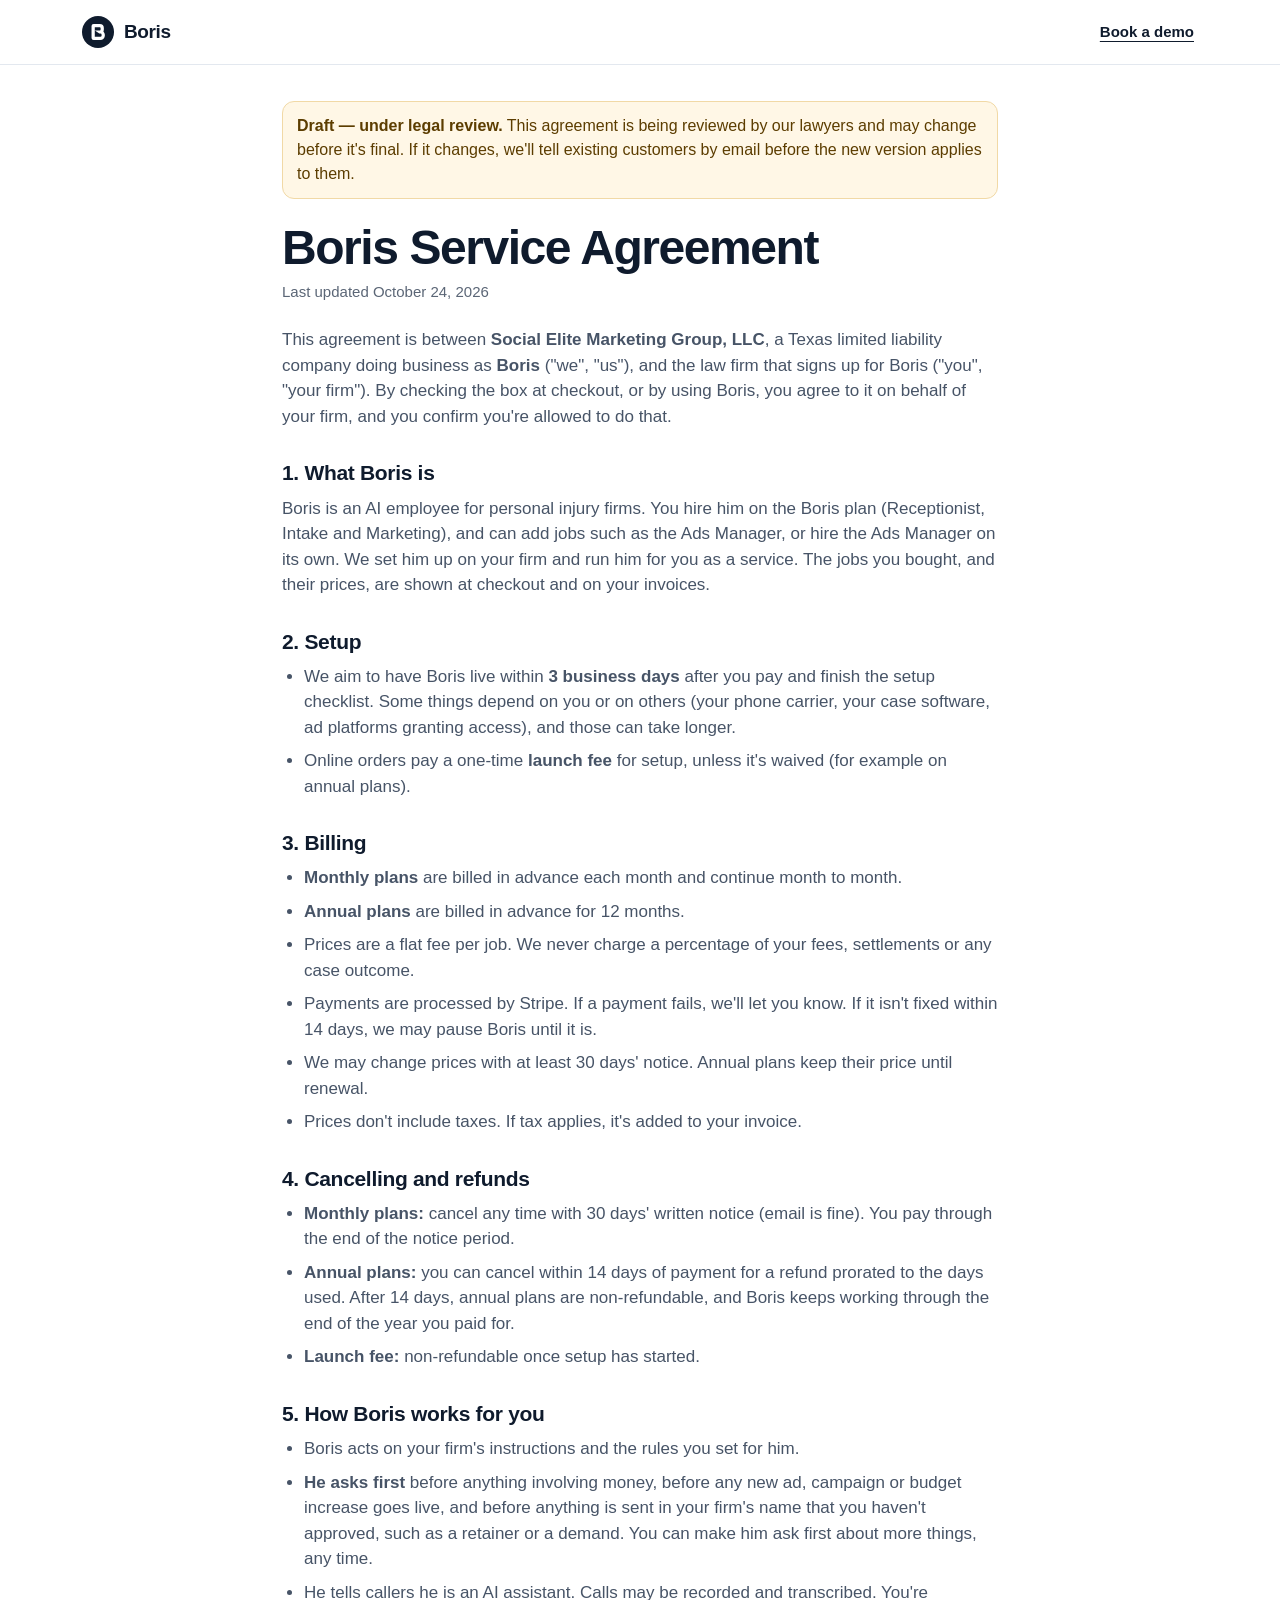
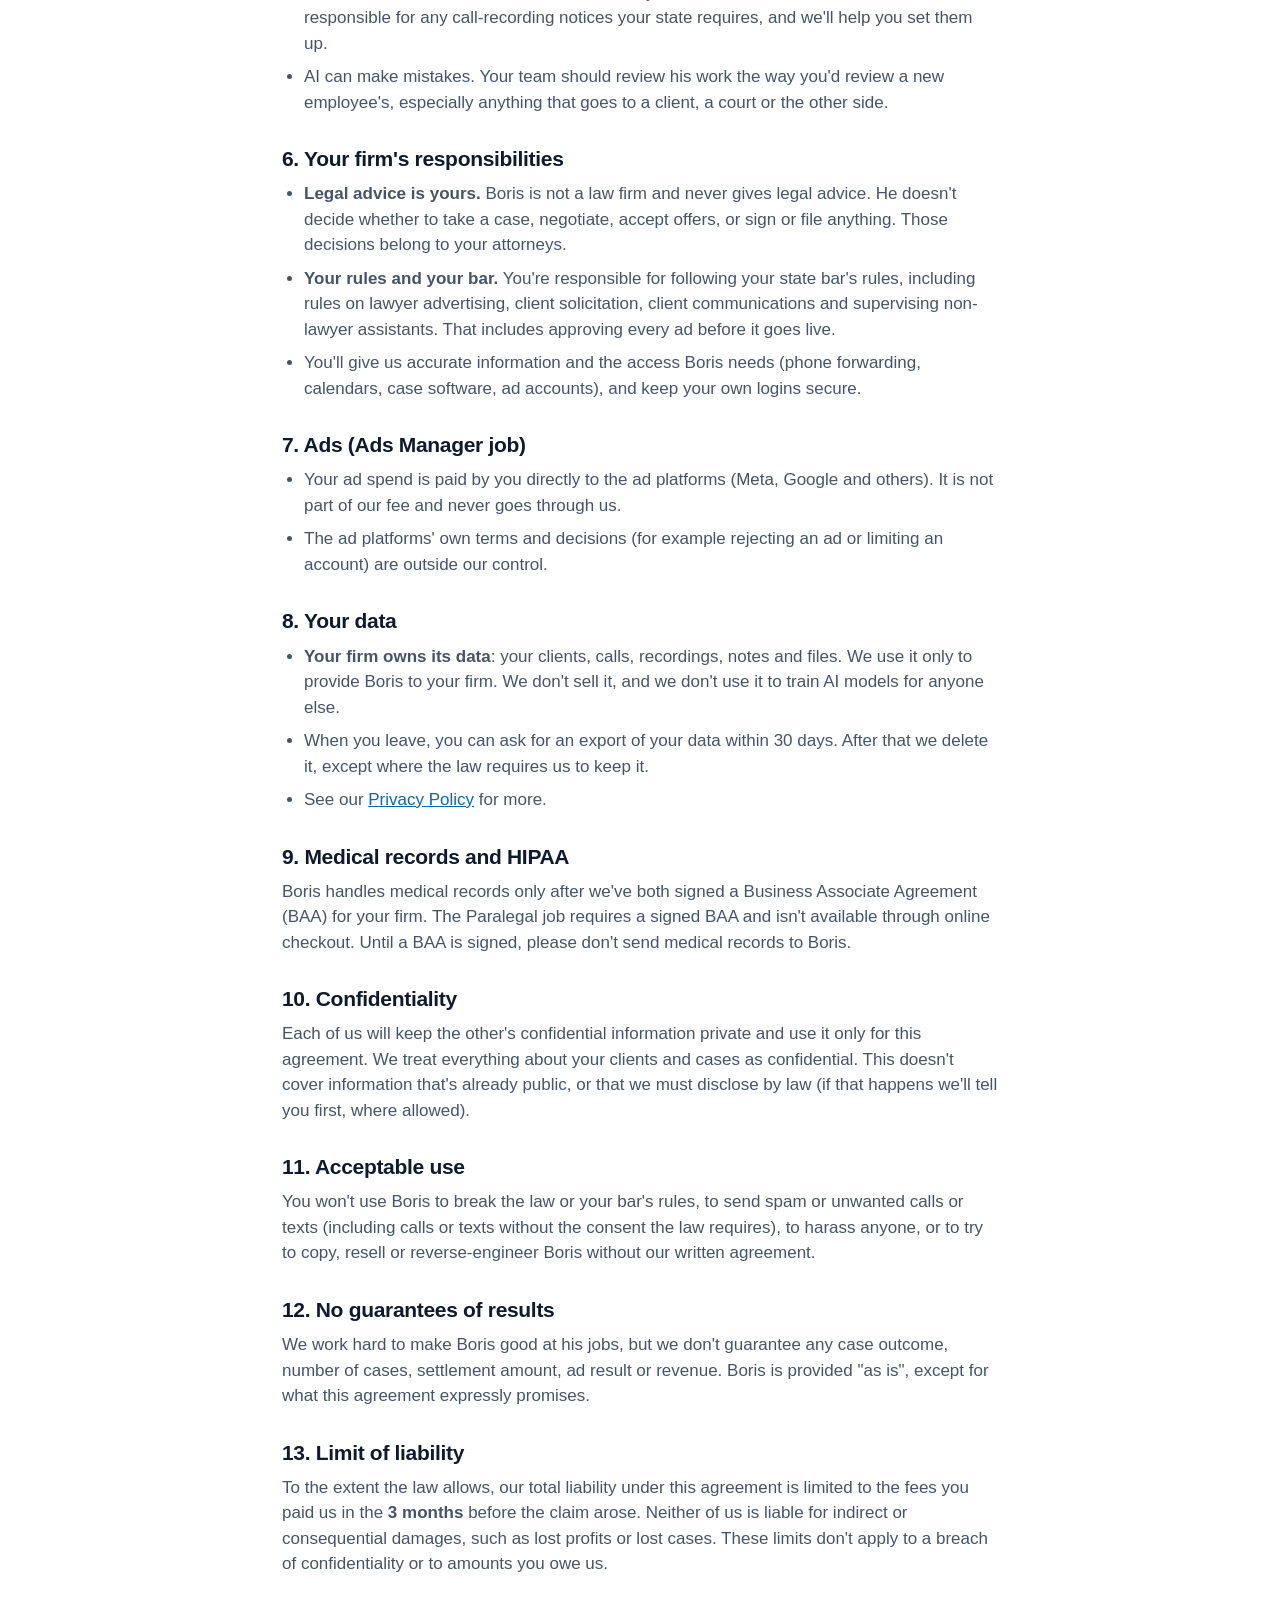
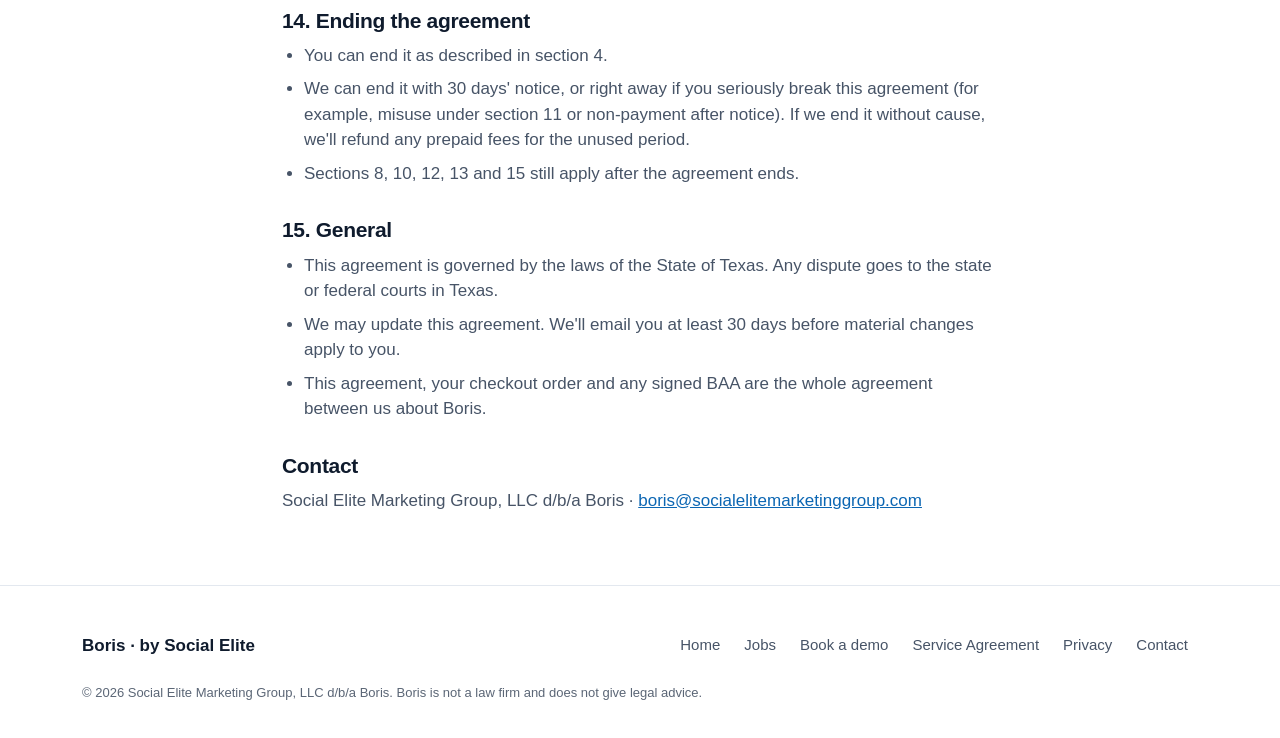
<file: terms/index.html>
<!doctype html>
<html lang="en">
<head>
<meta charset="utf-8">
<meta name="viewport" content="width=device-width, initial-scale=1, viewport-fit=cover">
<title>Boris Service Agreement (draft)</title>
<meta name="description" content="The Boris Service Agreement.">
<meta name="theme-color" content="#ffffff">
<meta name="color-scheme" content="light">
<link rel="icon" href="/favicon.svg" type="image/svg+xml">
<link rel="icon" href="/favicon-32.png" sizes="32x32" type="image/png">
<link rel="apple-touch-icon" href="/apple-touch-icon.png">
<link rel="stylesheet" href="/styles.css">
<link rel="stylesheet" href="/app.css">
<script src="/config.js" defer></script>
</head>
<body class="pg">
<a class="skip" href="#main">Skip to content</a>
<svg width="0" height="0" style="position:absolute" aria-hidden="true"><symbol id="i-circle-check" viewBox="0 0 24 24"><circle cx="12" cy="12" r="10"/><path d="m16 9-5.5 5.5L8 12"/></symbol><symbol id="i-arrow-right" viewBox="0 0 24 24"><path d="M5 12h14"/><path d="m12 5 7 7-7 7"/></symbol><symbol id="i-lock" viewBox="0 0 24 24"><rect width="18" height="11" x="3" y="11" rx="2" ry="2"/><path d="M7 11V7a5 5 0 0 1 10 0v4"/></symbol><symbol id="i-external-link" viewBox="0 0 24 24"><path d="M15 3h6v6"/><path d="M10 14 21 3"/><path d="M18 13v6a2 2 0 0 1-2 2H5a2 2 0 0 1-2-2V8a2 2 0 0 1 2-2h3"/></symbol><symbol id="i-calendar" viewBox="0 0 24 24"><path d="M8 2v3"/><path d="M16 2v3"/><rect x="3" y="3" width="18" height="18" rx="2"/><path d="M3 9h18"/></symbol><symbol id="i-phone" viewBox="0 0 24 24"><path d="M13.832 16.568a1 1 0 0 0 1.213-.303l.355-.465A2 2 0 0 1 17 15h3a2 2 0 0 1 2 2v3a2 2 0 0 1-2 2A18 18 0 0 1 2 4a2 2 0 0 1 2-2h3a2 2 0 0 1 2 2v3a2 2 0 0 1-.8 1.6l-.468.351a1 1 0 0 0-.292 1.233 14 14 0 0 0 6.392 6.384"/></symbol><symbol id="i-shield-check" viewBox="0 0 24 24"><path d="M20 13c0 5-3.5 7.5-7.66 8.95a1 1 0 0 1-.67-.01C7.5 20.5 4 18 4 13V6a1 1 0 0 1 1-1c2 0 4.5-1.2 6.24-2.72a1.17 1.17 0 0 1 1.52 0C14.51 3.81 17 5 19 5a1 1 0 0 1 1 1z"/><path d="m9 12 2 2 4-4"/></symbol><symbol id="i-mail" viewBox="0 0 24 24"><path d="m22 7-8.991 5.727a2 2 0 0 1-2.009 0L2 7"/><rect x="2" y="4" width="20" height="16" rx="2"/></symbol><symbol id="i-clock" viewBox="0 0 24 24"><circle cx="12" cy="12" r="10"/><path d="M12 6v6l4 2"/></symbol><symbol id="i-check" viewBox="0 0 24 24"><path d="M20 6 9 17l-5-5"/></symbol></svg>
<header class="top">
  <div class="wrap top__in">
    <a class="brand" href="/" aria-label="Boris home">
      <span class="bm bm--idle" style="--s:32px" aria-hidden="true"><svg viewBox="0 0 48 48" width="32" height="32"><circle class="bm__orb" cx="24" cy="24" r="24"/><g class="bm__b"><path d="M74 0H294A146 146 0 0 1 440 146V198A146 146 0 0 1 294 344H0V74A74 74 0 0 1 74 0ZM0 228H316A160 160 0 0 1 476 388V412A160 160 0 0 1 316 572H74A74 74 0 0 1 0 498V228ZM116 116V228H294A30 30 0 0 0 324 198V146A30 30 0 0 0 294 116ZM116 344V456H316A44 44 0 0 0 360 412V388A44 44 0 0 0 316 344ZM116 228L116 344L278.08 344L118 228ZM116 228L116 344L278.08 344L118 228Z" transform="translate(14.31 12) scale(0.04196)"/></g></svg></span>
      <span class="brand__name">Boris</span>
    </a>
    <a class="top__link" href="/#try">Book a demo</a>
  </div>
</header>
<main id="main" class="legal">
  <div class="wrap wrap--narrow">
    <p class="legal__draft" role="note"><b>Draft — under legal review.</b> This agreement is being reviewed by our lawyers and may change before it's final. If it changes, we'll tell existing customers by email before the new version applies to them.</p>
    <h1 class="buy__h">Boris Service Agreement</h1>
    <p class="legal__meta">Last updated October 24, 2026</p>

    <p>This agreement is between <b>Social Elite Marketing Group, LLC</b>, a Texas limited liability company doing business as <b>Boris</b> ("we", "us"), and the law firm that signs up for Boris ("you", "your firm"). By checking the box at checkout, or by using Boris, you agree to it on behalf of your firm, and you confirm you're allowed to do that.</p>

    <h2>1. What Boris is</h2>
    <p>Boris is an AI employee for personal injury firms. You hire him on the Boris plan (Receptionist, Intake and Marketing), and can add jobs such as the Ads Manager, or hire the Ads Manager on its own. We set him up on your firm and run him for you as a service. The jobs you bought, and their prices, are shown at checkout and on your invoices.</p>

    <h2>2. Setup</h2>
    <ul>
      <li>We aim to have Boris live within <b>3 business days</b> after you pay and finish the setup checklist. Some things depend on you or on others (your phone carrier, your case software, ad platforms granting access), and those can take longer.</li>
      <li>Online orders pay a one-time <b>launch fee</b> for setup, unless it's waived (for example on annual plans).</li>
    </ul>

    <h2>3. Billing</h2>
    <ul>
      <li><b>Monthly plans</b> are billed in advance each month and continue month to month.</li>
      <li><b>Annual plans</b> are billed in advance for 12 months.</li>
      <li>Prices are a flat fee per job. We never charge a percentage of your fees, settlements or any case outcome.</li>
      <li>Payments are processed by Stripe. If a payment fails, we'll let you know. If it isn't fixed within 14 days, we may pause Boris until it is.</li>
      <li>We may change prices with at least 30 days' notice. Annual plans keep their price until renewal.</li>
      <li>Prices don't include taxes. If tax applies, it's added to your invoice.</li>
    </ul>

    <h2>4. Cancelling and refunds</h2>
    <ul>
      <li><b>Monthly plans:</b> cancel any time with 30 days' written notice (email is fine). You pay through the end of the notice period.</li>
      <li><b>Annual plans:</b> you can cancel within 14 days of payment for a refund prorated to the days used. After 14 days, annual plans are non-refundable, and Boris keeps working through the end of the year you paid for.</li>
      <li><b>Launch fee:</b> non-refundable once setup has started.</li>
    </ul>

    <h2>5. How Boris works for you</h2>
    <ul>
      <li>Boris acts on your firm's instructions and the rules you set for him.</li>
      <li><b>He asks first</b> before anything involving money, before any new ad, campaign or budget increase goes live, and before anything is sent in your firm's name that you haven't approved, such as a retainer or a demand. You can make him ask first about more things, any time.</li>
      <li>He tells callers he is an AI assistant. Calls may be recorded and transcribed. You're responsible for any call-recording notices your state requires, and we'll help you set them up.</li>
      <li>AI can make mistakes. Your team should review his work the way you'd review a new employee's, especially anything that goes to a client, a court or the other side.</li>
    </ul>

    <h2>6. Your firm's responsibilities</h2>
    <ul>
      <li><b>Legal advice is yours.</b> Boris is not a law firm and never gives legal advice. He doesn't decide whether to take a case, negotiate, accept offers, or sign or file anything. Those decisions belong to your attorneys.</li>
      <li><b>Your rules and your bar.</b> You're responsible for following your state bar's rules, including rules on lawyer advertising, client solicitation, client communications and supervising non-lawyer assistants. That includes approving every ad before it goes live.</li>
      <li>You'll give us accurate information and the access Boris needs (phone forwarding, calendars, case software, ad accounts), and keep your own logins secure.</li>
    </ul>

    <h2>7. Ads (Ads Manager job)</h2>
    <ul>
      <li>Your ad spend is paid by you directly to the ad platforms (Meta, Google and others). It is not part of our fee and never goes through us.</li>
      <li>The ad platforms' own terms and decisions (for example rejecting an ad or limiting an account) are outside our control.</li>
    </ul>

    <h2>8. Your data</h2>
    <ul>
      <li><b>Your firm owns its data</b>: your clients, calls, recordings, notes and files. We use it only to provide Boris to your firm. We don't sell it, and we don't use it to train AI models for anyone else.</li>
      <li>When you leave, you can ask for an export of your data within 30 days. After that we delete it, except where the law requires us to keep it.</li>
      <li>See our <a href="/privacy/">Privacy Policy</a> for more.</li>
    </ul>

    <h2>9. Medical records and HIPAA</h2>
    <p>Boris handles medical records only after we've both signed a Business Associate Agreement (BAA) for your firm. The Paralegal job requires a signed BAA and isn't available through online checkout. Until a BAA is signed, please don't send medical records to Boris.</p>

    <h2>10. Confidentiality</h2>
    <p>Each of us will keep the other's confidential information private and use it only for this agreement. We treat everything about your clients and cases as confidential. This doesn't cover information that's already public, or that we must disclose by law (if that happens we'll tell you first, where allowed).</p>

    <h2>11. Acceptable use</h2>
    <p>You won't use Boris to break the law or your bar's rules, to send spam or unwanted calls or texts (including calls or texts without the consent the law requires), to harass anyone, or to try to copy, resell or reverse-engineer Boris without our written agreement.</p>

    <h2>12. No guarantees of results</h2>
    <p>We work hard to make Boris good at his jobs, but we don't guarantee any case outcome, number of cases, settlement amount, ad result or revenue. Boris is provided "as is", except for what this agreement expressly promises.</p>

    <h2>13. Limit of liability</h2>
    <p>To the extent the law allows, our total liability under this agreement is limited to the fees you paid us in the <b>3 months</b> before the claim arose. Neither of us is liable for indirect or consequential damages, such as lost profits or lost cases. These limits don't apply to a breach of confidentiality or to amounts you owe us.</p>

    <h2>14. Ending the agreement</h2>
    <ul>
      <li>You can end it as described in section 4.</li>
      <li>We can end it with 30 days' notice, or right away if you seriously break this agreement (for example, misuse under section 11 or non-payment after notice). If we end it without cause, we'll refund any prepaid fees for the unused period.</li>
      <li>Sections 8, 10, 12, 13 and 15 still apply after the agreement ends.</li>
    </ul>

    <h2>15. General</h2>
    <ul>
      <li>This agreement is governed by the laws of the State of Texas. Any dispute goes to the state or federal courts in Texas.</li>
      <li>We may update this agreement. We'll email you at least 30 days before material changes apply to you.</li>
      <li>This agreement, your checkout order and any signed BAA are the whole agreement between us about Boris.</li>
    </ul>

    <h2>Contact</h2>
    <p>Social Elite Marketing Group, LLC d/b/a Boris · <a href="mailto:boris@socialelitemarketinggroup.com">boris@socialelitemarketinggroup.com</a></p>
  </div>
</main>
<footer class="foot">
  <div class="wrap foot__in">
    <p class="foot__brand">Boris · by Social Elite</p>
    <nav aria-label="Footer"><a href="/">Home</a><a href="/#jobs">Jobs</a><a href="/#try">Book a demo</a><a href="/terms/">Service Agreement</a><a href="/privacy/">Privacy</a><a href="mailto:boris@socialelitemarketinggroup.com">Contact</a></nav>
    <p class="foot__fine">© 2026 Social Elite Marketing Group, LLC d/b/a Boris. Boris is not a law firm and does not give legal advice.</p>
  </div>
</footer>
</body>
</html>
</file>
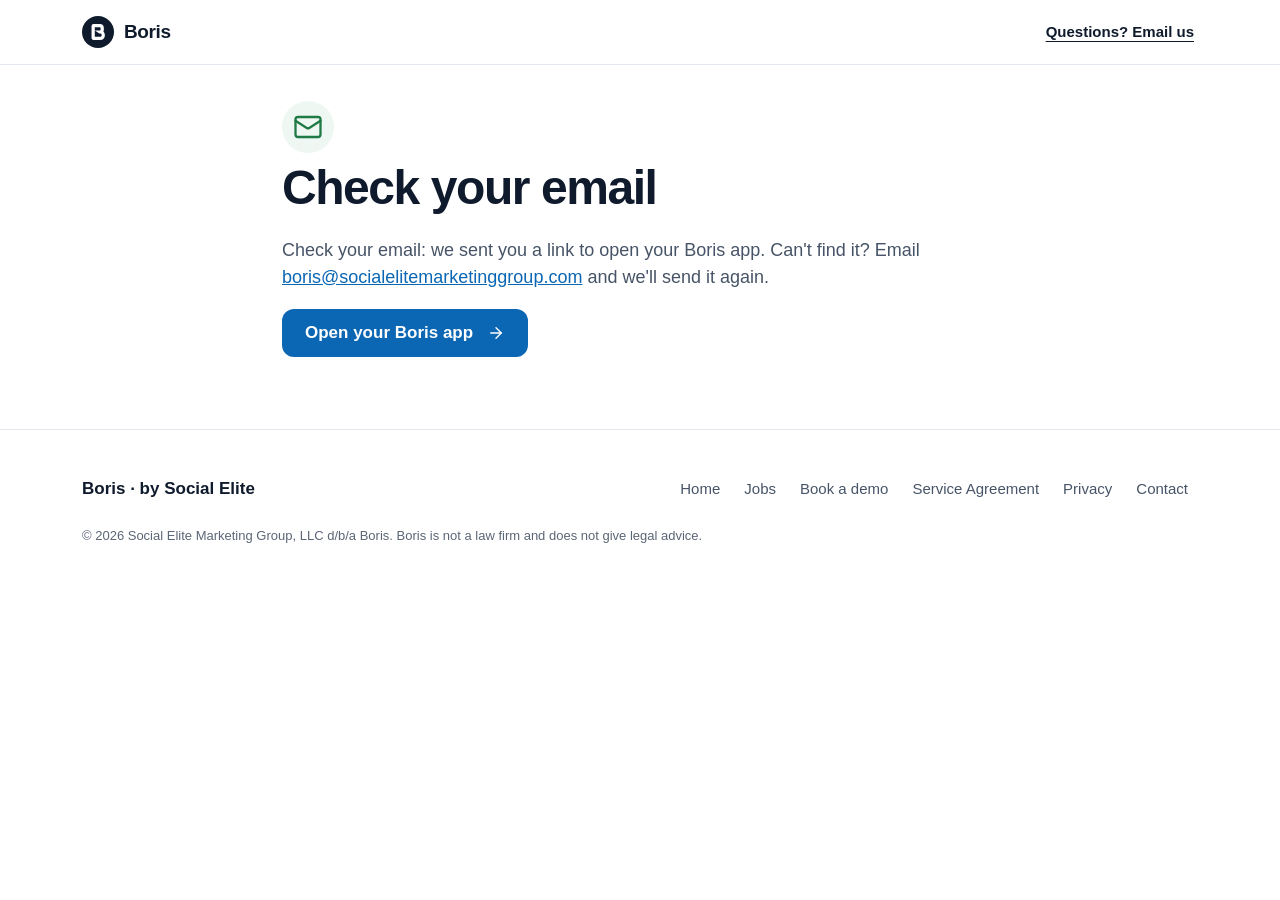
<file: welcome/index.html>
<!doctype html>
<html lang="en">
<head>
<meta charset="utf-8">
<meta name="viewport" content="width=device-width, initial-scale=1, viewport-fit=cover">
<title>Welcome to Boris · Open your Boris app</title>
<meta name="description" content="Welcome to Boris. Open your Boris app from the email we sent you.">
<meta name="robots" content="noindex">
<meta name="theme-color" content="#ffffff">
<meta name="color-scheme" content="light">
<link rel="icon" href="/favicon.svg" type="image/svg+xml">
<link rel="icon" href="/favicon-32.png" sizes="32x32" type="image/png">
<link rel="apple-touch-icon" href="/apple-touch-icon.png">
<link rel="stylesheet" href="/styles.css">
<link rel="stylesheet" href="/app.css">
<script src="/config.js" defer></script>
<script src="/welcome.js" defer></script>
</head>
<body class="pg">
<a class="skip" href="#main">Skip to content</a>
<svg width="0" height="0" style="position:absolute" aria-hidden="true"><symbol id="i-circle-check" viewBox="0 0 24 24"><circle cx="12" cy="12" r="10"/><path d="m16 9-5.5 5.5L8 12"/></symbol><symbol id="i-arrow-right" viewBox="0 0 24 24"><path d="M5 12h14"/><path d="m12 5 7 7-7 7"/></symbol><symbol id="i-lock" viewBox="0 0 24 24"><rect width="18" height="11" x="3" y="11" rx="2" ry="2"/><path d="M7 11V7a5 5 0 0 1 10 0v4"/></symbol><symbol id="i-external-link" viewBox="0 0 24 24"><path d="M15 3h6v6"/><path d="M10 14 21 3"/><path d="M18 13v6a2 2 0 0 1-2 2H5a2 2 0 0 1-2-2V8a2 2 0 0 1 2-2h3"/></symbol><symbol id="i-calendar" viewBox="0 0 24 24"><path d="M8 2v3"/><path d="M16 2v3"/><rect x="3" y="3" width="18" height="18" rx="2"/><path d="M3 9h18"/></symbol><symbol id="i-phone" viewBox="0 0 24 24"><path d="M13.832 16.568a1 1 0 0 0 1.213-.303l.355-.465A2 2 0 0 1 17 15h3a2 2 0 0 1 2 2v3a2 2 0 0 1-2 2A18 18 0 0 1 2 4a2 2 0 0 1 2-2h3a2 2 0 0 1 2 2v3a2 2 0 0 1-.8 1.6l-.468.351a1 1 0 0 0-.292 1.233 14 14 0 0 0 6.392 6.384"/></symbol><symbol id="i-shield-check" viewBox="0 0 24 24"><path d="M20 13c0 5-3.5 7.5-7.66 8.95a1 1 0 0 1-.67-.01C7.5 20.5 4 18 4 13V6a1 1 0 0 1 1-1c2 0 4.5-1.2 6.24-2.72a1.17 1.17 0 0 1 1.52 0C14.51 3.81 17 5 19 5a1 1 0 0 1 1 1z"/><path d="m9 12 2 2 4-4"/></symbol><symbol id="i-mail" viewBox="0 0 24 24"><path d="m22 7-8.991 5.727a2 2 0 0 1-2.009 0L2 7"/><rect x="2" y="4" width="20" height="16" rx="2"/></symbol><symbol id="i-clock" viewBox="0 0 24 24"><circle cx="12" cy="12" r="10"/><path d="M12 6v6l4 2"/></symbol><symbol id="i-check" viewBox="0 0 24 24"><path d="M20 6 9 17l-5-5"/></symbol></svg>
<header class="top">
  <div class="wrap top__in">
    <a class="brand" href="/" aria-label="Boris home">
      <span class="bm bm--idle" style="--s:32px" aria-hidden="true"><svg viewBox="0 0 48 48" width="32" height="32"><circle class="bm__orb" cx="24" cy="24" r="24"/><g class="bm__b"><path d="M74 0H294A146 146 0 0 1 440 146V198A146 146 0 0 1 294 344H0V74A74 74 0 0 1 74 0ZM0 228H316A160 160 0 0 1 476 388V412A160 160 0 0 1 316 572H74A74 74 0 0 1 0 498V228ZM116 116V228H294A30 30 0 0 0 324 198V146A30 30 0 0 0 294 116ZM116 344V456H316A44 44 0 0 0 360 412V388A44 44 0 0 0 316 344ZM116 228L116 344L278.08 344L118 228ZM116 228L116 344L278.08 344L118 228Z" transform="translate(14.31 12) scale(0.04196)"/></g></svg></span>
      <span class="brand__name">Boris</span>
    </a>
    <a class="top__link" href="mailto:boris@socialelitemarketinggroup.com">Questions? Email us</a>
  </div>
</header>
<main id="main" class="wel">
  <div class="wrap wrap--narrow">
    <div class="wel__load" id="welLoad"><p>Loading…</p></div>

    <div class="wel__none" id="welNone" hidden>
      <div class="wel__hero">
        <span class="wel__ok" aria-hidden="true"><svg class="i"><use href="#i-mail"/></svg></span>
        <h1 class="buy__h">Check your email</h1>
        <p class="sub">Check your email: we sent you a link to open your Boris app. Can't find it? Email <a href="mailto:boris@socialelitemarketinggroup.com">boris@socialelitemarketinggroup.com</a> and we'll send it again.</p>
        <p class="sub" id="welWait" hidden>Your payment is still going through. This page will update in a few seconds.</p>
        <div class="wel__cta"><a class="btn btn--primary" href="https://app.hireboris.com">Open your Boris app<svg class="i" aria-hidden="true"><use href="#i-arrow-right"/></svg></a></div>
      </div>
    </div>

    <div id="welMain" hidden>
      <div class="wel__hero">
        <span class="wel__ok" aria-hidden="true"><svg class="i"><use href="#i-circle-check"/></svg></span>
        <p class="eyebrow" id="welFirm"></p>
        <h1 class="buy__h">You're in. Check your email.</h1>
        <p class="sub">Check your email: we sent you a link to open your Boris app.</p>
        <p class="wel__jobs">Hired: <b id="welJobs"></b></p>
        <div class="wel__cta"><a class="btn btn--primary" id="welApp" href="https://app.hireboris.com">Open your Boris app<svg class="i" aria-hidden="true"><use href="#i-arrow-right"/></svg></a></div>
        <p class="wel__fine">Sign in with the email you used to pay. No email? Check spam, or write to <a href="mailto:boris@socialelitemarketinggroup.com">boris@socialelitemarketinggroup.com</a>.</p>
        <ol class="wel__next">
          <li><b>1</b><span>Open the email and sign in to your Boris app.</span></li>
          <li><b>2</b><span>Boris walks you through setup in a short conversation.</span></li>
          <li><b>3</b><span>He builds each job you hired, and you turn them on one by one.</span></li>
        </ol>
      </div>

      <div class="wel__head" id="welHead">
        <div><h2>Want a head start? Answer a few questions now</h2><p>Optional. Boris uses these answers in the app, so he won't ask twice. It saves as you go.</p></div>
        <button class="btn btn--ghost" type="button" id="welStart" aria-expanded="false" aria-controls="welList">Answer a few questions</button>
      </div>

      <div id="welList" hidden>
      <div class="wel__link">
        <p>Your private link to come back to these questions:</p>
        <div class="wel__copy"><input id="welUrl" readonly aria-label="Your private link to these questions"><button class="btn btn--ghost btn--sm" type="button" id="welCopy">Copy</button></div>
      </div>

      <div class="wel__prog"><span id="welProgT">0 of 0 done</span><i><b id="welProgB"></b></i></div>
      <div class="wel__done" id="welDone" hidden role="status">
        <svg class="i" aria-hidden="true"><use href="#i-circle-check"/></svg>
        <div><h2>All set. Thank you.</h2><p>Boris has your answers. Open your Boris app and he'll pick up from here.</p></div>
      </div>

      <div class="steps" id="steps">

        <section class="step" data-step="basics" id="step-basics">
          <button class="step__h" type="button" aria-expanded="false"><span class="step__n">1</span><span class="step__t">Firm basics</span><span class="step__s"></span></button>
          <form class="step__body" hidden>
            <fieldset class="field"><legend>Practice areas</legend><div class="chips">
              <label><input type="checkbox" name="Practice areas" value="Car wrecks"><span>Car wrecks</span></label>
              <label><input type="checkbox" name="Practice areas" value="Trucking"><span>Trucking</span></label>
              <label><input type="checkbox" name="Practice areas" value="Motorcycle"><span>Motorcycle</span></label>
              <label><input type="checkbox" name="Practice areas" value="Slip and fall"><span>Slip and fall</span></label>
              <label><input type="checkbox" name="Practice areas" value="Dog bites"><span>Dog bites</span></label>
              <label><input type="checkbox" name="Practice areas" value="Workers' comp"><span>Workers' comp</span></label>
              <label><input type="checkbox" name="Practice areas" value="Wrongful death"><span>Wrongful death</span></label>
              <label><input type="checkbox" name="Practice areas" value="Medical malpractice"><span>Medical malpractice</span></label>
              <label><input type="checkbox" name="Practice areas" value="Other"><span>Other</span></label>
            </div></fieldset>
            <div class="field"><label for="w-off">Office address(es)</label><textarea id="w-off" name="Offices" rows="2" placeholder="One per line"></textarea></div>
            <div class="fgrid">
              <div class="field"><label for="w-hours">Office hours</label><input id="w-hours" name="Hours" placeholder="Mon–Fri 8:30–5:30"></div>
              <div class="field"><label for="w-line">Main phone line</label><input id="w-line" name="Main line" type="tel"></div>
            </div>
            <div class="field"><label for="w-urg">Who gets urgent alerts?</label><textarea id="w-urg" name="Urgent alerts" rows="2" placeholder="Name, role, cell. Who gets texted when a big case calls at night?"></textarea></div>
            <div class="field"><label for="w-acc">Which cases do you take?</label><textarea id="w-acc" name="Case rules" rows="3" placeholder="Case types you take and turn down, statute-of-limitations cutoffs, counties or cities you cover"></textarea></div>
            <fieldset class="field"><legend>Languages your clients speak</legend><div class="chips">
              <label><input type="checkbox" name="Languages" value="English"><span>English</span></label>
              <label><input type="checkbox" name="Languages" value="Spanish"><span>Spanish</span></label>
              <label><input type="checkbox" name="Languages" value="Other"><span>Other</span></label>
            </div></fieldset>
            <div class="step__foot"><button class="btn btn--primary" type="submit">Save and continue</button><span class="step__saved" aria-live="polite"></span></div>
          </form>
        </section>

        <section class="step" data-step="phones" id="step-phones">
          <button class="step__h" type="button" aria-expanded="false"><span class="step__n">2</span><span class="step__t">Receptionist &amp; Intake</span><span class="step__s"></span></button>
          <form class="step__body" hidden>
            <div class="field"><label for="w-greet">How should he answer?</label><input id="w-greet" name="Greeting" placeholder="Thank you for calling Smith Injury Law, this is Boris."></div>
            <fieldset class="field"><legend>His voice</legend><div class="chips chips--3">
              <label><input type="radio" name="Voice" value="Steady" checked><span><b>Steady</b> Calm, professional</span></label>
              <label><input type="radio" name="Voice" value="Warm"><span><b>Warm</b> Friendly, unhurried</span></label>
              <label><input type="radio" name="Voice" value="Bilingual"><span><b>Bilingual</b> English and Spanish</span></label>
            </div></fieldset>
            <div class="field"><label for="w-iq">Your intake questions</label><textarea id="w-iq" name="Intake questions" rows="4" placeholder="Paste your intake sheet, or list the questions you always ask"></textarea></div>
            <div class="fgrid">
              <div class="field"><label for="w-sign">Retainer / e-sign tool</label><select id="w-sign" name="E-sign tool"><option value="">Choose one</option><option>DocuSign</option><option>Clio (Clio Sign)</option><option>Lawmatics</option><option>PandaDoc</option><option>Adobe Sign</option><option>Filevine / Vinesign</option><option>Other</option><option>None yet</option></select></div>
              <div class="field"><label for="w-xfer">Transfer numbers</label><input id="w-xfer" name="Transfer numbers" placeholder="Who takes a live transfer, and their number"></div>
            </div>
            <div class="step__foot"><button class="btn btn--primary" type="submit">Save and continue</button><span class="step__saved" aria-live="polite"></span></div>
          </form>
        </section>

        <section class="step" data-step="case" id="step-case">
          <button class="step__h" type="button" aria-expanded="false"><span class="step__n">3</span><span class="step__t">Case Manager</span><span class="step__s"></span></button>
          <form class="step__body" hidden>
            <fieldset class="field"><legend>How often should he check in with clients?</legend><div class="chips chips--3">
              <label><input type="radio" name="Check-ins" value="Every week"><span>Every week</span></label>
              <label><input type="radio" name="Check-ins" value="Every two weeks"><span>Every two weeks</span></label>
              <label><input type="radio" name="Check-ins" value="Every month"><span>Every month</span></label>
            </div></fieldset>
            <div class="fgrid">
              <div class="field"><label for="w-cs">Case software</label><select id="w-cs" name="Case software"><option value="">Choose one</option><option>Clio</option><option>Filevine</option><option>Litify</option><option>MyCase</option><option>CasePeer</option><option>Other</option></select></div>
              <div class="field"><label for="w-cso">If other, which?</label><input id="w-cso" name="Case software (other)"></div>
            </div>
            <div class="field"><label for="w-cmn">Anything he should know?</label><textarea id="w-cmn" name="Case manager notes" rows="2" placeholder="Who he reports to, clients who prefer Spanish, records desks that are slow…"></textarea></div>
            <div class="step__foot"><button class="btn btn--primary" type="submit">Save and continue</button><span class="step__saved" aria-live="polite"></span></div>
          </form>
        </section>

        <section class="step" data-step="ads" id="step-ads">
          <button class="step__h" type="button" aria-expanded="false"><span class="step__n">4</span><span class="step__t">Marketing &amp; Ads Manager</span><span class="step__s"></span></button>
          <form class="step__body" hidden>
            <fieldset class="field"><legend>Where do you advertise?</legend><div class="chips">
              <label><input type="checkbox" name="Ad platforms" value="Meta (Facebook/Instagram)"><span>Meta (Facebook/Instagram)</span></label>
              <label><input type="checkbox" name="Ad platforms" value="Google Ads"><span>Google Ads</span></label>
              <label><input type="checkbox" name="Ad platforms" value="Google Local Services"><span>Google Local Services</span></label>
              <label><input type="checkbox" name="Ad platforms" value="Other"><span>Other</span></label>
              <label><input type="checkbox" name="Ad platforms" value="None yet"><span>None yet</span></label>
            </div></fieldset>
            <div class="howto">
              <p class="howto__h">Give Boris access: add <b>boris@socialelitemarketinggroup.com</b></p>
              <details><summary>Meta (Facebook and Instagram ads)</summary><ol>
                <li>Open <b>business.facebook.com</b> → <b>Settings</b> (Business settings).</li>
                <li><b>Users → People → Add</b>, and enter boris@socialelitemarketinggroup.com.</li>
                <li>Pick your <b>ad account</b> and turn on <b>Manage campaigns</b>. Add your firm's <b>Page</b> too, so he can see lead forms.</li>
                <li>Send the invite. You can remove him any time from the same screen.</li></ol></details>
              <details><summary>Google Ads</summary><ol>
                <li>Sign in at <b>ads.google.com</b>, then open <b>Admin</b> (or Tools → Setup) → <b>Access and security</b>.</li>
                <li>Click <b>+</b> and enter boris@socialelitemarketinggroup.com.</li>
                <li>Choose <b>Standard</b> access, then <b>Send invitation</b>.</li></ol></details>
              <details><summary>Google Local Services Ads</summary><ol>
                <li>If Local Services is linked to your Google Ads account, the Google Ads invite above covers it.</li>
                <li>If it's separate: open the <b>Local Services Ads dashboard</b> → <b>Settings</b> → users or account access, and add boris@socialelitemarketinggroup.com as a manager.</li>
                <li>Not sure? Tell us below and we'll walk you through it on the kickoff call.</li></ol></details>
              <p class="howto__fine">He asks before any budget increase, new campaign or new ad going live. Ad spend stays on your card with the platforms.</p>
            </div>
            <div class="fgrid">
              <div class="field"><label for="w-who">Who will add him?</label><input id="w-who" name="Access by" placeholder="Name and email"></div>
              <div class="field"><label for="w-bud">Monthly ad budget</label><input id="w-bud" name="Ad budget" placeholder="e.g. $8,000 a month"></div>
            </div>
            <div class="field"><label for="w-appr">Who approves new ads and budget changes?</label><input id="w-appr" name="Approver" placeholder="Name, email or cell"></div>
            <div class="step__foot"><button class="btn btn--primary" type="submit">Save and continue</button><span class="step__saved" aria-live="polite"></span></div>
          </form>
        </section>

        <section class="step" data-step="kickoff" id="step-kickoff">
          <button class="step__h" type="button" aria-expanded="false"><span class="step__n">5</span><span class="step__t">Kickoff call <span class="step__opt">(optional)</span></span><span class="step__s"></span></button>
          <form class="step__body" hidden>
            <p class="step__p">Pick a 20-minute time to meet the team setting up your Boris. Setup goes ahead either way.</p>
            <div class="book" id="bookBox"><a class="btn btn--ghost btn--block" id="bookOpen" href="#" target="_blank" rel="noopener"><svg class="i" aria-hidden="true"><use href="#i-calendar"/></svg>Pick a time</a></div>
            <div class="step__foot step__foot--2">
              <button class="btn btn--primary" type="submit" name="Kickoff" value="Booked a time">I booked a time</button>
              <button class="btn btn--ghost" type="submit" name="Kickoff" value="Skipped: start without a call">Skip, start without a call</button>
              <span class="step__saved" aria-live="polite"></span>
            </div>
          </form>
        </section>
      </div>
      </div>
    </div>
  </div>
</main>
<footer class="foot">
  <div class="wrap foot__in">
    <p class="foot__brand">Boris · by Social Elite</p>
    <nav aria-label="Footer"><a href="/">Home</a><a href="/#jobs">Jobs</a><a href="/#try">Book a demo</a><a href="/terms/">Service Agreement</a><a href="/privacy/">Privacy</a><a href="mailto:boris@socialelitemarketinggroup.com">Contact</a></nav>
    <p class="foot__fine">© 2026 Social Elite Marketing Group, LLC d/b/a Boris. Boris is not a law firm and does not give legal advice.</p>
  </div>
</footer>
</body>
</html>
</file>
<file: styles.css>
/* Boris marketing site. Navy + white + ONE blue (#0b66b3) for the main action (Explore the live demo). SF Pro system stack.
   No gradients, glows or blur in the chrome. The Boris mark keeps its motion (from the app, pi-v6.css). */
:root {
  --bg: #ffffff;
  --tint: #f5f7fa;
  --navy: #0f1b2d;
  --navy-2: #13233d;
  --text: #0f1b2d;
  --text-2: #475467;
  --meta: #5b6676;
  --line: #e3e8ef;
  --blue: #0b66b3;
  --blue-press: #09559a;
  --green: #1f7a46;
  --mark-bg: #0f1b2d;
  --mark-fg: #ffffff;
  --mark-ring: rgba(15, 27, 45, 0.55);
  --r: 16px;
  --ease: cubic-bezier(0.2, 0.8, 0.2, 1);
  --font: -apple-system, BlinkMacSystemFont, "SF Pro Text", "SF Pro Display", "Segoe UI", Roboto, "Helvetica Neue", Arial, sans-serif;
}
*, *::before, *::after { box-sizing: border-box; }
[hidden] { display: none !important; }
html { -webkit-text-size-adjust: 100%; scroll-behavior: smooth; scroll-padding-top: 72px; }
body {
  margin: 0;
  background: var(--bg);
  color: var(--text);
  font: 17px/1.5 var(--font);
  -webkit-font-smoothing: antialiased;
  overflow-x: hidden;
}
/* clip, not hidden: hidden can make body a scroll container in some engines, which breaks the sticky header */
@supports (overflow: clip) { body { overflow-x: clip; } }
img { max-width: 100%; height: auto; display: block; }
a { color: var(--blue); }
h1, h2, h3 { margin: 0; letter-spacing: -0.02em; line-height: 1.15; font-weight: 700; }
h1 { font-size: clamp(36px, 9vw, 64px); letter-spacing: -0.035em; line-height: 1.04; }
h2 { font-size: clamp(28px, 6.4vw, 44px); letter-spacing: -0.03em; }
h3 { font-size: 19px; }
p { margin: 0; }
.i { width: 20px; height: 20px; flex: none; fill: none; stroke: currentColor; stroke-width: 1.85; stroke-linecap: round; stroke-linejoin: round; }
.i--ok { color: var(--green); }
.wrap { width: 100%; max-width: 1180px; margin: 0 auto; padding: 0 20px; }
.wrap--narrow { max-width: 780px; }
.skip { position: absolute; left: -9999px; top: 8px; background: var(--navy); color: #fff; padding: 10px 14px; border-radius: 10px; z-index: 50; }
.skip:focus { left: 8px; }
:focus-visible { outline: 3px solid var(--blue); outline-offset: 2px; border-radius: 6px; }

.eyebrow { font-size: 15px; font-weight: 600; color: var(--blue); margin-bottom: 12px; }
.eyebrow--light { color: #9cc7ec; }
.sub { font-size: 18px; color: var(--text-2); margin-top: 14px; max-width: 640px; }
.fine { font-size: 15px; color: var(--meta); margin-top: 18px; display: flex; gap: 8px; align-items: flex-start; }
.fine .i { width: 18px; height: 18px; margin-top: 2px; }
.fine--center { justify-content: center; text-align: center; }
.caption { font-size: 14px; color: var(--meta); margin-top: 28px; text-align: center; }
.h3 { margin-top: 32px; font-size: 19px; }

/* buttons: 48px tall, flat */
.btn {
  display: inline-flex; align-items: center; justify-content: center; gap: 8px;
  min-height: 48px; padding: 0 22px; border-radius: 12px; border: 1px solid transparent;
  font: 600 17px/1 var(--font); text-decoration: none; cursor: pointer; white-space: nowrap;
  transition: background 160ms ease, border-color 160ms ease;
}
.btn .i { width: 18px; height: 18px; }
.btn--primary { background: var(--blue); color: #fff; }
.btn--primary:hover { background: var(--blue-press); }
.btn--ghost { background: #fff; color: var(--navy); border-color: var(--line); }
.btn--ghost:hover { border-color: #c9d2de; }
.btn--dark { background: var(--navy-2); color: #fff; }
.btn--dark:hover { background: var(--navy); }
.btn--sm { min-height: 44px; padding: 0 16px; font-size: 16px; }
.btn--block { width: 100%; }

/* header */
.top { position: sticky; top: 0; z-index: 20; background: #fff; border-bottom: 1px solid var(--line); }
.top__in { display: flex; align-items: center; gap: 16px; height: 64px; }
.brand { display: inline-flex; align-items: center; gap: 10px; text-decoration: none; color: var(--navy); min-height: 44px; }
.brand__name { font-weight: 700; font-size: 19px; letter-spacing: -0.02em; }
.top__nav { display: none; margin-left: auto; gap: 4px; }
.top__nav a { color: var(--text-2); text-decoration: none; font-size: 15px; font-weight: 500; padding: 12px 12px; border-radius: 8px; }
.top__nav a:hover { color: var(--navy); background: var(--tint); }
.top .btn { margin-left: auto; }

/* the mark (same states as the app) */
.bm { position: relative; display: inline-block; flex: none; width: var(--s); height: var(--s); }
.bm svg { display: block; overflow: visible; width: 100%; height: 100%; }
.bm__orb { fill: var(--mark-bg); }
.bm__b path { fill: var(--mark-fg); }
.bm__b, .bm__wave, .bm__check { transition: opacity 260ms var(--ease), transform 260ms var(--ease); transform-origin: 24px 24px; }
.bm__wave { position: absolute; inset: 0; display: flex; align-items: center; justify-content: center; gap: 9.5%; pointer-events: none; opacity: 0; }
.bm__wave i { width: 5.8%; border-radius: 99px; background: var(--mark-fg); }
.bm__check { stroke: var(--mark-fg); stroke-dasharray: 30; stroke-dashoffset: 30; opacity: 0; }
.bm__sweep, .bm__pulse { position: absolute; inset: -4px; border-radius: 50%; pointer-events: none; opacity: 0; }
.bm__sweep { border: 2px solid transparent; border-top-color: var(--mark-ring); border-right-color: rgba(15, 27, 45, 0.2); }
.bm__pulse { border: 2px solid var(--mark-ring); }
.bm--idle svg { animation: bm-breathe 5.2s ease-in-out infinite; }
@keyframes bm-breathe { 50% { transform: scale(1.035); } }
.bm--thinking .bm__sweep { opacity: 1; animation: bm-spin 1.15s linear infinite; }
@keyframes bm-spin { to { transform: rotate(360deg); } }
.bm--call .bm__b { opacity: 0; transform: scale(0.8); }
.bm--call .bm__wave { opacity: 1; }
.bm--call .bm__wave i { animation: bm-wave 0.9s ease-in-out infinite alternate; }
@keyframes bm-wave { from { transform: scaleY(0.35); } to { transform: scaleY(1); } }
.bm--done .bm__b { opacity: 0; transform: scale(0.8); }
.bm--done .bm__check { opacity: 1; stroke-dashoffset: 0; transition: opacity 160ms ease, stroke-dashoffset 420ms var(--ease); }
.bm--done .bm__pulse { animation: bm-pulse 900ms var(--ease) 1 both; }
@keyframes bm-pulse { from { opacity: 0.55; transform: scale(1); } to { opacity: 0; transform: scale(1.45); } }

/* hero */
.hero { padding: 28px 0 56px; }
.hero__in { display: grid; gap: 28px; }
.hero .fine { display: none; }
.lede { font-size: 18px; color: var(--text-2); margin-top: 14px; max-width: 560px; }
.cta-row { display: flex; flex-wrap: wrap; gap: 10px; margin-top: 22px; }
.cta-row .btn { flex: 1 1 150px; padding: 0 14px; font-size: 16px; }

.live { background: #fff; border: 1px solid var(--line); border-radius: 22px; padding: 22px; box-shadow: 0 1px 2px rgba(15, 27, 45, 0.04), 0 12px 32px rgba(15, 27, 45, 0.06); }
.live__head { display: flex; align-items: center; gap: 16px; padding-bottom: 20px; border-bottom: 1px solid var(--line); }
.live__mark { margin: 4px; }
.live__text { min-width: 0; flex: 1; }
.live__name { font-weight: 700; font-size: 19px; display: flex; align-items: center; gap: 8px; flex-wrap: wrap; }
.live__job { font-size: 13px; font-weight: 600; color: var(--text-2); background: var(--tint); border: 1px solid var(--line); border-radius: 99px; padding: 3px 10px; }
.live__line { display: flex; align-items: flex-start; gap: 8px; margin-top: 4px; font-size: 16px; color: var(--text-2); min-height: 48px; }
.live__line span { transition: opacity 240ms ease, transform 240ms var(--ease); }
.live__line.is-swap span { opacity: 0; transform: translateY(4px); }
.live__dot { width: 8px; height: 8px; border-radius: 50%; background: var(--green); flex: none; margin-top: 8px; opacity: 0; }
.live__line.is-call .live__dot { opacity: 1; animation: dot 1.4s ease-in-out infinite; }
@keyframes dot { 50% { opacity: 0.35; } }
.live__label { font-size: 13px; font-weight: 600; color: var(--meta); text-transform: uppercase; letter-spacing: 0.04em; margin: 18px 0 6px; }
.live__done { list-style: none; margin: 0; padding: 0; }
.live__done li { display: flex; align-items: flex-start; gap: 10px; padding: 10px 0; font-size: 15px; border-bottom: 1px solid var(--line); animation: rowin 420ms var(--ease) both; }
.live__done li:last-child { border-bottom: 0; }
.live__done li span { flex: 1; }
.live__done .i { width: 18px; height: 18px; margin-top: 2px; }
.live__done time { color: var(--meta); font-size: 13px; font-variant-numeric: tabular-nums; margin-top: 2px; }
@keyframes rowin { from { opacity: 0; transform: translateY(-6px); } }
.live__foot { font-size: 13px; color: var(--meta); margin-top: 10px; }

/* sections */
.sec { padding: 64px 0; }
.sec--tint { background: var(--tint); }

/* systems */
.split { display: grid; gap: 40px; align-items: center; justify-items: center; }
.split__copy { width: 100%; }
.sys { list-style: none; margin: 24px 0 0; padding: 0; display: flex; flex-wrap: wrap; gap: 8px; }
.sys li { display: inline-flex; align-items: center; gap: 8px; min-height: 44px; padding: 0 14px; border: 1px solid var(--line); border-radius: 99px; font-size: 15px; font-weight: 500; background: #fff; }
.sys .i { width: 18px; height: 18px; color: var(--navy); }
.rda { margin: 14px 0 0; display: grid; gap: 10px; }
.rda div { display: grid; grid-template-columns: 96px 1fr; gap: 12px; align-items: center; padding: 12px 14px; border: 1px solid var(--line); border-radius: 12px; }
.rda dt { display: flex; gap: 8px; align-items: center; font-weight: 600; }
.rda dt .i { width: 18px; height: 18px; }
.rda dd { margin: 0; color: var(--text-2); font-size: 16px; }

/* guardrails */
.rules { list-style: none; margin: 36px 0 0; padding: 0; display: grid; gap: 14px; }
.rules li { display: flex; gap: 16px; background: #fff; border: 1px solid var(--line); border-radius: var(--r); padding: 20px; }
.rules .i { width: 26px; height: 26px; color: var(--navy); margin-top: 1px; }
.rules p { color: var(--text-2); margin-top: 6px; font-size: 16px; }

/* seats */
.seats { display: grid; gap: 14px; margin-top: 36px; }
.seat { border: 1px solid var(--line); border-radius: 18px; padding: 24px; display: flex; flex-direction: column; background: #fff; }
.seat--featured { border: 2px solid var(--navy); }
.seat__tag { align-self: flex-start; font-size: 13px; font-weight: 600; color: #fff; background: var(--navy); border-radius: 99px; padding: 4px 10px; margin-bottom: 12px; }
.seat__job { color: var(--meta); font-size: 15px; margin-top: 4px; }
.seat__price { margin: 18px 0 4px; font-size: 36px; font-weight: 700; letter-spacing: -0.03em; }
.seat__price small { font-size: 16px; font-weight: 500; color: var(--text-2); letter-spacing: 0; }
.seat__setup { color: var(--meta); font-size: 15px; }
.seat .btn { margin-top: 22px; }
.seats__cta { margin-top: 24px; display: flex; justify-content: center; }
.seats__cta .btn { width: 100%; max-width: 360px; }
.seat__ask { margin: 18px 0 2px; font-size: 18px; font-weight: 600; }
.seat ul { list-style: none; margin: 18px 0 0; padding: 0; display: grid; gap: 10px; flex: 1; }
.seat li { display: flex; gap: 10px; font-size: 16px; color: var(--text-2); }
.seat li .i { width: 18px; height: 18px; color: var(--green); margin-top: 3px; }
.addon { margin-top: 14px; border: 1px dashed #b9c3d0; border-radius: 18px; padding: 22px 24px; display: grid; gap: 6px; }
.addon h3 { display: flex; flex-wrap: wrap; gap: 8px 12px; align-items: baseline; }
.addon h3 span { font-size: 16px; font-weight: 600; color: var(--text-2); letter-spacing: 0; }
.addon p { color: var(--text-2); font-size: 16px; }
/* 10/26 one plan: a single plan card, centered, with the Ads Manager + early access box under it */
.seats.seats--one { grid-template-columns: minmax(0, 1fr); max-width: 640px; margin-inline: auto; }
.seats--one + .addon { max-width: 640px; margin-inline: auto; }
.addon p.addon__alone { font-size: 15px; color: var(--meta); }

/* partners */
.partners { display: grid; gap: 28px; }
.partners__grid { display: grid; gap: 14px; }
.pcard { background: #fff; border: 1px solid var(--line); border-radius: var(--r); padding: 22px; }
.pcard p { color: var(--text-2); margin-top: 8px; font-size: 16px; }
.partners .btn { justify-self: start; }

/* faq */
.faq { margin-top: 28px; border-top: 1px solid var(--line); }
.faq details { border-bottom: 1px solid var(--line); }
.faq summary { list-style: none; cursor: pointer; display: flex; align-items: center; justify-content: space-between; gap: 16px; min-height: 60px; padding: 14px 0; font-weight: 600; font-size: 18px; }
.faq summary::-webkit-details-marker { display: none; }
.faq summary .i { transition: transform 200ms var(--ease); color: var(--meta); }
.faq details[open] summary .i { transform: rotate(180deg); }
.faq details p { color: var(--text-2); padding: 0 0 20px; font-size: 17px; max-width: 680px; }

/* demo form */
.cta { background: var(--tint); border-top: 1px solid var(--line); }
.cta__in { display: grid; gap: 28px; }
.form { display: grid; gap: 14px; background: #fff; border: 1px solid var(--line); border-radius: 20px; padding: 22px; }
.field { display: grid; gap: 6px; }
.field label { font-size: 15px; font-weight: 600; }
.field label span { font-weight: 400; color: var(--meta); }
.field input, .field select {
  width: 100%; min-height: 48px; padding: 0 14px; border: 1px solid #c5ceda; border-radius: 10px; background: #fff;
  font: 17px var(--font); color: var(--text); appearance: none; -webkit-appearance: none;
}
.field select { background-image: url("data:image/svg+xml,%3Csvg xmlns='http://www.w3.org/2000/svg' width='20' height='20' viewBox='0 0 24 24' fill='none' stroke='%235b6676' stroke-width='2' stroke-linecap='round' stroke-linejoin='round'%3E%3Cpath d='m6 9 6 6 6-6'/%3E%3C/svg%3E"); background-repeat: no-repeat; background-position: right 12px center; padding-right: 40px; }
.field input:focus, .field select:focus { outline: 3px solid rgba(11, 102, 179, 0.35); border-color: var(--blue); }
.field input[aria-invalid="true"] { border-color: #b42318; }
.form__err { color: #b42318; font-size: 15px; }
.thanks { background: #fff; border: 1px solid var(--line); border-radius: 20px; padding: 28px 22px; display: grid; gap: 10px; justify-items: start; }
.thanks .i { width: 32px; height: 32px; }
.thanks p { color: var(--text-2); }

/* footer */
.foot { border-top: 1px solid var(--line); padding: 36px 0 calc(36px + env(safe-area-inset-bottom)); }
.foot__in { display: grid; gap: 14px; }
.foot__brand { font-weight: 700; }
.foot nav { display: flex; flex-wrap: wrap; gap: 0 4px; margin-left: -10px; }
.foot nav a { color: var(--text-2); text-decoration: none; font-size: 15px; padding: 12px 10px; }
.foot__fine { font-size: 13px; color: var(--meta); max-width: 760px; }

/* tablet + desktop */
@media (max-width: 399px) {
  .cta-row .btn .i { display: none; }
}
@media (min-width: 720px) {
  .wrap { padding: 0 32px; }
  .hero { padding: 72px 0 88px; }
  .hero__in { gap: 40px; }
  .hero .fine { display: flex; }
  .lede { font-size: 19px; margin-top: 18px; }
  .cta-row { margin-top: 28px; gap: 12px; }
  .cta-row .btn { flex: 0 0 auto; padding: 0 22px; font-size: 17px; }
  .sec { padding: 96px 0; }
  .rules { grid-template-columns: repeat(2, 1fr); }
  .partners__grid { grid-template-columns: repeat(2, 1fr); }
  .form { grid-template-columns: 1fr 1fr; padding: 28px; }
  .field--wide, .form__err, .form .btn { grid-column: 1 / -1; }
}
@media (min-width: 1024px) {
  .top__nav { display: flex; }
  .top .btn { margin-left: 8px; }
  .hero__in { grid-template-columns: 1.1fr 0.9fr; align-items: center; gap: 64px; }
  .split { grid-template-columns: 1.2fr 0.8fr; gap: 72px; }
  .rules { grid-template-columns: repeat(3, 1fr); }
  .seats { grid-template-columns: repeat(3, 1fr); }
  .partners { grid-template-columns: 1fr 1.2fr; align-items: start; column-gap: 56px; }
  .partners .btn { grid-column: 2; }
  .cta__in { grid-template-columns: 0.8fr 1.2fr; align-items: start; gap: 64px; }
  .foot__in { grid-template-columns: auto 1fr; align-items: center; }
  .foot nav { justify-content: flex-end; }
  .foot__fine { grid-column: 1 / -1; }
}
@media (min-width: 1600px) {
  .wrap { max-width: 1280px; }
}

/* ---- v2 ---- */
.sr { position: absolute; width: 1px; height: 1px; overflow: hidden; clip: rect(0 0 0 0); white-space: nowrap; }
.i--no { color: #8a94a3; }

/* why firms lose cases */
.stats { background: var(--navy); color: #fff; padding: 40px 0; }
.stats__h { font-size: 15px; font-weight: 600; letter-spacing: 0; color: #9cc7ec; margin-bottom: 18px; }
.stats__row { list-style: none; margin: 0; padding: 0; display: grid; gap: 22px; }
.stats__row li { display: grid; gap: 4px; }
.stats__row strong { font-size: 44px; line-height: 1; letter-spacing: -0.04em; font-weight: 700; }
.stats__row span { color: #c6d1e0; font-size: 16px; max-width: 320px; }
.stats sup { font-size: 0.7em; line-height: 0; }
.stats__src { margin-top: 22px; font-size: 13px; color: #c6d1e0; max-width: 820px; }
.stats__src a { color: #9cc7ec; }

/* compare */
.cmp { margin-top: 32px; overflow-x: auto; background: #fff; border: 1px solid var(--line); border-radius: 18px; }
.cmp table { width: 100%; border-collapse: collapse; font-size: 15px; }
.cmp th, .cmp td { padding: 14px 10px; border-bottom: 1px solid var(--line); text-align: center; vertical-align: middle; }
.cmp tbody tr:last-child th, .cmp tbody tr:last-child td { border-bottom: 0; }
.cmp thead th { font-size: 13px; font-weight: 600; color: var(--text-2); line-height: 1.25; }
.cmp tbody th { text-align: left; font-weight: 500; width: 46%; font-size: 14px; line-height: 1.35; }
.cmp th, .cmp td { padding-left: 8px; padding-right: 8px; }
.cmp tbody th { padding-left: 14px; }
.cmp td .i { width: 22px; height: 22px; display: inline-block; vertical-align: middle; }
.cmp__p { font-size: 13px; color: var(--text-2); line-height: 1.25; display: inline-block; }
.cmp thead .cmp__us { color: var(--navy); font-size: 15px; font-weight: 700; }
.cmp .cmp__us { background: #eef4fa; }
.cmp__h { margin-top: 56px; font-size: 24px; letter-spacing: -0.02em; color: var(--text); }
.cmp__sub { margin-top: 10px; color: var(--text-2); font-size: 16px; max-width: 640px; }
.cmp--2 { margin-top: 24px; }
.cmp--2 tbody th { width: 52%; }
.cmp__names { display: block; margin-top: 4px; font-size: 11px; font-weight: 500; color: var(--text-3, #6b7a90); letter-spacing: 0; }

/* missed-call math */
.math { display: grid; gap: 28px; }
.calc { display: grid; gap: 14px; background: #fff; border: 1px solid var(--line); border-radius: 20px; padding: 22px; }
.calc__out { display: block; border-top: 1px solid var(--line); padding-top: 18px; font-size: 18px; color: var(--text-2); }
.calc__out b { color: var(--text); }
.calc__n { display: block; font-size: 52px; line-height: 1; font-weight: 700; letter-spacing: -0.04em; color: var(--navy); margin-bottom: 6px; font-variant-numeric: tabular-nums; }

/* offer */
.offer { display: grid; gap: 18px; margin-top: 36px; }
.stack { list-style: none; margin: 0; padding: 0; display: grid; gap: 10px; }
.stack li { display: flex; gap: 16px; border: 1px solid var(--line); border-radius: var(--r); padding: 18px 20px; }
.stack .i { width: 24px; height: 24px; color: var(--navy); margin-top: 1px; }
.stack p { color: var(--text-2); margin-top: 4px; font-size: 16px; }
.side { display: grid; gap: 14px; align-content: start; }
.founding { background: var(--navy); color: #fff; border-radius: 20px; padding: 24px; display: grid; gap: 10px; }
.founding h3 { font-size: 22px; }
.founding p { color: #c6d1e0; }
.founding .btn { margin-top: 8px; }
.founding__left { font-weight: 600; color: #fff !important; }
.guarantee { border: 2px solid var(--navy); border-radius: 20px; padding: 22px; display: grid; gap: 8px; }
.guarantee .i { width: 28px; height: 28px; color: var(--navy); }
.guarantee p { color: var(--text-2); }
.guarantee__fine { font-size: 14px; color: var(--meta) !important; }
/* proof slots (staging only) */
.proof { display: grid; gap: 14px; margin-top: 28px; }
.proof__slot { border: 2px dashed #b9c3d0; border-radius: 16px; padding: 28px 20px; color: var(--meta); font-size: 15px; text-align: center; }

.seat__label { margin-top: 18px; font-size: 13px; font-weight: 600; color: var(--meta); text-transform: uppercase; letter-spacing: 0.04em; }
.seat__label + .seat__price { margin-top: 4px; }
.seat__setup s { color: var(--meta); }
.cta { background: #fff; }
.cta__copy .fine a { color: var(--blue); word-break: break-all; }

@media (min-width: 720px) {
  .stats { padding: 56px 0; }
  .stats__row { grid-template-columns: repeat(3, 1fr); gap: 32px; }
  .stats__row strong { font-size: 56px; }
  .cmp th, .cmp td { padding: 16px 14px; }
  .cmp tbody th { font-size: 15px; padding-left: 20px; }
  .cmp thead th { font-size: 14px; }
  .cmp__p { font-size: 14px; }
  .calc { grid-template-columns: 1fr 1fr; padding: 28px; }
  .calc__out { grid-column: 1 / -1; }
  .proof { grid-template-columns: repeat(3, 1fr); }
}
@media (min-width: 1024px) {
  .math { grid-template-columns: 0.9fr 1.1fr; align-items: center; gap: 64px; }
  .offer { grid-template-columns: 1.3fr 0.7fr; gap: 28px; align-items: start; }
}

@media (prefers-reduced-motion: reduce) {
  html { scroll-behavior: auto; }
  .bm svg, .bm__sweep, .bm__wave i, .bm__pulse, .live__dot, .live__done li { animation: none !important; }
  .bm--call .bm__wave i { transform: scaleY(0.75); }
  .bm--thinking .bm__sweep { transform: rotate(40deg); }
  .live__line span { transition: none; }
}

/* ---- v3: one funnel, jobs in depth, chat, Firm Brain, example calls ---- */
.phone { margin: 0 auto; width: min(240px, 66vw); border-radius: 36px; padding: 8px; background: var(--navy); box-shadow: 0 18px 40px rgba(15, 27, 45, 0.16); }
.phone img { border-radius: 29px; width: 100%; aspect-ratio: 560 / 1212; object-fit: cover; object-position: top; background: var(--tint); }
.hero__note { font-size: 15px; color: var(--meta); margin-top: 14px; max-width: 520px; }
.cta-row .btn--ghost .i { width: 16px; height: 16px; }
.linkbtn { background: none; border: 0; padding: 0 2px; min-height: 44px; font: 600 16px var(--font); color: var(--blue); cursor: pointer; text-decoration: underline; text-underline-offset: 3px; }

/* the "next step" row that closes every section */
.next { display: flex; flex-wrap: wrap; align-items: center; justify-content: center; gap: 10px 16px; margin-top: 36px; text-align: center; }
.next span { color: var(--meta); font-size: 15px; }
.next .btn { min-width: 220px; }
.next--left { justify-content: flex-start; margin-top: 24px; }
.next--dark span { color: #c6d1e0; }

/* example calls */
.calls { margin-top: 32px; }
.calls__tabs { display: grid; grid-template-columns: repeat(3, 1fr); gap: 6px; background: var(--tint); border: 1px solid var(--line); border-radius: 16px; padding: 6px; }
.ctab { display: grid; gap: 2px; align-content: center; min-height: 64px; padding: 8px 10px; border: 0; border-radius: 11px; background: transparent; font: 15px/1.25 var(--font); color: var(--text-2); text-align: left; cursor: pointer; }
.ctab b { color: var(--navy); font-size: 15px; }
.ctab span { font-size: 13px; }
.ctab[aria-selected="true"] { background: #fff; box-shadow: 0 1px 3px rgba(15, 27, 45, 0.12); color: var(--text-2); }
.call { display: grid; gap: 14px; margin-top: 14px; }
.call__player, .card { background: #fff; border: 1px solid var(--line); border-radius: 20px; padding: 20px; }
.call__head { display: flex; align-items: center; gap: 14px; }
.call__play { flex: none; width: 56px; height: 56px; border-radius: 50%; border: 0; background: var(--navy); color: #fff; display: grid; place-items: center; cursor: pointer; }
.call__play .i { width: 22px; height: 22px; fill: currentColor; }
.call__meta { flex: 1; min-width: 0; }
.call__title { font-weight: 700; font-size: 17px; }
.call__tag { font-size: 13px; color: var(--meta); margin-top: 2px; }
.call__time { font-size: 14px; color: var(--meta); font-variant-numeric: tabular-nums; white-space: nowrap; }
.call__bar { height: 4px; background: var(--line); border-radius: 99px; margin: 16px 0 6px; overflow: hidden; }
.call__bar i { display: block; height: 100%; width: 0; background: var(--navy); border-radius: 99px; }
.tx { list-style: none; margin: 10px 0 4px; padding: 0; display: grid; gap: 10px; min-height: 160px; align-content: start; }
.tx__empty { color: var(--meta); font-size: 15px; padding: 16px 0; }
.tx__line { display: grid; gap: 2px; padding: 10px 12px; border-radius: 12px; background: var(--tint); font-size: 16px; animation: rowin 360ms var(--ease) both; margin-right: 12%; }
.tx__line--b { background: #eef4fa; margin-right: 0; margin-left: 12%; }
.tx__line b { font-size: 13px; color: var(--text-2); }
.tx__line small { font-size: 14px; color: var(--meta); }
.tx__line.is-now { box-shadow: inset 3px 0 0 var(--navy); }
.call__after { display: grid; gap: 14px; align-content: start; }
.card__label { display: flex; align-items: center; gap: 8px; font-size: 13px; font-weight: 600; color: var(--meta); text-transform: uppercase; letter-spacing: 0.04em; }
.card__label .i { width: 16px; height: 16px; }
.card__h { font-weight: 700; font-size: 18px; margin-top: 10px; }
.card__p { color: var(--text-2); font-size: 16px; margin-top: 6px; }
.kv { margin: 14px 0 0; display: grid; gap: 0; }
.kv div { display: grid; grid-template-columns: 120px 1fr; gap: 10px; padding: 8px 0; border-top: 1px solid var(--line); font-size: 15px; }
.kv dt { color: var(--meta); }
.kv dd { margin: 0; }
.acts { list-style: none; margin: 12px 0 0; padding: 0; display: grid; gap: 10px; }
.acts li { display: flex; gap: 10px; font-size: 15px; }
.acts .i { width: 18px; height: 18px; color: var(--green); margin-top: 2px; }

/* jobs in depth */
.jobx { display: grid; gap: 28px; margin-top: 56px; align-items: center; }
.jobx__role { display: inline-flex; align-items: center; gap: 8px; font-size: 15px; font-weight: 600; color: var(--blue); }
.jobx__role .i { width: 18px; height: 18px; }
.jobx h3 { font-size: clamp(24px, 5.2vw, 32px); letter-spacing: -0.025em; margin-top: 8px; }
.ticks { list-style: none; margin: 18px 0 0; padding: 0; display: grid; gap: 10px; }
.ticks li { display: flex; gap: 10px; font-size: 16px; color: var(--text); }
.ticks .i { width: 18px; height: 18px; color: var(--green); margin-top: 3px; }
.ticks--sm li { font-size: 16px; color: var(--text-2); }
.asks { margin-top: 18px; padding: 12px 14px; border-left: 3px solid var(--navy); background: #fff; border-radius: 0 10px 10px 0; font-size: 15px; color: var(--text-2); }
.sec--tint .asks { background: #fff; }
.asks b { color: var(--navy); }
.outcome { margin-top: 16px; font-size: 18px; font-weight: 600; color: var(--navy); }
.outcome--big { display: flex; align-items: baseline; gap: 12px; flex-wrap: wrap; }
.outcome--big strong { font-size: 52px; line-height: 1; letter-spacing: -0.04em; }
.est { font-size: 14px; color: var(--meta); margin-top: 6px; }

/* Boris Chat */
.threads { display: grid; gap: 14px; margin-top: 32px; }
.thread { background: var(--tint); border: 1px solid var(--line); border-radius: 22px; padding: 18px; display: grid; gap: 8px; align-content: start; }
.thread__who { font-size: 13px; color: var(--meta); font-weight: 600; text-align: center; margin-bottom: 4px; }
.bub { max-width: 88%; padding: 10px 14px; border-radius: 18px; font-size: 16px; line-height: 1.4; }
.bub--me { justify-self: end; background: var(--navy); color: #fff; border-bottom-right-radius: 6px; }
.bub--b { justify-self: start; background: #fff; border: 1px solid var(--line); border-bottom-left-radius: 6px; }
.bub--b p + p { margin-top: 8px; }
.bub--receipt { border-color: #b9dcc7; }
.receipt__h { display: flex; align-items: center; gap: 6px; font-weight: 600; color: var(--green); }
.receipt__h .i { width: 18px; height: 18px; }
.bub__ask { display: flex; gap: 8px; flex-wrap: wrap; }
.chip { display: inline-flex; align-items: center; min-height: 32px; padding: 0 12px; border-radius: 99px; border: 1px solid var(--line); font-size: 14px; font-weight: 600; color: var(--navy); background: #fff; }
.chip--dark { background: var(--navy); color: #fff; border-color: var(--navy); }

/* the Firm Brain */
.brain { background: var(--navy); color: #fff; padding: 72px 0; }
.brain h2 { color: #fff; }
.sub--light { color: #c6d1e0; }
.flow { margin-top: 40px; display: grid; gap: 14px; justify-items: center; }
.flow__col { list-style: none; margin: 0; padding: 0; display: flex; flex-wrap: wrap; justify-content: center; gap: 8px; }
.flow__col li { display: inline-flex; align-items: center; gap: 8px; min-height: 40px; padding: 0 14px; border-radius: 99px; background: var(--navy-2); border: 1px solid rgba(255, 255, 255, 0.14); font-size: 15px; color: #fff; }
.flow__col .i { width: 16px; height: 16px; color: #9cc7ec; }
.flow__col--out li { background: #fff; color: var(--navy); border-color: #fff; }
.flow__col--out .i { color: var(--navy); }
.flow__arrow { color: #9cc7ec; transform: rotate(90deg); }
.flow__arrow .i { width: 26px; height: 26px; }
.flow__core { display: grid; justify-items: center; gap: 8px; text-align: center; padding: 22px 28px; border-radius: 24px; border: 1px solid rgba(156, 199, 236, 0.45); background: var(--navy-2); }
.flow__core .bm { --mark-bg: #ffffff; --mark-fg: #0f1b2d; }
.flow__core b { font-size: 20px; }
.flow__core span:last-child { color: #c6d1e0; font-size: 15px; max-width: 220px; }
.brain__grid { display: grid; gap: 22px; margin-top: 48px; }
.mem { list-style: none; margin: 0; padding: 0; display: grid; gap: 12px; }
.mem li { display: flex; gap: 14px; padding: 18px; border-radius: 16px; background: var(--navy-2); border: 1px solid rgba(255, 255, 255, 0.1); }
.mem .i { width: 24px; height: 24px; color: #9cc7ec; margin-top: 1px; }
.mem h3 { font-size: 18px; color: #fff; }
.mem p { color: #c6d1e0; font-size: 16px; margin-top: 4px; }
.memcard { background: #fff; color: var(--text); border-radius: 20px; padding: 22px; align-self: start; }
.memcard__label { font-size: 13px; font-weight: 600; color: var(--meta); text-transform: uppercase; letter-spacing: 0.04em; }
.memcard ul { list-style: none; margin: 14px 0 0; padding: 0; display: grid; }
.memcard li { display: grid; grid-template-columns: 64px 1fr; gap: 10px; padding: 10px 0; border-top: 1px solid var(--line); font-size: 15px; }
.memcard time { color: var(--meta); font-variant-numeric: tabular-nums; }
.memcard__foot { font-size: 13px; color: var(--meta); margin-top: 10px; }
.moat { margin-top: 28px; padding: 20px 22px; border-radius: 16px; border: 1px solid rgba(156, 199, 236, 0.45); color: #e3ebf5; font-size: 17px; }
.moat b { color: #fff; }

/* offer side: start in 30 seconds */
.start { background: #fff; border: 2px solid var(--navy); border-radius: 20px; padding: 24px; display: grid; gap: 14px; }
.start ol { list-style: none; margin: 0; padding: 0; display: grid; gap: 10px; }
.start li { display: flex; gap: 12px; align-items: flex-start; font-size: 16px; color: var(--text-2); }
.start li b { flex: none; display: grid; place-items: center; width: 26px; height: 26px; border-radius: 50%; background: var(--navy); color: #fff; font-size: 14px; }
.stack li { background: #fff; }
.seats-wrap { margin-top: 64px; }
.seats__h { font-size: clamp(24px, 5.2vw, 32px); letter-spacing: -0.025em; }

/* systems inside guardrails */
#systems { margin-top: 56px; }
.split__h { font-size: clamp(22px, 4.8vw, 28px); letter-spacing: -0.02em; }
.h4 { margin-top: 28px; font-size: 17px; font-weight: 700; }

/* the form + "you're in" */
.cta { background: var(--tint); }
.form .btn--ghost { margin-top: -4px; }
.form__fine { font-size: 13px; color: var(--meta); text-align: center; }
.inpanel { background: #fff; border: 1px solid var(--line); border-radius: 20px; padding: 28px 22px; display: grid; gap: 12px; }
.inpanel > .i { width: 36px; height: 36px; }
.inpanel h3 { font-size: 26px; }
.inpanel p { color: var(--text-2); }
.inpanel__send { display: grid; gap: 10px; padding-top: 14px; border-top: 1px solid var(--line); font-size: 15px; }
.inpanel .linkbtn { justify-self: start; font-size: 15px; color: var(--text-2); }
.partners-sec { background: #fff; }

@media (max-width: 719px) {
  .ctab { padding: 8px; }
}
@media (max-width: 399px) {
  .ctab b { font-size: 14px; }
}
@media (min-width: 720px) {
  .phone { width: min(260px, 100%); }
  .brain { padding: 104px 0; }
  .threads { grid-template-columns: repeat(2, 1fr); }
  .mem { grid-template-columns: 1fr 1fr; }
  .ctab { padding: 10px 16px; }
  .ctab span { font-size: 14px; }
  .call__player, .card { padding: 24px; }
}
@media (min-width: 1024px) {
  .call { grid-template-columns: 1.25fr 1fr; align-items: start; }
  .jobx { grid-template-columns: 0.8fr 1.2fr; gap: 72px; margin-top: 80px; }
  .jobx:nth-of-type(even) .phone { order: 2; }
  .phone { width: 270px; }
  .threads { grid-template-columns: repeat(3, 1fr); }
  .chat__intro { max-width: 760px; }
  .flow { grid-template-columns: 1fr auto auto auto 1fr; align-items: center; gap: 20px; }
  .flow__col { flex-direction: column; flex-wrap: nowrap; align-items: flex-end; }
  .flow__col--out { align-items: flex-start; }
  .flow__arrow { transform: none; }
  .brain__grid { grid-template-columns: 1.5fr 1fr; gap: 28px; }
  .split { grid-template-columns: 1.2fr 0.8fr; gap: 72px; }
}

@media (prefers-reduced-motion: reduce) {
  .tx__line { animation: none; }
}
/* long labels wrap instead of pushing the panel wider than the phone */
.inpanel, .form, .cta__in > * { min-width: 0; }
.inpanel .btn, .start .btn, .next .btn { white-space: normal; text-align: center; line-height: 1.25; padding-top: 12px; padding-bottom: 12px; }

/* spam trap: off-screen, never seen or tabbed to by people */
.hp { position: absolute; left: -9999px; width: 1px; height: 1px; overflow: hidden; }

/* v4 hero: the quiet secondary (a text link, not a second button) */
.hero__alt { display: inline-flex; align-items: center; min-height: 48px; padding: 0 4px; font-size: 17px; font-weight: 500; color: var(--navy); text-decoration: underline; text-decoration-color: #b9c3d0; text-underline-offset: 4px; }
.hero__alt:hover { text-decoration-color: var(--navy); }
.addon .addon__2 { margin-top: 12px; padding-top: 14px; border-top: 1px solid var(--line); }

/* ---------------------------------------------------------------- v5: hire now, video */
.top__hire { display: none; }
@media (min-width: 720px) {
  .top__hire { display: inline-flex; margin-left: auto; }
  .top__nav + .top__hire { margin-left: 0; }
}
@media (max-width: 1023px) { .top__nav + .top__hire { margin-left: auto; } }
.top__cta { flex: none; }
/* go-live 10/25: Sign in → the Boris app (looks like the nav links; shown at every width) */
.top__signin { margin-left: auto; flex: none; display: inline-flex; align-items: center; min-height: 44px; color: var(--text-2); text-decoration: none; font-size: 15px; font-weight: 500; padding: 0 8px; border-radius: 8px; }
.top__signin:hover { color: var(--navy); background: var(--tint); }
.top .top__signin ~ .btn { margin-left: 0; }
@media (min-width: 1024px) { .top__nav + .top__signin { margin-left: 0; } }
@media (max-width: 429px) {
  .top__in { gap: 8px; }
  .top__signin { padding: 0 6px; }
  .top .top__cta { padding: 0 12px; }
}
@media (max-width: 379px) { .top__in { gap: 4px; } .top .top__cta { font-size: 15px; padding: 0 8px; } .top__signin { padding: 0 4px; font-size: 14px; } }
.hero__hire { margin-top: 14px; font-size: 16px; color: var(--meta); display: flex; flex-wrap: wrap; gap: 4px 10px; align-items: center; }
.hero__hire a { display: inline-flex; align-items: center; gap: 6px; min-height: 44px; font-weight: 600; color: var(--navy); text-decoration: none; }
.hero__hire a:hover { text-decoration: underline; text-underline-offset: 4px; }
.hero__hire .i { width: 18px; height: 18px; }
.start__hire { margin-top: 10px; text-align: center; font-size: 16px; }
.start__hire a { display: inline-flex; align-items: center; min-height: 44px; color: var(--navy); font-weight: 600; text-underline-offset: 4px; }
.addon__go { display: inline-flex; align-items: center; gap: 4px; min-height: 44px; font-weight: 600; color: var(--navy); white-space: nowrap; text-underline-offset: 4px; }
.addon__go .i { width: 16px; height: 16px; }

.vidsec { padding: 8px 0 56px; }
.vidsec__h { font-size: clamp(22px, 4.6vw, 30px); letter-spacing: -0.025em; text-align: center; margin-bottom: 18px; }
.vid { position: relative; margin: 0 auto; max-width: 1040px; aspect-ratio: 16 / 9; border-radius: 18px; overflow: hidden; background: var(--navy); border: 1px solid var(--line); }
@media (max-width: 640px) { .vid { aspect-ratio: 4 / 5; max-width: 480px; } } /* same breakpoint as site.js picks the 4:5 cut */
.vid video { display: block; width: 100%; height: 100%; object-fit: cover; }
.vid__btn { position: absolute; right: 12px; bottom: 12px; display: inline-flex; align-items: center; gap: 6px; min-height: 44px; padding: 0 14px; border-radius: 99px; border: 0; background: rgba(15, 27, 45, 0.86); color: #fff; font: 600 15px/1 var(--font); cursor: pointer; }
.vid__btn .i { width: 16px; height: 16px; }
.vidsec__cap { max-width: 720px; margin: 14px auto 0; text-align: center; font-size: 15px; color: var(--meta); }

/* v12: four example calls (the staging-only real call adds a 4th tab): 2 x 2 on phones, 4 across on wide */
.calls__tabs.is-4 { grid-template-columns: repeat(2, 1fr); }
@media (min-width: 900px) { .calls__tabs.is-4 { grid-template-columns: repeat(4, 1fr); } }
</file>
